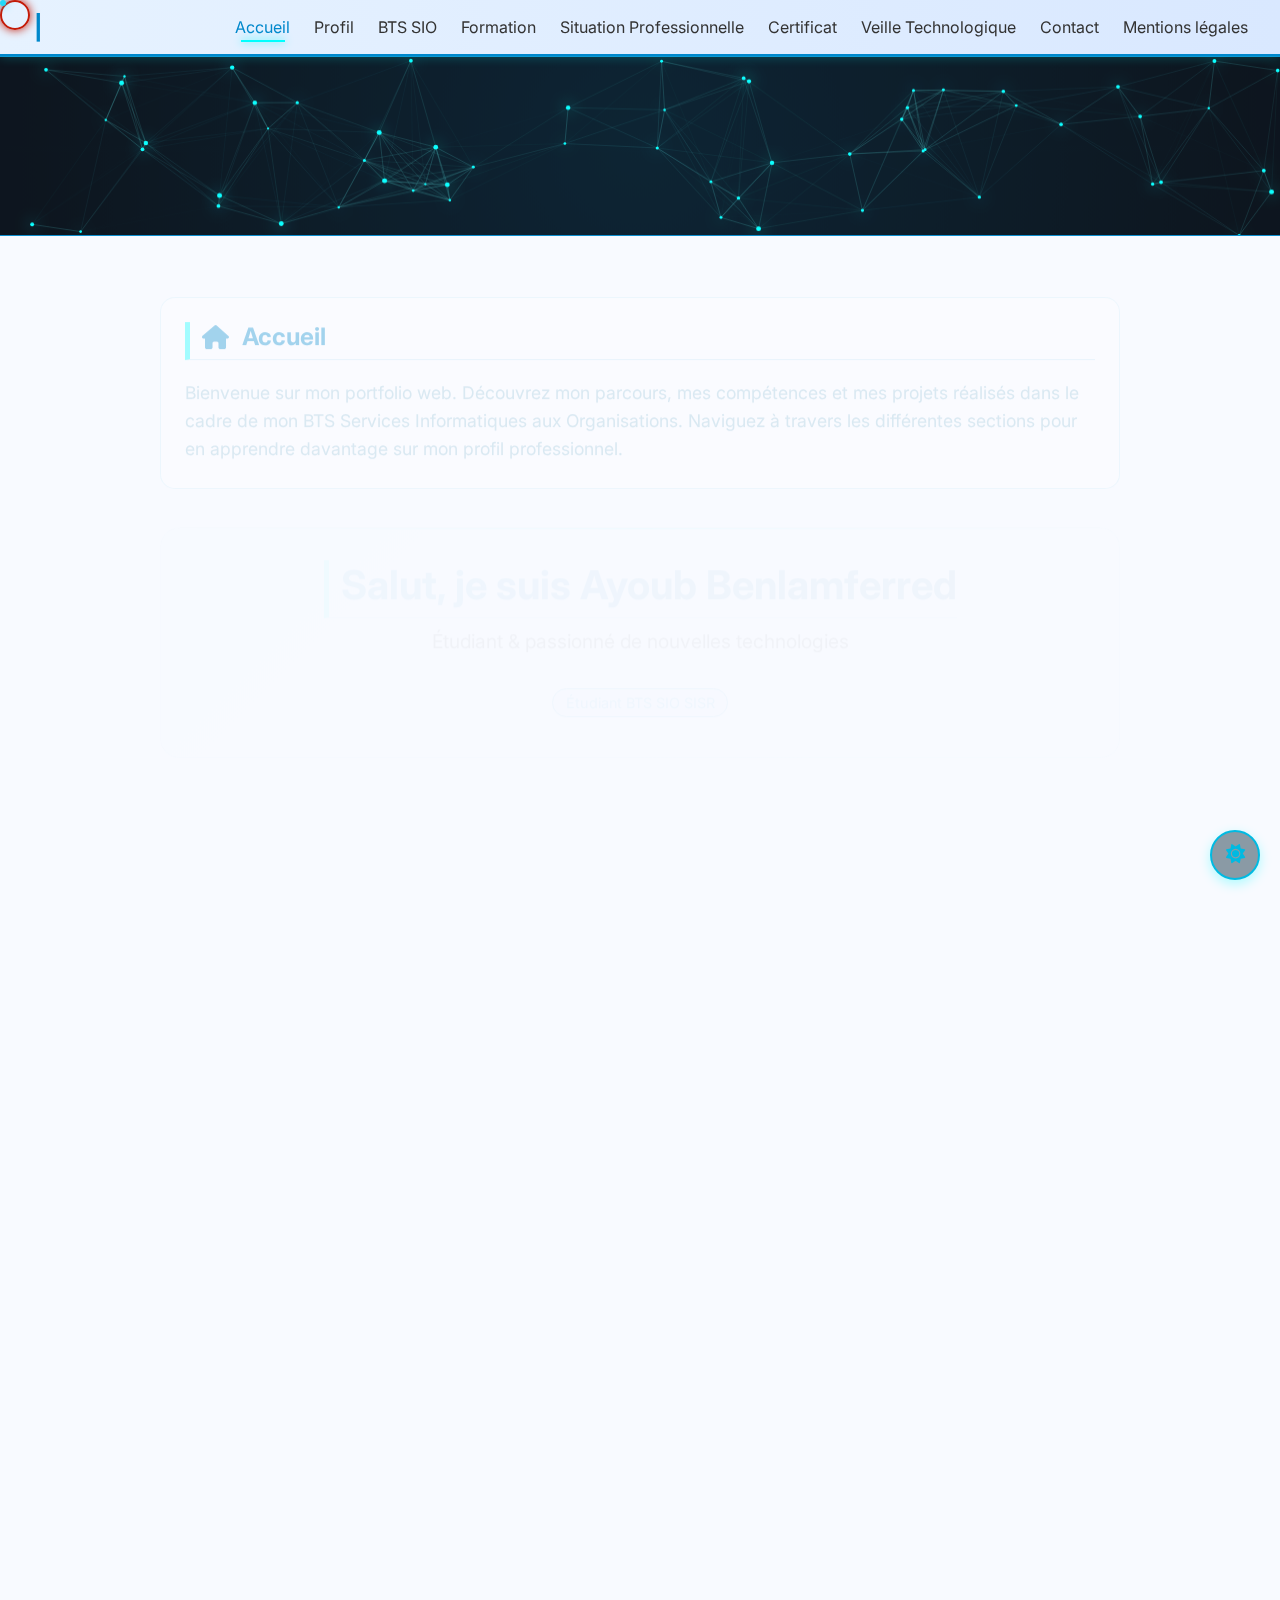
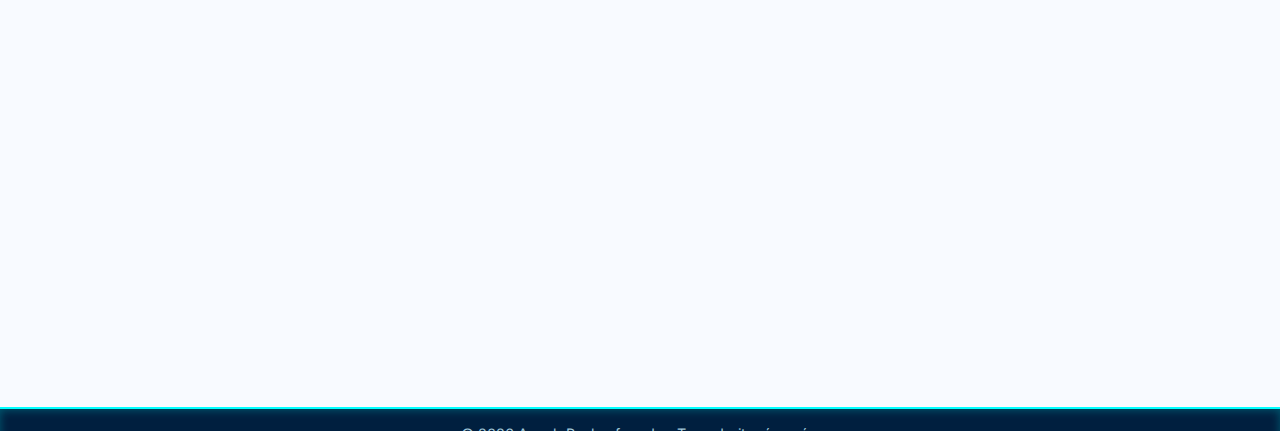
<file: index.html>
<!DOCTYPE html>
<html lang="fr">
  <head>
    <meta charset="UTF-8" />
    <meta http-equiv="refresh" content="0; URL=pages/accueil.html" />
    <title>Redirection...</title>
  </head>
  <body>
    <p>Redirection vers la page d'accueil...</p>
  </body>
</html>
</file>
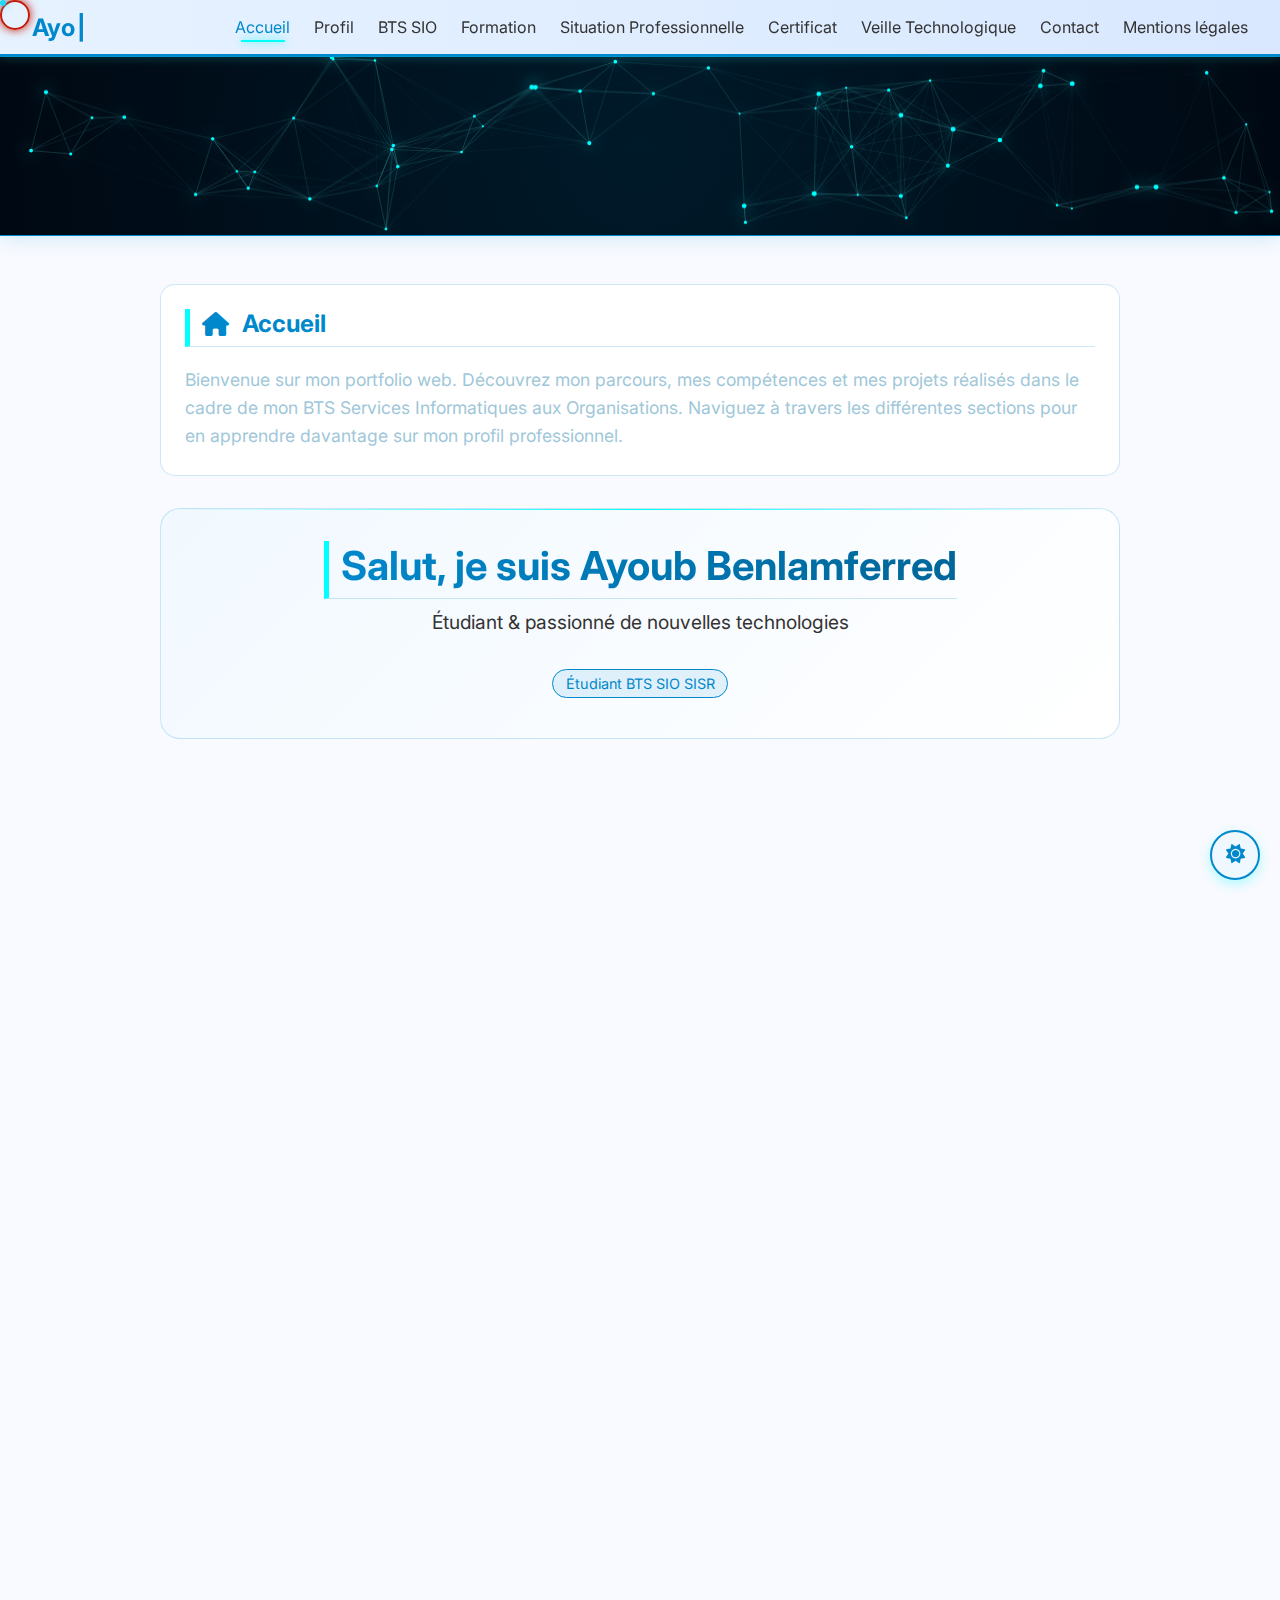
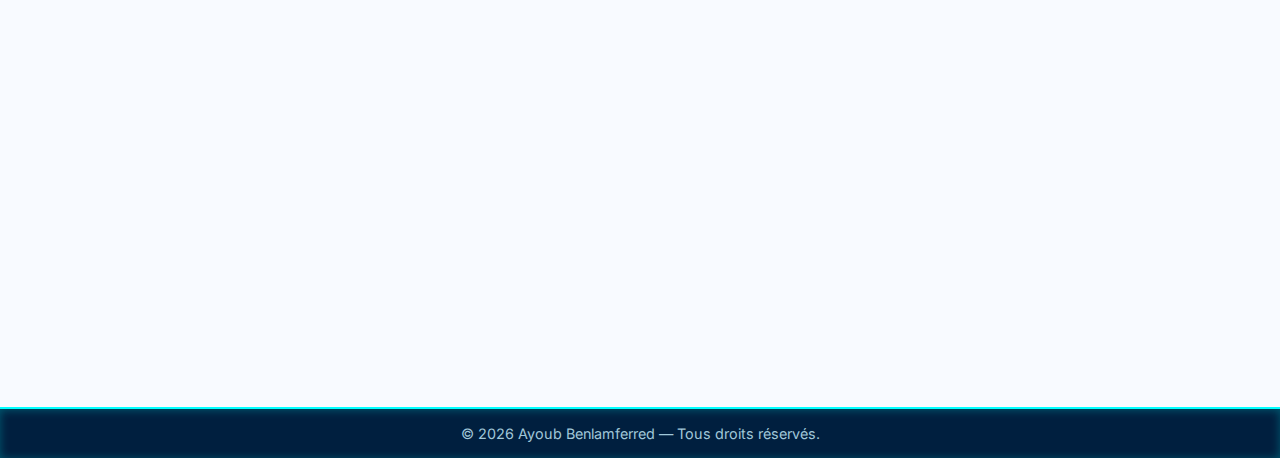
<file: pages/accueil.html>
<!DOCTYPE html>
<html lang="fr">
<head>
  <meta charset="UTF-8" />
  <meta name="viewport" content="width=device-width, initial-scale=1" />
  <title data-i18n="title">Ayoub Benlamferred - Portfolio</title>
  <meta name="description" data-i18n="meta_desc" content="Portfolio web d'Ayoub Benlamferred : découvrez son parcours, compétences, projets et certifications.">

  <link rel="stylesheet" href="../css/style.css" />
  <link rel="icon" href="../fav/favicon.ico" type="image/x-icon" />
  <link href="https://fonts.googleapis.com/css2?family=Inter&display=swap" rel="stylesheet" />
  <link rel="stylesheet" href="https://cdnjs.cloudflare.com/ajax/libs/font-awesome/6.5.0/css/all.min.css" crossorigin="anonymous" referrerpolicy="no-referrer" />
  <style>
    :root {
      --primary: #00ffff;
      --primary-light: rgba(0, 255, 255, 0.1);
      --primary-dark: #00a8ff;
      --bg-dark: #001a2a;
      --bg-card: rgba(0, 40, 70, 0.8);
      --text-light: #a0c7d9;
      --text-lighter: #cce7ff;
      --transition-speed: 0.3s;
    }

    [data-theme="light"] {
      --primary: #0088cc;
      --primary-light: rgba(0, 136, 204, 0.1);
      --primary-dark: #006699;
      --bg-dark: #f8faff;
      --bg-card: rgba(255, 255, 255, 0.9);
      --text-light: #333333;
      --text-lighter: #000000;
    }

    /* Application du thème clair au body */
    [data-theme="light"] body {
      background-color: var(--bg-dark);
      color: var(--text-light);
    }

    /* Navigation thème clair */
    [data-theme="light"] nav {
      background: linear-gradient(90deg, #e6f2ff, #d9e8ff);
      border-bottom: 2px solid var(--primary);
    }

    [data-theme="light"] .nav-brand {
      color: var(--primary);
    }

    [data-theme="light"] nav ul li a {
      color: var(--text-light);
    }

    [data-theme="light"] nav ul li.active a,
    [data-theme="light"] nav ul li a:hover {
      color: var(--primary);
    }

    /* Canvas thème clair */
    [data-theme="light"] #networkCanvas {
      background: radial-gradient(ellipse at center, #e6f2ff 0%, #d9e8ff 100%);
      border-top: 1.5px solid var(--primary);
      border-bottom: 1.5px solid var(--primary);
      box-shadow: inset 0 0 60px rgba(0, 136, 204, 0.3), 0 0 20px rgba(0, 136, 204, 0.2);
    }

    /* Styles améliorés pour l'accueil */
    #hero {
      display: flex;
      flex-direction: column;
      align-items: center;
      text-align: center;
      margin-bottom: 3rem;
      padding: 2rem 1rem;
      background: linear-gradient(135deg, rgba(0, 26, 42, 0.9) 0%, rgba(0, 40, 70, 0.9) 100%);
      border-radius: 20px;
      position: relative;
      overflow: hidden;
      margin-top: 1rem;
      border: 1px solid rgba(0, 255, 255, 0.2);
    }
    
    .nav-brand::after {
      content: "|";
      animation: blink 1s step-end infinite;
      margin-left: 2px;
    } 
    
    #hero::before {
      content: '';
      position: absolute;
      top: 0;
      left: 0;
      right: 0;
      height: 1px;
      background: linear-gradient(90deg, transparent, #00ffff, transparent);
    }
    
    #hero h2 {
      font-size: 2.5rem;
      margin-bottom: 0.5rem;
      background: linear-gradient(90deg, var(--primary), var(--primary-dark));
      -webkit-background-clip: text;
      background-clip: text;
      color: transparent;
      font-weight: bold;
    }
    
    #hero p {
      font-size: 1.2rem;
      max-width: 600px;
      margin: 0 auto 1.5rem;
      color: var(--text-light);
    }
    
    .hero-badge {
      display: inline-block;
      background: var(--primary-light);
      border: 1px solid var(--primary);
      color: var(--primary);
      padding: 0.3rem 0.8rem;
      border-radius: 20px;
      font-size: 0.9rem;
      margin: 0.5rem 0;
      animation: pulse 2s infinite;
    }
    
    @keyframes pulse {
      0%, 100% { opacity: 1; }
      50% { opacity: 0.7; }
    }
    
    .cta-container {
      display: flex;
      gap: 1rem;
      margin-top: 1.5rem;
      flex-wrap: wrap;
      justify-content: center;
    }
    
    .cta-btn {
      display: inline-flex;
      align-items: center;
      gap: 0.5rem;
      padding: 0.7rem 1.5rem;
      background: var(--primary-light);
      color: var(--primary);
      border-radius: 8px;
      text-decoration: none;
      font-weight: bold;
      border: 1px solid var(--primary);
      transition: all 0.3s ease;
    }
    
    .cta-btn:hover {
      background: var(--primary);
      color: #001a2a;
      transform: translateY(-2px);
      box-shadow: 0 5px 15px rgba(0, 255, 255, 0.3);
    }
    
    .cta-btn.primary {
      background: var(--primary);
      color: #001a2a;
    }
    
    .cta-btn.primary:hover {
      background: var(--primary-dark);
      border-color: var(--primary-dark);
    }
    
    /* Section styling améliorée */
    main > section {
      background: var(--bg-card);
      border-radius: 15px;
      padding: 1.5rem;
      margin-bottom: 2rem;
      border: 1px solid rgba(0, 255, 255, 0.1);
      transition: transform 0.3s ease, border-color 0.3s ease;
    }
    
    main > section:hover {
      border-color: rgba(0, 255, 255, 0.3);
      transform: translateY(-3px);
    }
    
    main > section h2 {
      display: flex;
      align-items: center;
      gap: 0.8rem;
      font-size: 1.5rem;
      margin-bottom: 1.2rem;
      color: var(--primary);
      border-bottom: 1px solid rgba(0, 255, 255, 0.2);
      padding-bottom: 0.5rem;
    }
    
    main > section h2 i {
      color: var(--primary);
    }
    
    /* Amélioration des grilles */
    .projets-grid, .certifications-grid {
      display: grid;
      grid-template-columns: repeat(auto-fill, minmax(280px, 1fr));
      gap: 1.2rem;
      margin-top: 1rem;
    }
    
    .projet-card, .cert-card {
      background: var(--bg-card);
      color: var(--primary);
      padding: 1.5rem;
      border-radius: 12px;
      text-align: center;
      transition: all 0.3s ease;
      cursor: pointer;
      border: 1px solid rgba(0, 255, 255, 0.1);
      height: 100%;
      display: flex;
      flex-direction: column;
      justify-content: space-between;
    }
    
    .projet-card:hover, .cert-card:hover {
      transform: translateY(-8px);
      box-shadow: 0 10px 25px rgba(0, 255, 255, 0.2);
      border-color: var(--primary);
    }
    
    .projet-card i, .cert-card i {
      font-size: 2.5rem;
      margin-bottom: 1rem;
      color: var(--primary);
    }
    
    .projet-card h3, .cert-card h3 {
      color: var(--primary);
      margin: 0.5rem 0;
      font-size: 1.2rem;
    }
    
    .projet-card p, .cert-card p {
      font-size: 0.9rem;
      color: #88ccff;
      margin-top: 0.5rem;
      line-height: 1.4;
    }
    
    /* Compétences améliorées */
    .skills-container {
      display: flex;
      flex-wrap: wrap;
      gap: 1rem;
      margin-top: 1rem;
    }
    
    .skill-badge {
      background: var(--primary-light);
      padding: 0.8rem 1.2rem;
      border-radius: 25px;
      border: 1px solid rgba(0, 255, 255, 0.3);
      display: flex;
      align-items: center;
      gap: 0.6rem;
      transition: all 0.3s ease;
    }
    
    .skill-badge:hover {
      background: rgba(0, 255, 255, 0.2);
      transform: translateY(-3px);
      border-color: var(--primary);
    }
    
    .skill-badge i {
      color: var(--primary);
    }
    
    /* Timeline améliorée */
    #timeline ul {
      list-style: none;
      padding-left: 0;
    }
    
    #timeline li {
      position: relative;
      padding-left: 2rem;
      margin-bottom: 1.2rem;
      color: var(--text-light);
    }
    
    #timeline li::before {
      content: '';
      position: absolute;
      left: 0;
      top: 0.5rem;
      width: 10px;
      height: 10px;
      border-radius: 50%;
      background: var(--primary);
      box-shadow: 0 0 10px var(--primary);
    }
    
    #timeline li::after {
      content: '';
      position: absolute;
      left: 4px;
      top: 1.5rem;
      width: 2px;
      height: calc(100% + 0.5rem);
      background: rgba(0, 255, 255, 0.3);
    }
    
    #timeline li:last-child::after {
      display: none;
    }
    
    /* Citation améliorée */
    #citation blockquote {
      font-size: 1.2rem;
      font-style: italic;
      color: var(--text-light);
      text-align: center;
      padding: 1.5rem;
      border-left: 3px solid var(--primary);
      background: var(--primary-light);
      border-radius: 10px;
      margin: 0;
    }
    
    /* Interêts améliorés */
    #interets ul {
      list-style: none;
      padding-left: 0;
      display: grid;
      grid-template-columns: repeat(auto-fill, minmax(250px, 1fr));
      gap: 1rem;
    }
    
    #interets li {
      background: var(--bg-card);
      padding: 1rem;
      border-radius: 10px;
      border-left: 3px solid var(--primary);
      color: var(--text-light);
      transition: all 0.3s ease;
    }
    
    #interets li:hover {
      background: rgba(0, 40, 70, 0.8);
      transform: translateX(5px);
    }
    
    /* Objectifs améliorés */
    #objectifs p {
      color: var(--text-light);
      line-height: 1.7;
      padding: 1rem;
      background: var(--primary-light);
      border-radius: 10px;
      border-left: 3px solid var(--primary);
    }
    
    #objectifs strong {
      color: var(--primary);
    }
    
    /* ===== FOOTER - TOUJOURS EN THÈME SOMBRE ===== */
    footer {
      text-align: center;
      padding: 1rem 0;
      background-color: #001f3f !important; /* Force le thème sombre */
      border-top: 2px solid #00ffff !important;
      color: #a0c7d9 !important;
      margin-top: 2rem;
    }
    
    /* EMPÊCHE LE THÈME CLAIR DE MODIFIER LE FOOTER */
    [data-theme="light"] footer {
      /* Aucune modification - reste en thème sombre */
      background-color: #001f3f !important;
      border-top: 2px solid #00ffff !important;
      color: #a0c7d9 !important;
    }
    
    /* Thème clair pour sections */
    [data-theme="light"] main > section {
      background: var(--bg-card);
      border: 1px solid rgba(0, 136, 204, 0.2);
    }
    
    [data-theme="light"] main > section:hover {
      border-color: rgba(0, 136, 204, 0.4);
    }
    
    [data-theme="light"] main > section h2 {
      border-bottom: 1px solid rgba(0, 136, 204, 0.2);
    }
    
    [data-theme="light"] #hero {
      background: linear-gradient(135deg, rgba(240, 248, 255, 0.95) 0%, rgba(255, 255, 255, 0.95) 100%);
      border: 1px solid rgba(0, 136, 204, 0.2);
    }
    
    [data-theme="light"] .hero-badge {
      background: rgba(0, 136, 204, 0.1);
      border: 1px solid #0088cc;
      color: #0088cc;
    }
    
    [data-theme="light"] .skill-badge {
      border: 1px solid rgba(0, 136, 204, 0.3);
    }
    
    [data-theme="light"] #interets li {
      background: rgba(255, 255, 255, 0.9);
      color: var(--text-light);
    }
    
    /* Animation d'apparition */
    @keyframes fadeInUp {
      from {
        opacity: 0;
        transform: translateY(20px);
      }
      to {
        opacity: 1;
        transform: translateY(0);
      }
    }
    
    main > section {
      animation: fadeInUp 0.6s ease forwards;
      opacity: 0;
    }
    
    main > section:nth-child(2) { animation-delay: 0.1s; }
    main > section:nth-child(3) { animation-delay: 0.2s; }
    main > section:nth-child(4) { animation-delay: 0.3s; }
    main > section:nth-child(5) { animation-delay: 0.4s; }
    main > section:nth-child(6) { animation-delay: 0.5s; }
    main > section:nth-child(7) { animation-delay: 0.6s; }
    main > section:nth-child(8) { animation-delay: 0.7s; }
    main > section:nth-child(9) { animation-delay: 0.8s; }
    
    /* Responsive */
    @media (max-width: 768px) {
      #hero h2 {
        font-size: 2rem;
      }
      
      .projets-grid, .certifications-grid {
        grid-template-columns: 1fr;
      }
      
      #interets ul {
        grid-template-columns: 1fr;
      }
      
      .cta-container {
        flex-direction: column;
        align-items: center;
      }
      
      .cta-btn {
        width: 100%;
        justify-content: center;
      }
    }
  </style>
</head>
<body>

 




  <nav>
    <div class="nav-brand" id="animated-name"></div>

    <button class="nav-toggle" aria-label="Menu" aria-expanded="false" aria-controls="nav-menu">
      <i class="fas fa-bars"></i>
    </button>
    <ul id="nav-menu">
      <li class="active"><a href="accueil.html" data-i18n="nav_accueil">Accueil</a></li>
      <li><a href="profil.html" data-i18n="nav_profil">Profil</a></li>
      <li><a href="bts-sio.html" data-i18n="nav_bts">BTS SIO</a></li>
       <li><a href="formation.html">Formation</a></li>
      <li><a href="situation-professionnelle.html" data-i18n="nav_situation">Situation Professionnelle</a></li>
      <li><a href="certificat.html" data-i18n="nav_gestion">Certificat</a></li>
      <li><a href="veille-technologique.html" data-i18n="nav_veille">Veille Technologique</a></li>
      <li><a href="contact.html" data-i18n="nav_contact">Contact</a></li>
      <li><a href="mentions-legales.html" data-i18n="nav_mentions">Mentions légales</a></li>
    </ul>
  </nav>

  <canvas id="networkCanvas"></canvas>

  <main>
    <!-- Section Introduction -->
    <section id="accueil" class="visible">
      <h2><i class="fas fa-home"></i> <span data-i18n="accueil_titre">Accueil</span></h2>
      <p data-i18n="accueil_texte">
        Bienvenue sur mon portfolio web. Découvrez mon parcours, mes compétences et mes projets réalisés dans le cadre de mon BTS Services Informatiques aux Organisations. Naviguez à travers les différentes sections pour en apprendre davantage sur mon profil professionnel.
      </p>
    </section>

    <!-- Hero animé amélioré -->
    <section id="hero" class="visible">
      <h2 data-i18n="hero_titre">Salut, je suis Ayoub Benlamferred</h2>
      <p data-i18n="hero_texte">Étudiant & passionné de nouvelles technologies</p>
      <div class="hero-badge">Étudiant BTS SIO SISR </div>
      
    </section>

    <!-- Citation / devise améliorée -->
    <section id="citation" class="visible">
      <blockquote data-i18n="citation_texte">
        "L'apprentissage ne s'arrête jamais, et chaque projet est une opportunité d'évoluer. La technologie est un langage universel qui connecte les idées aux solutions."
      </blockquote>
    </section>

    <!-- Mini-timeline parcours améliorée -->
    <section id="timeline" class="visible">
      <h2><i class="fas fa-briefcase"></i> <span data-i18n="timeline_titre">Mon parcours Scolaire BTS</span></h2>
      <ul data-i18n="timeline_liste">
        <li><strong>2024-2026</strong> - BTS SIO SISR (en cours)</li>
        <li><strong>2025-2026</strong> - Stage de 6 semaines - Projet infrastructure réseau </li>
        <li><strong>2024-2025</strong> - Stage de 6 semaines - Administration réseau & support PME</li>
      </ul>
    </section>

  

    <!-- Compétences techniques simplifiées -->
<section id="competences" class="visible">
  <h2><i class="fas fa-cogs"></i> <span data-i18n="competences_titre">Mes compétences techniques</span></h2>
  <div class="skills-container">
   
    
    <div class="skill-badge">
      <i class="fas fa-network-wired"></i> Réseaux TCP/IP & Pfsense
    </div>
    <div class="skill-badge">
      <i class="fas fa-terminal"></i> Commandes de base Windows & Linux
    </div>
    <div class="skill-badge">
      <i class="fas fa-cloud"></i> Virtualisation (VMware)
    </div>
  
  </div>
</section>


   <!-- Intérêts / passions simplifiés -->
<section id="interets" class="visible">
  <h2><i class="fas fa-heart"></i> <span data-i18n="interets_titre">Mes passions & centres d'intérêt</span></h2>
  <ul data-i18n="interets_liste">
    <li>Cybersécurité et protection des données</li>
    <li>Réseaux et infrastructure informatique</li>
    <li>Virtualisation & machines virtuelles</li>
  </ul>
</section>



    <!-- Objectifs professionnels améliorés -->
    <section id="objectifs" class="visible">
      <h2><i class="fas fa-bullseye"></i> <span data-i18n="objectifs_titre">Mes objectifs professionnels</span></h2>
      <p style="color: #a0c7d9; line-height: 1.6;">
        À moyen terme : devenir <strong>administrateur systèmes et réseaux</strong> avec une spécialisation en cybersécurité et cloud computing.<br><br>
        À long terme : évoluer vers un poste d'<strong>architecte réseau</strong> ou <strong>expert en sécurité informatique</strong>.
      </p>
    </section>
  </main>

<!-- BOUTONS DE CONTRÔLE DE PAGE -->
<div class="page-controls">
  <button class="control-btn theme-toggle" id="themeToggle" aria-label="Changer le thème">
    <i class="fas fa-moon"></i>
    <span class="sr-only">Changer le thème</span>
  </button>
  <button class="control-btn" id="backToTop" aria-label="Retour en haut de la page">
    <i class="fas fa-arrow-up"></i>
    <span class="sr-only">Retour en haut</span>
  </button>
</div>
  <footer>
    <p>&copy; <span id="year"></span> Ayoub Benlamferred — <span data-i18n="footer">Tous droits réservés.</span></p>
    
    
    </p>
  </footer>

  <script src="../js/script.js"></script>
  <script>
    // =========================
    // INITIALISATION DE L'ANNEE
    // =========================
    document.addEventListener('DOMContentLoaded', () => {
      const yearEl = document.getElementById('year');
      if (yearEl) yearEl.textContent = new Date().getFullYear();
    });

    // =========================
    // ANIMATION DU NOM (UNE SEULE FOIS)
    // =========================
    let nameAnimated = false;
    function animateName() {
      if (nameAnimated) return;
      const fullName = "Ayoub Benlamferred";
      const nameElement = document.getElementById('animated-name');
      if (!nameElement) return;
      let i = 0;
      function typeWriter() {
        if (i < fullName.length) {
          nameElement.textContent = fullName.substring(0, i + 1);
          i++;
          setTimeout(typeWriter, 250);
        }
      }
      setTimeout(typeWriter, 250);
      nameAnimated = true;
    }

    // =========================
    // MENU BURGER
    // =========================
    function setupMenu() {
      const toggleBtn = document.querySelector('.nav-toggle');
      const navMenu = document.getElementById('nav-menu');
      if (!toggleBtn || !navMenu) return;
      toggleBtn.addEventListener('click', () => {
        const isExpanded = toggleBtn.getAttribute('aria-expanded') === 'true';
        navMenu.classList.toggle('active');
        toggleBtn.setAttribute('aria-expanded', !isExpanded);
      });
    }

    // =========================
    // ANIMATION AU DÉFILEMENT
    // =========================
    function setupScrollAnimations() {
      const observer = new IntersectionObserver((entries) => {
        entries.forEach(entry => {
          if (entry.isIntersecting) {
            entry.target.classList.add('visible');
          }
        });
      }, { threshold: 0.1 });
      
      // Observer toutes les sections
      document.querySelectorAll('main > section').forEach(section => {
        observer.observe(section);
      });
    }

    // =========================
    // INITIALISATION
    // =========================
    document.addEventListener('DOMContentLoaded', () => {
      animateName();
      setupMenu();
      setupScrollAnimations();

      // Initialisation de l'année
      const yearEl = document.getElementById('year');
      if (yearEl) yearEl.textContent = new Date().getFullYear();
      
      // Animation au clic sur les cartes
      document.querySelectorAll('.projet-card, .cert-card').forEach(card => {
        card.addEventListener('click', function(e) {
          if (!e.target.closest('a')) {
            this.style.transform = 'scale(0.98)';
            setTimeout(() => {
              this.style.transform = '';
            }, 150);
          }
        });
      });
    });



    
  </script>
</body>
</html>
</file>
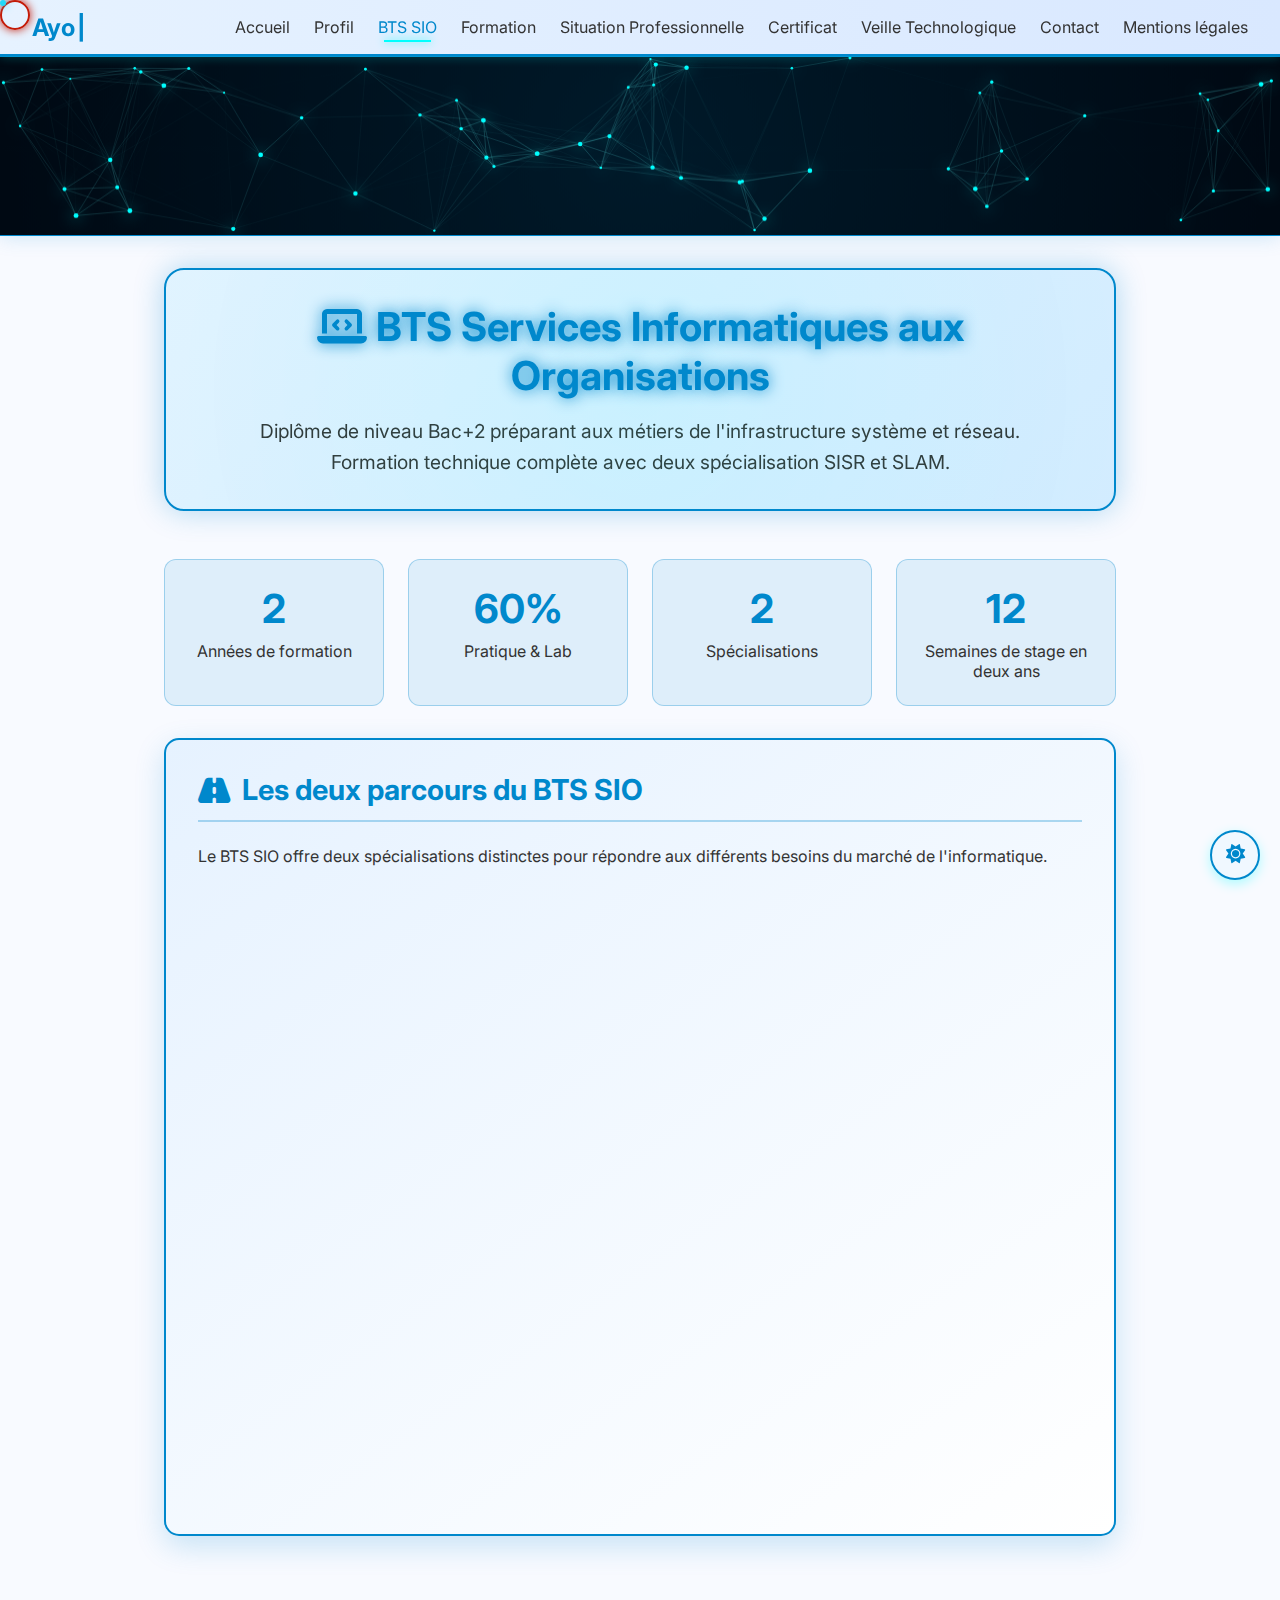
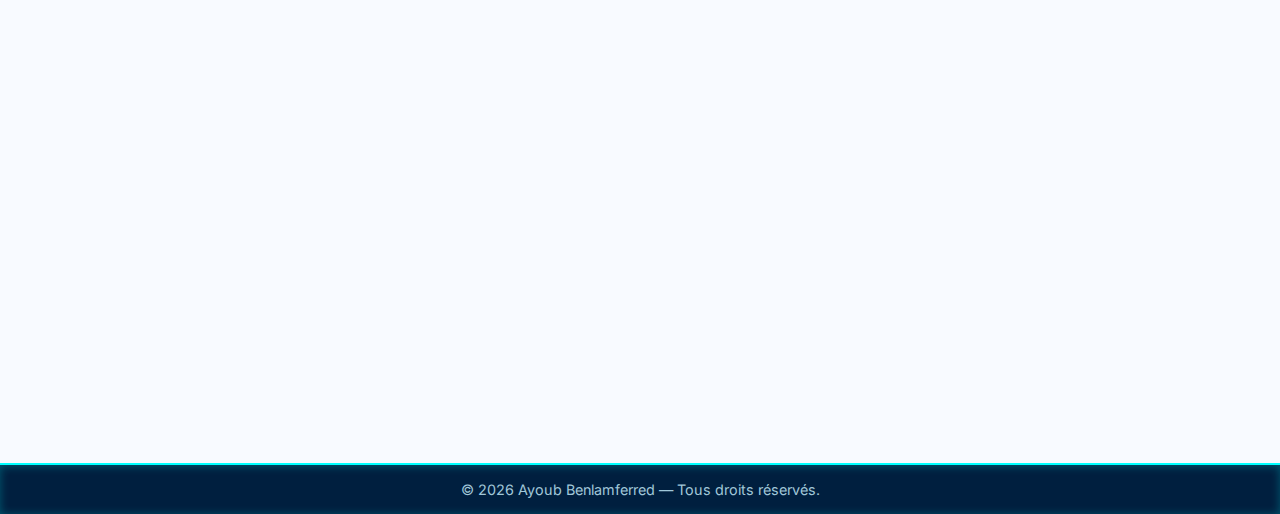
<file: pages/bts-sio.html>
<!DOCTYPE html>
<html lang="fr">
<head>
  <meta charset="UTF-8" />
  <meta name="viewport" content="width=device-width, initial-scale=1" />
  <meta name="description" content="Portfolio de Ayoub Benlamferred, étudiant en BTS SIO">
  <title>Ayoub Benlamferred - BTS SIO</title>

  <link rel="stylesheet" href="../css/style.css" />
  <link rel="icon" href="../fav/favicon.ico" type="image/x-icon" />
  <link href="https://fonts.googleapis.com/css2?family=Inter&display=swap" rel="stylesheet" />

  <!-- FontAwesome pour icônes -->
  <link
    rel="stylesheet"
    href="https://cdnjs.cloudflare.com/ajax/libs/font-awesome/6.5.0/css/all.min.css"
    crossorigin="anonymous"
    referrerpolicy="no-referrer"
  />

<style>
    /* Animation du nom dans la navbar */
    .nav-brand {
      position: relative;
      white-space: nowrap;
    }
    .nav-brand::after {
      content: "|";
      animation: blink 1s step-end infinite;
      margin-left: 2px;
    }
    @keyframes blink {
      from, to { opacity: 1; }
      50% { opacity: 0; }
    }

    /* Menu mobile */
    @media (max-width: 768px) {
      #nav-menu {
        display: none;
      }
      #nav-menu.active {
        display: block;
      }
    }

    /* ===== VARIABLES CSS POUR THÈME CLAIR/SOMBRE ===== */
    :root {
      --primary: #00ffff;
      --primary-light: rgba(0, 255, 255, 0.1);
      --primary-dark: #00a8ff;
      --bg-dark: #001a2a;
      --bg-card: rgba(0, 40, 70, 0.8);
      --text-light: #a0c7d9;
      --text-lighter: #cce7ff;
      --transition-speed: 0.3s;
      --sisr-color: #00ffff;
      --slam-color: #00ff88;
    }

    [data-theme="light"] {
      --primary: #0088cc;
      --primary-light: rgba(0, 136, 204, 0.1);
      --primary-dark: #006699;
      --bg-dark: #f8faff;
      --bg-card: rgba(255, 255, 255, 0.95);
      --text-light: #333333;
      --text-lighter: #000000;
      --sisr-color: #0088cc;
      --slam-color: #009900;
    }

    /* Application du thème clair */
    [data-theme="light"] body {
      background-color: var(--bg-dark);
      color: var(--text-light);
    }

    [data-theme="light"] nav {
      background: linear-gradient(90deg, #e6f2ff, #d9e8ff);
      border-bottom: 2px solid var(--primary);
    }

    [data-theme="light"] .nav-brand {
      color: var(--primary);
    }

    [data-theme="light"] nav ul li a {
      color: var(--text-light);
    }

    [data-theme="light"] nav ul li.active a,
    [data-theme="light"] nav ul li a:hover {
      color: var(--primary);
    }

    [data-theme="light"] #networkCanvas {
      background: radial-gradient(ellipse at center, #e6f2ff 0%, #d9e8ff 100%);
      border-top: 1.5px solid var(--primary);
      border-bottom: 1.5px solid var(--primary);
      box-shadow: inset 0 0 60px rgba(0, 136, 204, 0.3), 0 0 20px rgba(0, 136, 204, 0.2);
    }

    /* Conteneur principal */
    .bts-container {
      max-width: 1000px;
      margin: 2rem auto;
      padding: 0 1.5rem;
    }

    /* Header stylisé */
    .bts-header {
      text-align: center;
      margin-bottom: 3rem;
      padding: 2rem;
      background: linear-gradient(135deg, rgba(0, 31, 63, 0.9), rgba(0, 60, 120, 0.9));
      border-radius: 20px;
      border: 2px solid var(--primary);
      box-shadow: 0 0 30px rgba(0, 255, 255, 0.5);
      position: relative;
      overflow: hidden;
    }

    [data-theme="light"] .bts-header {
      background: linear-gradient(135deg, rgba(230, 242, 255, 0.95), rgba(214, 234, 255, 0.95));
      border: 2px solid var(--primary);
      box-shadow: 0 0 30px rgba(0, 136, 204, 0.3);
    }

    .bts-header::before {
      content: "";
      position: absolute;
      top: -50%;
      left: -50%;
      width: 200%;
      height: 200%;
      background: radial-gradient(circle, rgba(0, 255, 255, 0.1) 0%, transparent 70%);
      animation: pulse 8s infinite alternate;
    }

    @keyframes pulse {
      0% { transform: rotate(0deg); }
      100% { transform: rotate(360deg); }
    }

    .bts-header h2 {
      color: var(--primary);
      font-size: 2.5rem;
      margin-bottom: 1rem;
      text-shadow: 0 0 15px var(--primary);
      position: relative;
    }

    .bts-header p {
      color: var(--text-lighter);
      font-size: 1.2rem;
      max-width: 800px;
      margin: 0 auto;
      line-height: 1.6;
    }

    [data-theme="light"] .bts-header p {
      color: var(--text-light);
    }

    /* Cartes stylisées */
    .bts-card {
      background: linear-gradient(145deg, #001f3f, #002b55);
      border-radius: 15px;
      padding: 2rem;
      margin-bottom: 2rem;
      border: 2px solid var(--primary);
      box-shadow: 0 10px 30px rgba(0, 255, 255, 0.2);
      transition: all 0.4s ease;
      position: relative;
      overflow: hidden;
    }

    [data-theme="light"] .bts-card {
      background: linear-gradient(145deg, #e6f2ff, #ffffff);
      border: 2px solid var(--primary);
      box-shadow: 0 10px 30px rgba(0, 136, 204, 0.2);
    }

    .bts-card:hover {
      transform: translateY(-10px);
      box-shadow: 0 20px 40px rgba(0, 255, 255, 0.3);
      border-color: var(--primary-dark);
    }

    [data-theme="light"] .bts-card:hover {
      box-shadow: 0 20px 40px rgba(0, 136, 204, 0.3);
    }

    .bts-card::before {
      content: "";
      position: absolute;
      top: 0;
      left: -100%;
      width: 100%;
      height: 100%;
      background: linear-gradient(90deg, transparent, rgba(0, 255, 255, 0.1), transparent);
      transition: left 0.7s ease;
    }

    .bts-card:hover::before {
      left: 100%;
    }

    .bts-card h3 {
      color: var(--primary);
      font-size: 1.8rem;
      margin-bottom: 1.5rem;
      display: flex;
      align-items: center;
      gap: 12px;
      border-bottom: 2px solid rgba(0, 255, 255, 0.3);
      padding-bottom: 0.8rem;
    }

    [data-theme="light"] .bts-card h3 {
      border-bottom: 2px solid rgba(0, 136, 204, 0.3);
    }

    .bts-card h3 i {
      color: var(--primary);
    }

    /* Grille améliorée */
    .skills-grid {
      display: grid;
      grid-template-columns: repeat(auto-fill, minmax(280px, 1fr));
      gap: 1.2rem;
      margin-top: 1.5rem;
    }

    .skill-item {
      background: rgba(0, 40, 80, 0.6);
      border-radius: 12px;
      padding: 1.2rem;
      border-left: 4px solid var(--primary);
      transition: all 0.3s ease;
      display: flex;
      align-items: center;
      gap: 12px;
    }

    [data-theme="light"] .skill-item {
      background: rgba(230, 242, 255, 0.8);
      border-left: 4px solid var(--primary);
    }

    .skill-item:hover {
      background: rgba(0, 255, 255, 0.1);
      transform: translateX(10px);
      border-left-color: var(--primary-dark);
    }

    [data-theme="light"] .skill-item:hover {
      background: rgba(0, 136, 204, 0.1);
    }

    .skill-icon {
      color: var(--primary);
      font-size: 1.3rem;
      min-width: 30px;
    }

    .skill-text {
      color: var(--text-lighter);
      font-weight: 500;
    }

    [data-theme="light"] .skill-text {
      color: var(--text-light);
    }

    /* Options SIO */
    .options-container {
      display: grid;
      grid-template-columns: repeat(auto-fit, minmax(400px, 1fr));
      gap: 2rem;
      margin: 2rem 0;
    }

    @media (max-width: 768px) {
      .options-container {
        grid-template-columns: 1fr;
      }
    }

    .option-card {
      background: linear-gradient(145deg, #001a33, #002244);
      border-radius: 15px;
      padding: 2rem;
      border: 2px solid;
      transition: all 0.4s ease;
      position: relative;
    }

    [data-theme="light"] .option-card {
      background: linear-gradient(145deg, #e6f2ff, #ffffff);
    }

    .option-card.sisr {
      border-color: var(--sisr-color);
      box-shadow: 0 10px 25px rgba(0, 255, 255, 0.2);
    }

    [data-theme="light"] .option-card.sisr {
      box-shadow: 0 10px 25px rgba(0, 136, 204, 0.2);
    }

    .option-card.slam {
      border-color: var(--slam-color);
      box-shadow: 0 10px 25px rgba(0, 255, 136, 0.2);
    }

    [data-theme="light"] .option-card.slam {
      box-shadow: 0 10px 25px rgba(0, 153, 0, 0.2);
    }

    .option-card:hover {
      transform: translateY(-8px);
    }

    .option-header {
      display: flex;
      align-items: center;
      gap: 15px;
      margin-bottom: 1.5rem;
    }

    .option-icon {
      font-size: 2.5rem;
      color: var(--sisr-color);
    }

    .option-icon.slam {
      color: var(--slam-color);
    }

    .option-title {
      font-size: 1.6rem;
      color: var(--sisr-color);
      margin: 0;
    }

    .option-title.slam {
      color: var(--slam-color);
    }

    .option-desc {
      color: var(--text-lighter);
      line-height: 1.6;
      margin-bottom: 1.5rem;
    }

    [data-theme="light"] .option-desc {
      color: var(--text-light);
    }

    /* Statistiques */
    .stats-container {
      display: grid;
      grid-template-columns: repeat(auto-fit, minmax(200px, 1fr));
      gap: 1.5rem;
      margin: 2rem 0;
    }

    .stat-item {
      background: rgba(0, 255, 255, 0.1);
      border-radius: 12px;
      padding: 1.5rem;
      text-align: center;
      border: 1px solid rgba(0, 255, 255, 0.3);
      transition: transform 0.3s ease;
    }

    [data-theme="light"] .stat-item {
      background: rgba(0, 136, 204, 0.1);
      border: 1px solid rgba(0, 136, 204, 0.3);
    }

    .stat-item:hover {
      transform: scale(1.05);
      background: rgba(0, 255, 255, 0.15);
    }

    [data-theme="light"] .stat-item:hover {
      background: rgba(0, 136, 204, 0.15);
    }

    .stat-number {
      font-size: 2.5rem;
      font-weight: 700;
      color: var(--primary);
      display: block;
      margin-bottom: 0.5rem;
    }

    .stat-label {
      color: var(--text-lighter);
      font-size: 1rem;
    }

    [data-theme="light"] .stat-label {
      color: var(--text-light);
    }

    /* Parcours timeline */
    .timeline {
      position: relative;
      max-width: 800px;
      margin: 3rem auto;
    }

    .timeline::before {
      content: "";
      position: absolute;
      left: 50%;
      transform: translateX(-50%);
      width: 4px;
      height: 100%;
      background: linear-gradient(to bottom, var(--primary), var(--primary-dark));
      border-radius: 2px;
    }

    .timeline-item {
      margin-bottom: 3rem;
      position: relative;
      width: 45%;
    }

    .timeline-item:nth-child(odd) {
      margin-left: 0;
      margin-right: auto;
    }

    .timeline-item:nth-child(even) {
      margin-left: auto;
      margin-right: 0;
    }

    .timeline-content {
      background: rgba(0, 40, 80, 0.8);
      border-radius: 12px;
      padding: 1.5rem;
      border: 2px solid var(--primary);
      position: relative;
    }

    [data-theme="light"] .timeline-content {
      background: rgba(230, 242, 255, 0.9);
      border: 2px solid var(--primary);
    }

    .timeline-content::before {
      content: "";
      position: absolute;
      top: 20px;
      width: 20px;
      height: 20px;
      background: var(--primary);
      border-radius: 50%;
      border: 3px solid #001f3f;
    }

    [data-theme="light"] .timeline-content::before {
      border: 3px solid #ffffff;
    }

    .timeline-item:nth-child(odd) .timeline-content::before {
      right: -46px;
    }

    .timeline-item:nth-child(even) .timeline-content::before {
      left: -46px;
    }

    .timeline-date {
      color: var(--primary);
      font-weight: 600;
      margin-bottom: 0.5rem;
      display: flex;
      align-items: center;
      gap: 8px;
    }

    .timeline-text {
      color: var(--text-lighter);
      line-height: 1.6;
    }

    [data-theme="light"] .timeline-text {
      color: var(--text-light);
    }

    /* Call to action */
    .cta-box {
      text-align: center;
      padding: 3rem;
      background: linear-gradient(135deg, rgba(0, 31, 63, 0.9), rgba(0, 60, 120, 0.9));
      border-radius: 20px;
      border: 2px solid var(--primary);
      margin-top: 3rem;
      box-shadow: 0 0 40px rgba(0, 255, 255, 0.3);
    }

    [data-theme="light"] .cta-box {
      background: linear-gradient(135deg, rgba(230, 242, 255, 0.95), rgba(214, 234, 255, 0.95));
      border: 2px solid var(--primary);
      box-shadow: 0 0 40px rgba(0, 136, 204, 0.3);
    }

    .cta-box h3 {
      color: var(--primary);
      font-size: 2rem;
      margin-bottom: 1.5rem;
    }

    .cta-box p {
      color: var(--text-lighter);
      font-size: 1.2rem;
      max-width: 700px;
      margin: 0 auto 2rem auto;
      line-height: 1.6;
    }

    [data-theme="light"] .cta-box p {
      color: var(--text-light);
    }

    .cta-button {
      display: inline-flex;
      align-items: center;
      gap: 10px;
      background: linear-gradient(90deg, var(--primary), var(--primary-dark));
      color: #001f3f;
      font-weight: 700;
      font-size: 1.1rem;
      padding: 1rem 2rem;
      border-radius: 50px;
      text-decoration: none;
      transition: all 0.3s ease;
      box-shadow: 0 5px 20px rgba(0, 255, 255, 0.4);
    }

    [data-theme="light"] .cta-button {
      background: linear-gradient(90deg, var(--primary), var(--primary-dark));
      color: #ffffff;
      box-shadow: 0 5px 20px rgba(0, 136, 204, 0.4);
    }

    .cta-button:hover {
      transform: translateY(-5px);
      box-shadow: 0 10px 30px rgba(0, 255, 255, 0.6);
      background: linear-gradient(90deg, var(--primary-dark), var(--primary));
    }

    [data-theme="light"] .cta-button:hover {
      box-shadow: 0 10px 30px rgba(0, 136, 204, 0.6);
    }

    /* ===== FOOTER - TOUJOURS EN THÈME SOMBRE ===== */
    footer {
      text-align: center;
      padding: 1rem 0;
      background-color: #001f3f !important; /* Force le thème sombre */
      border-top: 2px solid #00ffff !important;
      color: #a0c7d9 !important;
      margin-top: 2rem;
    }
    
    /* EMPÊCHE LE THÈME CLAIR DE MODIFIER LE FOOTER */
    [data-theme="light"] footer {
      /* Aucune modification - reste en thème sombre */
      background-color: #001f3f !important;
      border-top: 2px solid #00ffff !important;
      color: #a0c7d9 !important;
    }
  </style>
</head>

<body>























  
  <nav>
    <div class="nav-brand" id="animated-name"></div>

    <button class="nav-toggle" aria-label="Menu" aria-expanded="false" aria-controls="nav-menu">
      ☰
    </button>

    <ul id="nav-menu">
      <li><a href="accueil.html">Accueil</a></li>
      <li><a href="profil.html">Profil</a></li>
      <li class="active"><a href="bts-sio.html">BTS SIO</a></li>
        <li><a href="formation.html">Formation</a></li>
      <li><a href="situation-professionnelle.html">Situation Professionnelle</a></li>
       <li><a href="certificat.html" data-i18n="nav_gestion">Certificat</a></li>
      <li><a href="veille-technologique.html">Veille Technologique</a></li>
      <li><a href="contact.html">Contact</a></li>
      <li><a href="mentions-legales.html">Mentions légales</a></li>
    </ul>
  </nav>

  <canvas id="networkCanvas"></canvas>

  <div class="bts-container">
    <!-- Header avec animation -->
    <div class="bts-header">
      <h2><i class="fas fa-laptop-code"></i> BTS Services Informatiques aux Organisations</h2>
      <p>Diplôme de niveau Bac+2 préparant aux métiers de l'infrastructure système et réseau. Formation technique complète avec deux spécialisation SISR et SLAM.</p>
    </div>

    <!-- Statistiques -->
    <div class="stats-container">
      <div class="stat-item">
        <span class="stat-number">2</span>
        <span class="stat-label">Années de formation</span>
      </div>
      <div class="stat-item">
        <span class="stat-number">60%</span>
        <span class="stat-label">Pratique & Lab</span>
      </div>
      <div class="stat-item">
        <span class="stat-number">2</span>
        <span class="stat-label">Spécialisations</span>
      </div>
      <div class="stat-item">
        <span class="stat-number">12</span>
        <span class="stat-label">Semaines de stage en deux ans</span>
      </div>
    </div>

    <!-- Présentation des options -->
    <div class="bts-card">
      <h3><i class="fas fa-road"></i> Les deux parcours du BTS SIO</h3>
      <p>Le BTS SIO offre deux spécialisations distinctes pour répondre aux différents besoins du marché de l'informatique.</p>
      
      <div class="options-container">
        <div class="option-card sisr">
          <div class="option-header">
            <div class="option-icon"><i class="fas fa-server"></i></div>
            <h3 class="option-title">SISR</h3>
          </div>
          <p class="option-desc">
            <strong>Solutions d'Infrastructure, Systèmes et Réseaux</strong><br>
            Spécialisation infrastructure, administration système, réseaux, sécurité et virtualisation. Pour ceux qui veulent gérer et sécuriser les infrastructures informatiques.
          </p>
          <div class="skills-grid">
            <div class="skill-item">
              <div class="skill-icon"><i class="fas fa-shield-alt"></i></div>
              <div class="skill-text">Cybersécurité</div>
            </div>
            <div class="skill-item">
              <div class="skill-icon"><i class="fas fa-network-wired"></i></div>
              <div class="skill-text">Réseaux TCP/IP</div>
            </div>
            <div class="skill-item">
              <div class="skill-icon"><i class="fas fa-cloud"></i></div>
              <div class="skill-text">Virtualisation</div>
            </div>
          </div>
        </div>

        <div class="option-card slam">
          <div class="option-header">
            <div class="option-icon slam"><i class="fas fa-code"></i></div>
            <h3 class="option-title slam">SLAM</h3>
          </div>
          <p class="option-desc">
            <strong>Solutions Logicielles et Applications Métiers</strong><br>
            Spécialisation développement, programmation, bases de données et applications web. Pour ceux qui préfèrent créer des solutions logicielles.
          </p>
          <div class="skills-grid">
            <div class="skill-item">
              <div class="skill-icon"><i class="fas fa-laptop-code"></i></div>
              <div class="skill-text">Développement Web</div>
            </div>
            <div class="skill-item">
              <div class="skill-icon"><i class="fas fa-database"></i></div>
              <div class="skill-text">Bases de données</div>
            </div>
            <div class="skill-item">
              <div class="skill-icon"><i class="fas fa-mobile-alt"></i></div>
              <div class="skill-text">Applications</div>
            </div>
          </div>
        </div>
      </div>
    </div>

    <!-- Pourquoi SISR -->
    <div class="bts-card">
      <h3><i class="fas fa-bullseye"></i> Mon choix : l'option SISR</h3>
      <p>J'ai choisi la spécialisation SISR car elle correspond parfaitement à mes aspirations professionnelles et à mes compétences naturelles.</p>
      
      <div class="skills-grid">
        <div class="skill-item">
          <div class="skill-icon"><i class="fas fa-brain"></i></div>
          <div class="skill-text">Passion pour les réseaux et l'infrastructure</div>
        </div>
        <div class="skill-item">
          <div class="skill-icon"><i class="fas fa-chart-line"></i></div>
          <div class="skill-text">Intérêt pour la cybersécurité en croissance</div>
        </div>
        <div class="skill-item">
          <div class="skill-icon"><i class="fas fa-hands-helping"></i></div>
          <div class="skill-text">Aptitude pour le support et la résolution de problèmes</div>
        </div>
        <div class="skill-item">
          <div class="skill-icon"><i class="fas fa-infinity"></i></div>
          <div class="skill-text">Évolution continue des technologies infrastructure</div>
        </div>
      </div>
    </div>

   <!-- Compétences en développement -->
<div class="bts-card">
  <h3><i class="fas fa-tools"></i> Compétences en cours d'acquisition</h3>
  <p>Dans le cadre de ma formation SISR, je développe actuellement des compétences pratiques en administration système et réseau :</p>
  
  <div class="skills-grid">
    <div class="skill-item">
      <div class="skill-icon"><i class="fab fa-windows"></i></div>
      <div class="skill-text">
        <strong>Windows Server</strong>
        <span class="skill-level">Découverte</span>
        <small>Installation & configuration de base</small>
      </div>
    </div>
    <div class="skill-item">
      <div class="skill-icon"><i class="fab fa-linux"></i></div>
      <div class="skill-text">
        <strong>Linux</strong>
        <span class="skill-level">Apprentissage</span>
        <small>Commandes de base, gestion utilisateurs</small>
      </div>
    </div>
    <div class="skill-item">
      <div class="skill-icon"><i class="fas fa-network-wired"></i></div>
      <div class="skill-text">
        <strong>Réseaux</strong>
        <span class="skill-level">Initiation</span>
        <small>TCP/IP, adressage, sous-réseaux</small>
      </div>
    </div>
    <div class="skill-item">
      <div class="skill-icon"><i class="fas fa-shield-alt"></i></div>
      <div class="skill-text">
        <strong>Sécurité</strong>
        <span class="skill-level">Concepts</span>
        <small>Bonnes pratiques, sensibilisation</small>
      </div>
    </div>
    <div class="skill-item">
      <div class="skill-icon"><i class="fas fa-terminal"></i></div>
      <div class="skill-text">
        <strong>Scripting</strong>
        <span class="skill-level">Débutant</span>
        <small>Bases PowerShell & Bash</small>
      </div>
    </div>
    <div class="skill-item">
      <div class="skill-icon"><i class="fas fa-server"></i></div>
      <div class="skill-text">
        <strong>Virtualisation</strong>
        <span class="skill-level">Exploration</span>
        <small>Découverte Hyper-V, machines virtuelles</small>
      </div>
    </div>
  </div>
  
  <div class="learning-status">
    <i class="fas fa-graduation-cap"></i>
    <span>Ces compétences sont en cours de développement via les projets AP et la formation théorique.</span>
  </div>
</div>

    <!-- Cybersécurité -->
    <div class="bts-card">
      <h3><i class="fas fa-user-shield"></i> Focus Cybersécurité</h3>
      <p>La sécurité informatique est un pilier essentiel de la formation SISR. Voici les outils et techniques abordés.</p>
      
      <div class="skills-grid">
        <div class="skill-item">
          <div class="skill-icon"><i class="fas fa-user-lock"></i></div>
          <div class="skill-text">Politiques de sécurité et conformité RGPD</div>
        </div>
        
        <div class="skill-item">
          <div class="skill-icon"><i class="fas fa-filter"></i></div>
          <div class="skill-text">Configuration de pare-feu et filtrage</div>
        </div>
        
        <div class="skill-item">
          <div class="skill-icon"><i class="fas fa-history"></i></div>
          <div class="skill-text">Sauvegarde et plan de reprise d'activité</div>
        </div>
        <div class="skill-item">
          <div class="skill-icon"><i class="fas fa-key"></i></div>
          <div class="skill-text">Gestion des accès et authentification</div>
        </div>
      </div>
    </div>

    <!-- Timeline parcours -->
   <div class="bts-card">
  <h3><i class="fas fa-calendar-alt"></i> Mon parcours en BTS SIO (2024-2026)</h3>
  <div class="timeline">
    <!-- 1re année -->
    <div class="timeline-item">
      <div class="timeline-content">
        <div class="timeline-date"><i class="fas fa-calendar"></i> 1re année (2024-2025)</div>
        <div class="timeline-text">
          Début de la formation BTS SIO option SISR : bases réseaux et systèmes, premiers projets pratiques (installation de serveurs, configuration Active Directory, virtualisation) et stage de 6 semaines en entreprise.
        </div>
      </div>
    </div>
    <!-- 2e année -->
    <div class="timeline-item">
      <div class="timeline-content">
        <div class="timeline-date"><i class="fas fa-calendar"></i> 2e année (2025-2026)</div>
        <div class="timeline-text">
          Approfondissement cybersécurité, projets complexes, stage de 6 semaines, préparation aux certifications et obtention du diplôme.
        </div>
      </div>
    </div>
  </div>
</div>



   
  </div>
<!-- BOUTONS DE CONTRÔLE DE PAGE -->
<div class="page-controls">
  <button class="control-btn theme-toggle" id="themeToggle" aria-label="Changer le thème">
    <i class="fas fa-moon"></i>
    <span class="sr-only">Changer le thème</span>
  </button>
  <button class="control-btn" id="backToTop" aria-label="Retour en haut de la page">
    <i class="fas fa-arrow-up"></i>
    <span class="sr-only">Retour en haut</span>
  </button>
</div>
  <footer>
    <p>&copy; <span id="year"></span> Ayoub Benlamferred — Tous droits réservés.</p>
  </footer>

  <script src="../js/script.js"></script>

  <script>
    // Animation du nom
    function animateName() {
      const fullName = "Ayoub Benlamferred";
      const nameElement = document.getElementById('animated-name');
      let i = 0;

      function typeWriter() {
        if (i < fullName.length) {
          nameElement.textContent = fullName.substring(0, i + 1);
          i++;
          setTimeout(typeWriter, 250);
        }
      }
      setTimeout(typeWriter, 250);
    }

    // Menu mobile
    function setupMenu() {
      const toggleBtn = document.querySelector('.nav-toggle');
      const navMenu = document.getElementById('nav-menu');

      toggleBtn.addEventListener('click', () => {
        const isExpanded = toggleBtn.getAttribute('aria-expanded') === 'true';
        navMenu.classList.toggle('active');
        toggleBtn.setAttribute('aria-expanded', !isExpanded);
      });
    }

    // Effet d'apparition des cartes
    function animateCards() {
      const cards = document.querySelectorAll('.bts-card, .stat-item, .option-card');
      
      const observer = new IntersectionObserver((entries) => {
        entries.forEach(entry => {
          if (entry.isIntersecting) {
            entry.target.style.opacity = '1';
            entry.target.style.transform = 'translateY(0)';
          }
        });
      }, { threshold: 0.1 });

      cards.forEach(card => {
        card.style.opacity = '0';
        card.style.transform = 'translateY(30px)';
        card.style.transition = 'opacity 0.6s ease, transform 0.6s ease';
        observer.observe(card);
      });
    }

    document.addEventListener('DOMContentLoaded', () => {
      animateName();
      setupMenu();
      animateCards();
      
      // Année automatique
      document.getElementById('year').textContent = new Date().getFullYear();
    });
  </script>

</body>
</html>
</file>
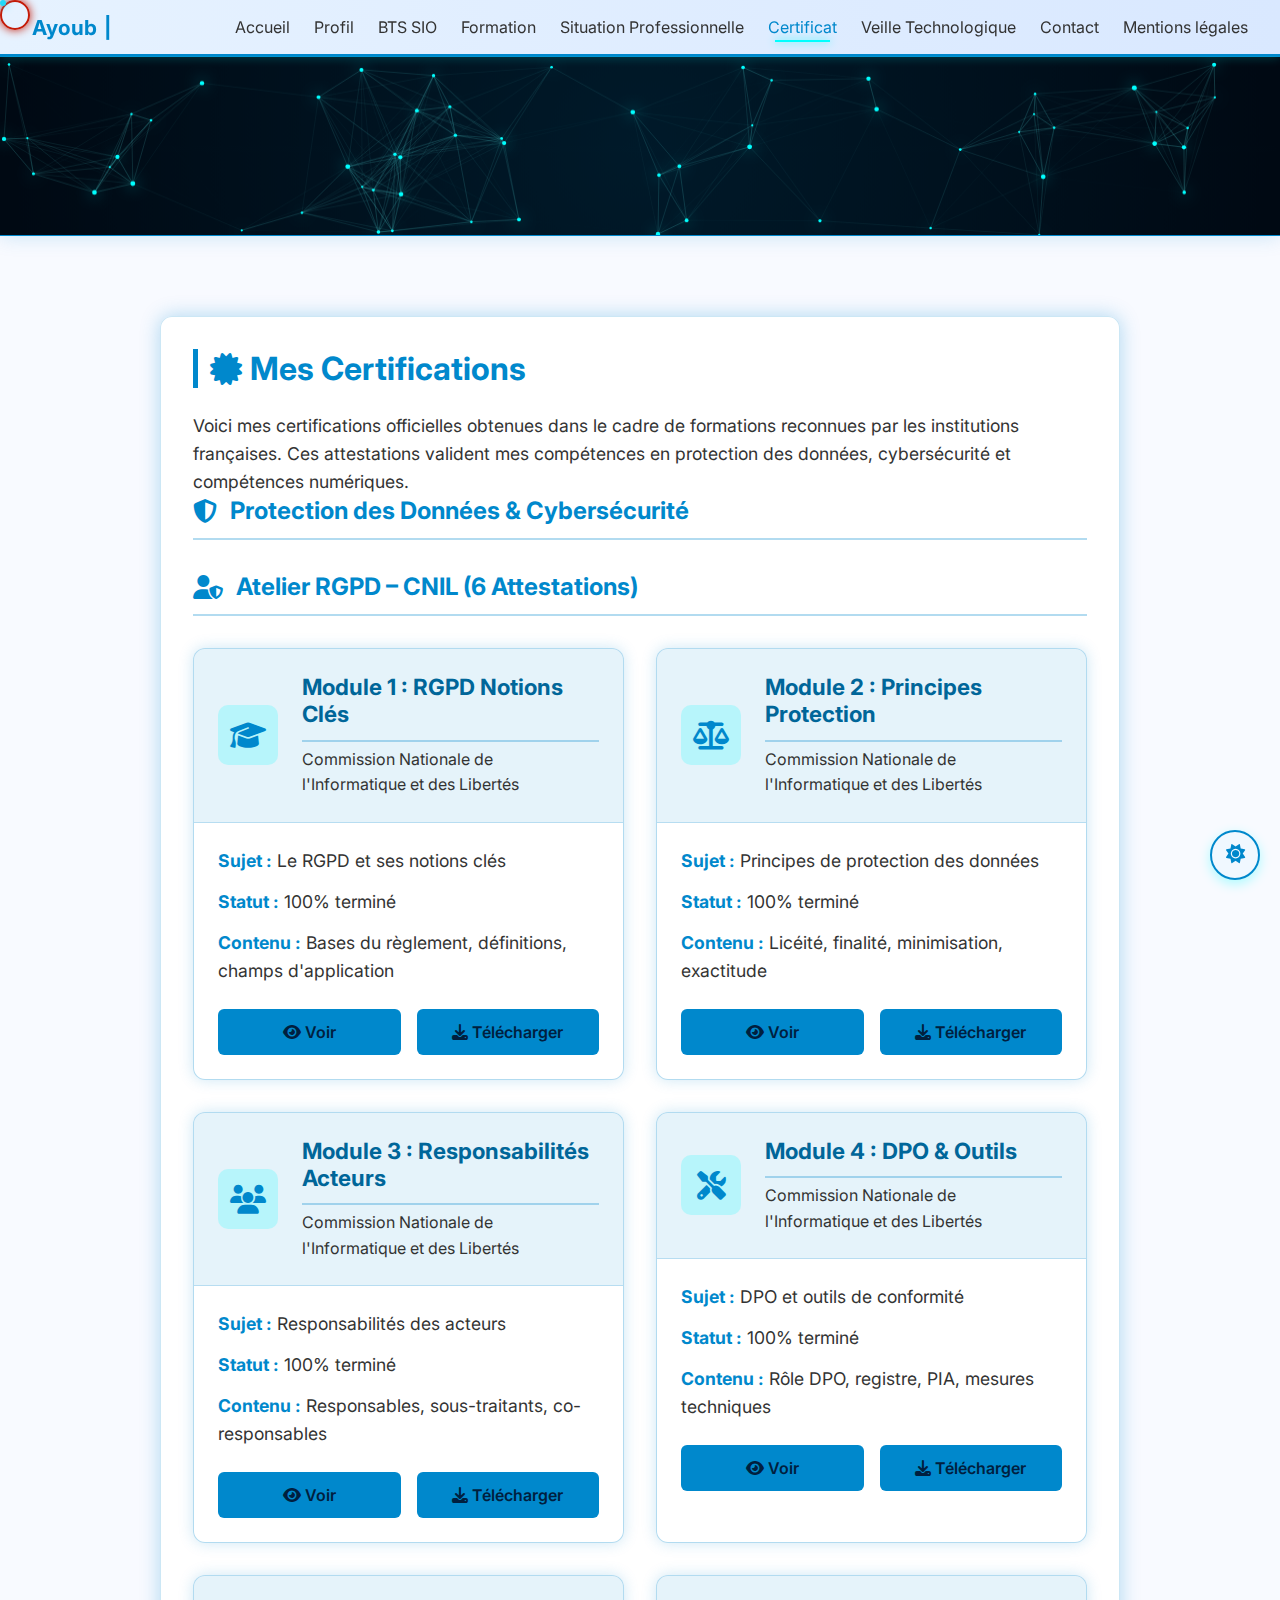
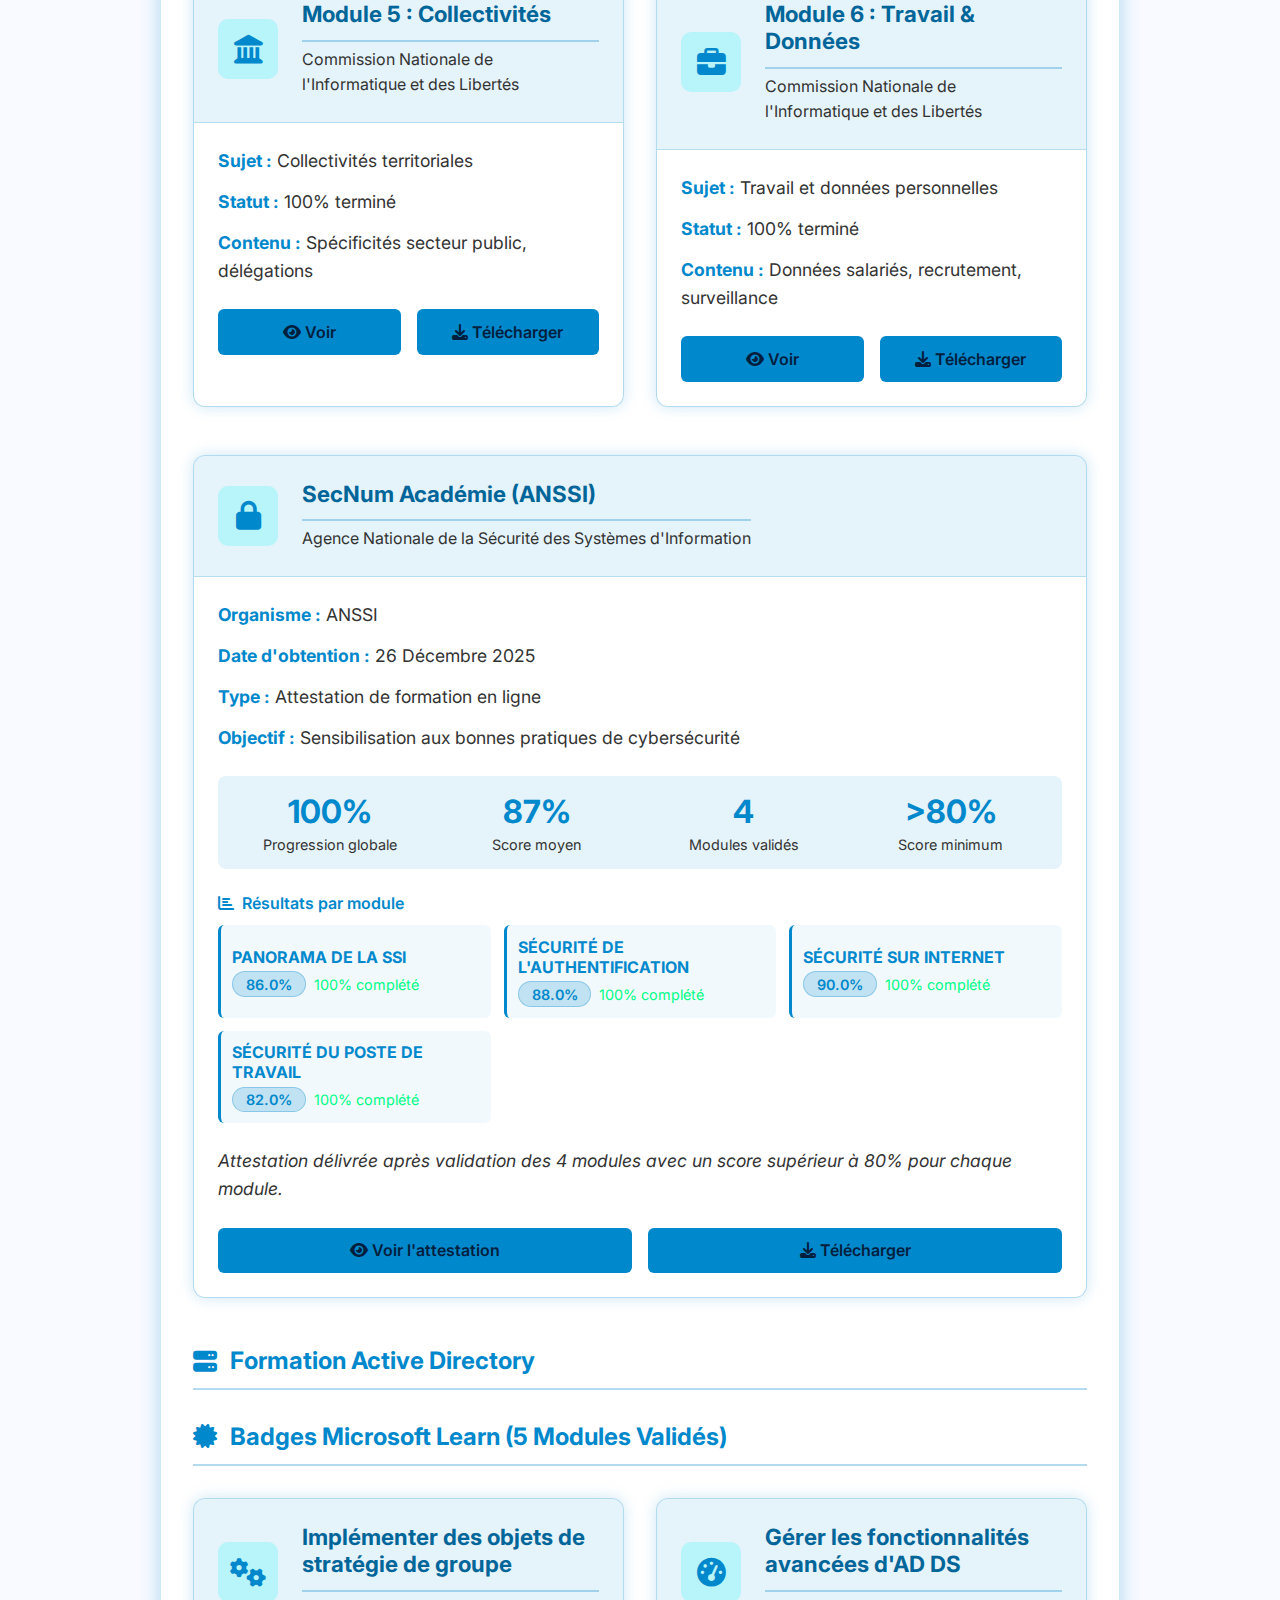
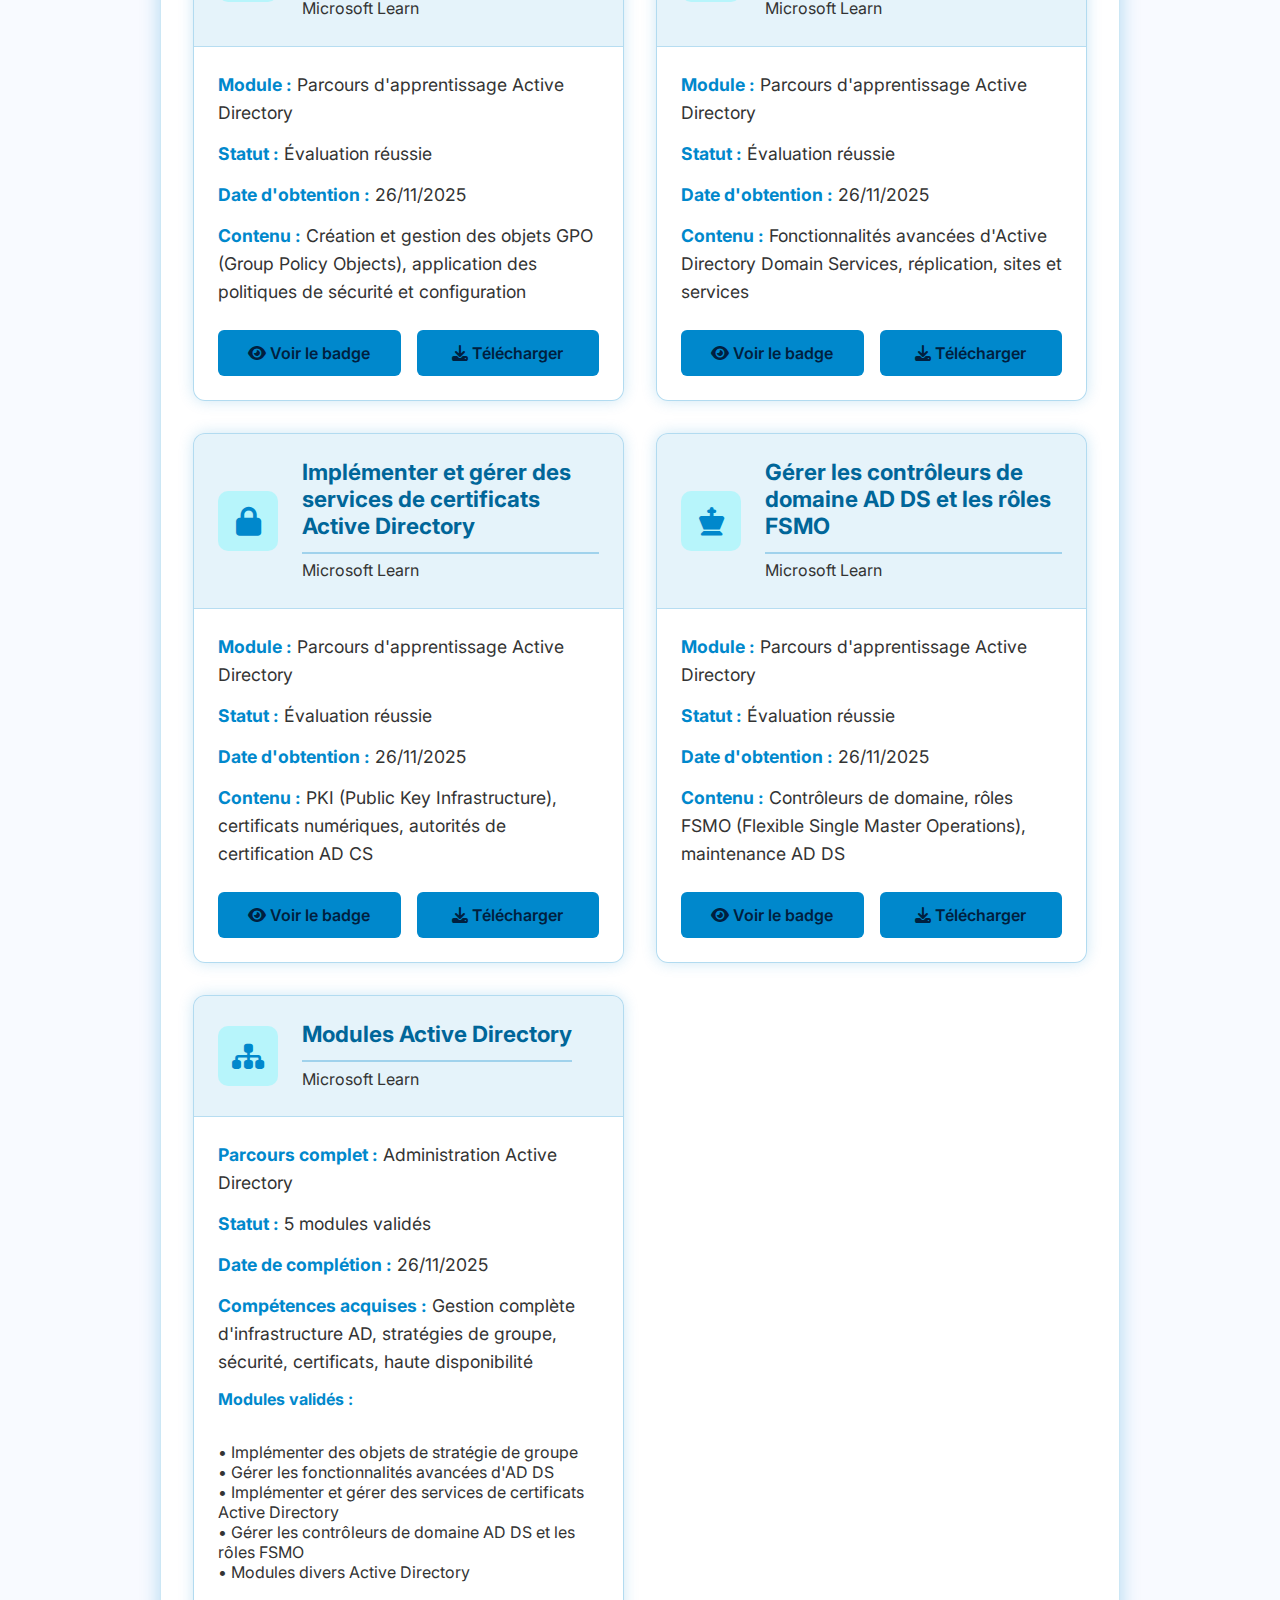
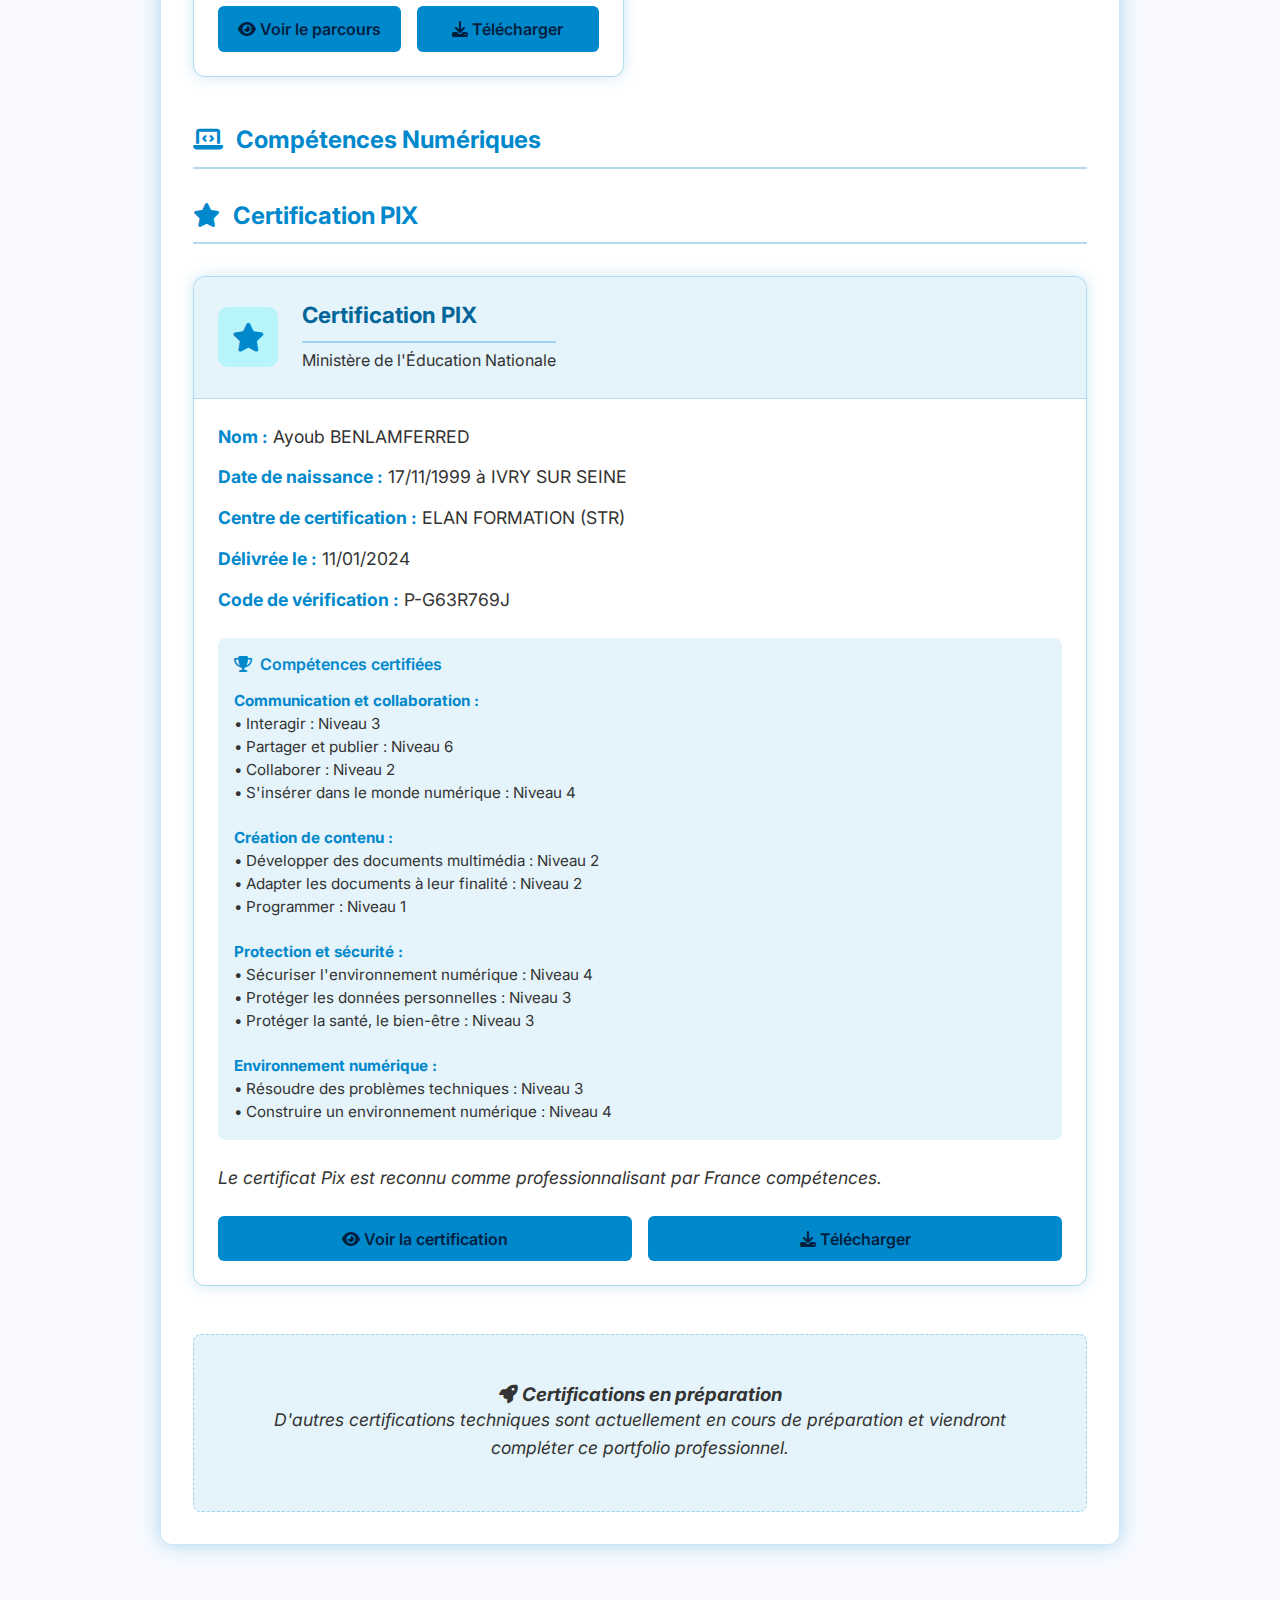
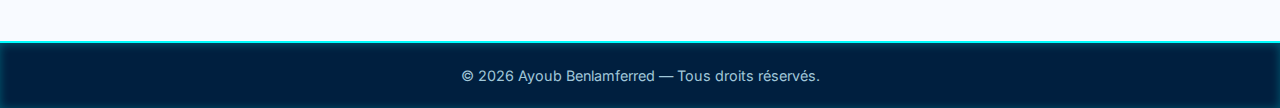
<file: pages/certificat.html>
<!DOCTYPE html>
<html lang="fr">
<head>
  <meta charset="UTF-8">
  <meta name="viewport" content="width=device-width, initial-scale=1">
  <meta name="description" content="Portfolio de Ayoub Benlamferred, étudiant en BTS SIO">
  <title>Ayoub Benlamferred - Certifications</title>
  <link rel="stylesheet" href="../css/style.css">
  <link rel="icon" href="../fav/favicon.ico" type="image/x-icon">
  <link href="https://fonts.googleapis.com/css2?family=Inter&display=swap" rel="stylesheet">
  <link rel="stylesheet" href="https://cdnjs.cloudflare.com/ajax/libs/font-awesome/6.5.0/css/all.min.css" crossorigin="anonymous" referrerpolicy="no-referrer">
 <style>
    /* ===== VARIABLES CSS POUR THÈME CLAIR/SOMBRE ===== */
    :root {
      --primary: #00ffff;
      --primary-light: rgba(0, 255, 255, 0.1);
      --primary-dark: #00a8ff;
      --bg-dark: #000913;
      --bg-card: #0a2a4f;
      --text-light: #a0c7d9;
      --text-lighter: #cce7ff;
      --transition-speed: 0.3s;
    }

    [data-theme="light"] {
      --primary: #0088cc;
      --primary-light: rgba(0, 136, 204, 0.1);
      --primary-dark: #006699;
      --bg-dark: #f8faff;
      --bg-card: rgba(255, 255, 255, 0.95);
      --text-light: #333333;
      --text-lighter: #000000;
    }

    /* Application du thème clair */
    body {
      background-color: var(--bg-dark);
      color: var(--text-light);
    }

    a {
      color: var(--primary-dark);
      text-decoration: none;
      transition: color 0.3s;
    }
    a:hover { color: var(--primary); }
    
    main {
      flex: 1;
      padding: 2rem 1rem;
      max-width: 1200px;
      margin: 0 auto;
    }
    
    section {
      background-color: var(--bg-card);
      border-radius: 12px;
      padding: 2rem;
      margin-bottom: 2rem;
      box-shadow: 0 0 20px rgba(0, 255, 255, 0.5);
      border: 1px solid rgba(0, 255, 255, 0.2);
    }

    [data-theme="light"] section {
      box-shadow: 0 0 20px rgba(0, 136, 204, 0.3);
      border: 1px solid rgba(0, 136, 204, 0.2);
    }
    
    section h2 {
      color: var(--primary);
      font-size: 2rem;
      border-left: 5px solid var(--primary);
      padding-left: 12px;
      margin-bottom: 1.5rem;
      display: flex;
      align-items: center;
      gap: 0.5rem;
    }
    
    section p {
      color: var(--text-light);
      line-height: 1.6;
    }
    
    .cert-category {
      margin-bottom: 3rem;
    }
    
    .cert-category h3 {
      color: var(--primary);
      font-size: 1.5rem;
      border-bottom: 2px solid rgba(0, 255, 255, 0.3);
      padding-bottom: 0.8rem;
      margin-bottom: 2rem;
      display: flex;
      align-items: center;
      gap: 0.8rem;
    }

    [data-theme="light"] .cert-category h3 {
      border-bottom: 2px solid rgba(0, 136, 204, 0.3);
    }
    
    .category-title {
      color: var(--primary) !important;
    }
    
    .cert-grid {
      display: grid;
      grid-template-columns: repeat(auto-fit, minmax(350px, 1fr));
      gap: 2rem;
    }
    
    .cert-card {
      background: var(--bg-card);
      border: 1px solid rgba(0, 255, 255, 0.3);
      border-radius: 12px;
      overflow: hidden;
      box-shadow: 0 0 15px rgba(0, 255, 255, 0.3);
      transition: transform 0.3s, box-shadow 0.3s;
      display: flex;
      flex-direction: column;
      height: 100%;
    }

    [data-theme="light"] .cert-card {
      border: 1px solid rgba(0, 136, 204, 0.3);
      box-shadow: 0 0 15px rgba(0, 136, 204, 0.2);
    }
    
    .cert-card:hover {
      transform: translateY(-5px);
      box-shadow: 0 0 25px rgba(0, 255, 255, 0.5);
      border-color: var(--primary);
    }

    [data-theme="light"] .cert-card:hover {
      box-shadow: 0 0 25px rgba(0, 136, 204, 0.3);
    }
    
    .cert-header {
      display: flex;
      align-items: center;
      padding: 1.5rem;
      background-color: var(--primary-light);
      border-bottom: 1px solid rgba(0, 255, 255, 0.2);
    }

    [data-theme="light"] .cert-header {
      border-bottom: 1px solid rgba(0, 136, 204, 0.2);
    }
    
    .cert-icon {
      width: 60px;
      height: 60px;
      background: rgba(0, 255, 255, 0.2);
      border-radius: 10px;
      display: flex;
      align-items: center;
      justify-content: center;
      margin-right: 1.5rem;
      flex-shrink: 0;
    }
    
    .cert-icon i { 
      font-size: 1.8rem; 
      color: var(--primary); 
    }
    
    .cert-title h3 {
      color: var(--primary-dark);
      font-size: 1.4rem;
      margin: 0 0 0.3rem 0;
    }
    
    .cert-title p {
      color: var(--text-light);
      font-size: 1rem;
      margin: 0;
    }
    
    .cert-content {
      padding: 1.5rem;
      flex: 1;
    }
    
    .cert-summary {
      color: var(--text-light);
      font-size: 1rem;
      margin-bottom: 1.5rem;
    }
    
    .cert-summary p { 
      margin-bottom: 0.8rem; 
    }
    
    .cert-summary strong { 
      color: var(--primary); 
    }
    
    .modules-summary {
      margin: 1.5rem 0;
      padding: 1rem;
      background-color: var(--primary-light);
      border-radius: 8px;
    }
    
    .module-count {
      color: var(--primary);
      font-weight: 600;
      margin-bottom: 1rem;
      display: flex;
      align-items: center;
      gap: 0.5rem;
    }
    
    .module-list {
      color: var(--text-light);
      font-size: 0.95rem;
      line-height: 1.5;
    }
    
    .stats-grid {
      display: grid;
      grid-template-columns: repeat(auto-fit, minmax(150px, 1fr));
      gap: 1rem;
      margin: 1.5rem 0;
      padding: 1rem;
      background-color: var(--primary-light);
      border-radius: 8px;
    }
    
    .stat-item { 
      text-align: center; 
    }
    
    .stat-value {
      color: var(--primary);
      font-size: 2rem;
      font-weight: 700;
      margin-bottom: 0.3rem;
    }
    
    .stat-label {
      color: var(--text-light);
      font-size: 0.9rem;
    }
    
    .modules-container { 
      margin: 1.5rem 0; 
    }
    
    .module-title {
      color: var(--primary);
      font-weight: 600;
      margin-bottom: 0.8rem;
      display: flex;
      align-items: center;
      gap: 0.5rem;
    }
    
    .modules-list {
      display: grid;
      grid-template-columns: repeat(auto-fill, minmax(250px, 1fr));
      gap: 0.8rem;
    }
    
    .module-item {
      display: flex;
      align-items: center;
      padding: 0.7rem;
      background-color: rgba(255, 255, 255, 0.05);
      border-radius: 6px;
      border-left: 3px solid var(--primary);
    }

    [data-theme="light"] .module-item {
      background-color: rgba(0, 136, 204, 0.05);
    }
    
    .progress-indicator {
      display: flex;
      align-items: center;
      gap: 0.5rem;
      color: #00ff88;
      font-size: 0.9rem;
      margin-top: 0.3rem;
    }
    
    .score-badge {
      display: inline-block;
      padding: 0.2rem 0.8rem;
      background-color: rgba(0, 255, 255, 0.2);
      border-radius: 20px;
      color: var(--primary);
      font-weight: 600;
      border: 1px solid rgba(0, 255, 255, 0.3);
    }

    [data-theme="light"] .score-badge {
      background-color: rgba(0, 136, 204, 0.2);
      border: 1px solid rgba(0, 136, 204, 0.3);
    }
    
    .cert-buttons {
      display: flex;
      gap: 1rem;
      margin-top: 1.5rem;
    }
    
    .cert-buttons a {
      flex: 1;
      text-align: center;
      padding: 0.8rem;
      background-color: var(--primary);
      color: #001f3f;
      border-radius: 6px;
      font-weight: 600;
      transition: background 0.3s, color 0.3s;
    }
    
    .cert-buttons a:hover {
      background-color: var(--primary-dark);
      color: #fff;
    }
    
    .nav-brand {
      position: relative;
      white-space: nowrap;
      font-weight: 700;
      font-size: 1.3rem;
      color: var(--primary);
    }
    
    .nav-brand::after {
      content: "|";
      animation: blink 1s step-end infinite;
      margin-left: 2px;
      color: var(--primary);
    }
    
    @keyframes blink {
      from, to { opacity: 1; }
      50% { opacity: 0; }
    }
    
    .no-cert-message {
      text-align: center;
      padding: 3rem;
      color: var(--text-light);
      font-style: italic;
      background-color: var(--primary-light);
      border-radius: 8px;
      border: 1px dashed rgba(0, 255, 255, 0.3);
    }

    [data-theme="light"] .no-cert-message {
      border: 1px dashed rgba(0, 136, 204, 0.3);
    }

    /* Navigation thème clair */
    [data-theme="light"] nav {
      background: linear-gradient(90deg, #e6f2ff, #d9e8ff);
      border-bottom: 2px solid var(--primary);
    }

    [data-theme="light"] nav ul li a {
      color: var(--text-light);
    }

    [data-theme="light"] nav ul li.active a,
    [data-theme="light"] nav ul li a:hover {
      color: var(--primary);
    }

    [data-theme="light"] #networkCanvas {
      background: radial-gradient(ellipse at center, #e6f2ff 0%, #d9e8ff 100%);
      border-top: 1.5px solid var(--primary);
      border-bottom: 1.5px solid var(--primary);
      box-shadow: inset 0 0 60px rgba(0, 136, 204, 0.3), 0 0 20px rgba(0, 136, 204, 0.2);
    }
    
    @media (max-width: 768px) {
      section { padding: 1rem; }
      .cert-grid { grid-template-columns: 1fr; }
      .cert-header {
        flex-direction: column;
        text-align: center;
        padding: 1rem;
      }
      .cert-icon { margin: 0 0 1rem 0; }
      .modules-list { grid-template-columns: 1fr; }
      .cert-buttons { flex-direction: column; }
      #nav-menu { display: none; }
      #nav-menu.active { display: block; }
    }

    /* ===== FOOTER - TOUJOURS EN THÈME SOMBRE ===== */
    footer {
      text-align: center;
      padding: 1.5rem 0;
      background-color: #001f3f !important; /* Force le thème sombre */
      border-top: 2px solid #00ffff !important;
      color: #a0c7d9 !important;
      margin-top: 2rem;
    }
    
    /* EMPÊCHE LE THÈME CLAIR DE MODIFIER LE FOOTER */
    [data-theme="light"] footer {
      /* Aucune modification - reste en thème sombre */
      background-color: #001f3f !important;
      border-top: 2px solid #00ffff !important;
      color: #a0c7d9 !important;
    }
  </style>
</head>
<body>
  <nav>
    <div class="nav-brand" id="animated-name"></div>
    <button class="nav-toggle" aria-label="Menu" aria-expanded="false" aria-controls="nav-menu">☰</button>
    <ul id="nav-menu">
      <li><a href="accueil.html">Accueil</a></li>
      <li><a href="profil.html">Profil</a></li>
      <li><a href="bts-sio.html">BTS SIO</a></li>
       <li><a href="formation.html">Formation</a></li>
      <li><a href="situation-professionnelle.html">Situation Professionnelle</a></li>
      <li class="active"><a href="certificat.html">Certificat</a></li>
      <li><a href="veille-technologique.html">Veille Technologique</a></li>
      <li><a href="contact.html">Contact</a></li>
      <li><a href="mentions-legales.html">Mentions légales</a></li>
    </ul>
  </nav>

  <canvas id="networkCanvas"></canvas>

  <main>
    <section id="certifications" aria-label="Certifications">
      <h2><i class="fas fa-certificate"></i> Mes Certifications</h2>
      <p>Voici mes certifications officielles obtenues dans le cadre de formations reconnues par les institutions françaises. Ces attestations valident mes compétences en protection des données, cybersécurité et compétences numériques.</p>

      <div class="cert-category">
        <h3><i class="fas fa-shield-alt"></i> Protection des Données & Cybersécurité</h3>
        
        <div class="cert-category">
          <h3 class="category-title"><i class="fas fa-user-shield"></i> Atelier RGPD – CNIL (6 Attestations)</h3>
          <div class="cert-grid">
            <div class="cert-card">
              <div class="cert-header">
                <div class="cert-icon"><i class="fas fa-graduation-cap"></i></div>
                <div class="cert-title">
                  <h3>Module 1 : RGPD Notions Clés</h3>
                  <p>Commission Nationale de l'Informatique et des Libertés</p>
                </div>
              </div>
              <div class="cert-content">
                <div class="cert-summary">
                  <p><strong>Sujet :</strong> Le RGPD et ses notions clés</p>
                  <p><strong>Statut :</strong> 100% terminé</p>
                  <p><strong>Contenu :</strong> Bases du règlement, définitions, champs d'application</p>
                </div>
                <div class="cert-buttons">
                  <a href="../doc/MOD1Certificat_.pdf" target="_blank"><i class="fas fa-eye"></i> Voir</a>
                  <a href="../doc/MOD1Certificat_.pdf" download><i class="fas fa-download"></i> Télécharger</a>
                </div>
              </div>
            </div>
            <div class="cert-card">
              <div class="cert-header">
                <div class="cert-icon"><i class="fas fa-balance-scale"></i></div>
                <div class="cert-title">
                  <h3>Module 2 : Principes Protection</h3>
                  <p>Commission Nationale de l'Informatique et des Libertés</p>
                </div>
              </div>
              <div class="cert-content">
                <div class="cert-summary">
                  <p><strong>Sujet :</strong> Principes de protection des données</p>
                  <p><strong>Statut :</strong> 100% terminé</p>
                  <p><strong>Contenu :</strong> Licéité, finalité, minimisation, exactitude</p>
                </div>
                <div class="cert-buttons">
                  <a href="../doc/MOD2Attestation_de_suivi.pdf" target="_blank"><i class="fas fa-eye"></i> Voir</a>
                  <a href="../doc/MOD2Attestation_de_suivi.pdf" download><i class="fas fa-download"></i> Télécharger</a>
                </div>
              </div>
            </div>
            <div class="cert-card">
              <div class="cert-header">
                <div class="cert-icon"><i class="fas fa-users"></i></div>
                <div class="cert-title">
                  <h3>Module 3 : Responsabilités Acteurs</h3>
                  <p>Commission Nationale de l'Informatique et des Libertés</p>
                </div>
              </div>
              <div class="cert-content">
                <div class="cert-summary">
                  <p><strong>Sujet :</strong> Responsabilités des acteurs</p>
                  <p><strong>Statut :</strong> 100% terminé</p>
                  <p><strong>Contenu :</strong> Responsables, sous-traitants, co-responsables</p>
                </div>
                <div class="cert-buttons">
                  <a href="../doc/MOD3Certificat_.pdf" target="_blank"><i class="fas fa-eye"></i> Voir</a>
                  <a href="../doc/MOD3Certificat_.pdf" download><i class="fas fa-download"></i> Télécharger</a>
                </div>
              </div>
            </div>
            <div class="cert-card">
              <div class="cert-header">
                <div class="cert-icon"><i class="fas fa-tools"></i></div>
                <div class="cert-title">
                  <h3>Module 4 : DPO & Outils</h3>
                  <p>Commission Nationale de l'Informatique et des Libertés</p>
                </div>
              </div>
              <div class="cert-content">
                <div class="cert-summary">
                  <p><strong>Sujet :</strong> DPO et outils de conformité</p>
                  <p><strong>Statut :</strong> 100% terminé</p>
                  <p><strong>Contenu :</strong> Rôle DPO, registre, PIA, mesures techniques</p>
                </div>
                <div class="cert-buttons">
                  <a href="../doc/MOD4Certificat_.pdf" target="_blank"><i class="fas fa-eye"></i> Voir</a>
                  <a href="../doc/MOD4Certificat_.pdf" download><i class="fas fa-download"></i> Télécharger</a>
                </div>
              </div>
            </div>
            <div class="cert-card">
              <div class="cert-header">
                <div class="cert-icon"><i class="fas fa-landmark"></i></div>
                <div class="cert-title">
                  <h3>Module 5 : Collectivités</h3>
                  <p>Commission Nationale de l'Informatique et des Libertés</p>
                </div>
              </div>
              <div class="cert-content">
                <div class="cert-summary">
                  <p><strong>Sujet :</strong> Collectivités territoriales</p>
                  <p><strong>Statut :</strong> 100% terminé</p>
                  <p><strong>Contenu :</strong> Spécificités secteur public, délégations</p>
                </div>
                <div class="cert-buttons">
                  <a href="../doc/MOD5Certificat_.pdf" target="_blank"><i class="fas fa-eye"></i> Voir</a>
                  <a href="../doc/MOD5Certificat_.pdf" download><i class="fas fa-download"></i> Télécharger</a>
                </div>
              </div>
            </div>
            <div class="cert-card">
              <div class="cert-header">
                <div class="cert-icon"><i class="fas fa-briefcase"></i></div>
                <div class="cert-title">
                  <h3>Module 6 : Travail & Données</h3>
                  <p>Commission Nationale de l'Informatique et des Libertés</p>
                </div>
              </div>
              <div class="cert-content">
                <div class="cert-summary">
                  <p><strong>Sujet :</strong> Travail et données personnelles</p>
                  <p><strong>Statut :</strong> 100% terminé</p>
                  <p><strong>Contenu :</strong> Données salariés, recrutement, surveillance</p>
                </div>
                <div class="cert-buttons">
                  <a href="../doc/MOD6Attestation_de_suivi.pdf" target="_blank"><i class="fas fa-eye"></i> Voir</a>
                  <a href="../doc/MOD6Attestation_de_suivi.pdf" download><i class="fas fa-download"></i> Télécharger</a>
                </div>
              </div>
            </div>
          </div>
        </div>

        <div class="cert-grid">
          <div class="cert-card">
            <div class="cert-header">
              <div class="cert-icon"><i class="fas fa-lock"></i></div>
              <div class="cert-title">
                <h3>SecNum Académie (ANSSI)</h3>
                <p>Agence Nationale de la Sécurité des Systèmes d'Information</p>
              </div>
            </div>
            <div class="cert-content">
              <div class="cert-summary">
                <p><strong>Organisme :</strong> ANSSI</p>
                <p><strong>Date d'obtention :</strong> 26 Décembre 2025</p>
                <p><strong>Type :</strong> Attestation de formation en ligne</p>
                <p><strong>Objectif :</strong> Sensibilisation aux bonnes pratiques de cybersécurité</p>
                <div class="stats-grid">
                  <div class="stat-item"><div class="stat-value">100%</div><div class="stat-label">Progression globale</div></div>
                  <div class="stat-item"><div class="stat-value">87%</div><div class="stat-label">Score moyen</div></div>
                  <div class="stat-item"><div class="stat-value">4</div><div class="stat-label">Modules validés</div></div>
                  <div class="stat-item"><div class="stat-value">>80%</div><div class="stat-label">Score minimum</div></div>
                </div>
                <div class="modules-container">
                  <div class="module-title"><i class="fas fa-chart-bar"></i>Résultats par module</div>
                  <div class="modules-list">
                    <div class="module-item"><div><strong>PANORAMA DE LA SSI</strong><div class="progress-indicator"><span class="score-badge">86.0%</span> 100% complété</div></div></div>
                    <div class="module-item"><div><strong>SÉCURITÉ DE L'AUTHENTIFICATION</strong><div class="progress-indicator"><span class="score-badge">88.0%</span> 100% complété</div></div></div>
                    <div class="module-item"><div><strong>SÉCURITÉ SUR INTERNET</strong><div class="progress-indicator"><span class="score-badge">90.0%</span> 100% complété</div></div></div>
                    <div class="module-item"><div><strong>SÉCURITÉ DU POSTE DE TRAVAIL</strong><div class="progress-indicator"><span class="score-badge">82.0%</span> 100% complété</div></div></div>
                  </div>
                </div>
                <p><em>Attestation délivrée après validation des 4 modules avec un score supérieur à 80% pour chaque module.</em></p>
              </div>
              <div class="cert-buttons">
                <a href="../doc/secnum (2).pdf" target="_blank"><i class="fas fa-eye"></i> Voir l'attestation</a>
                <a href="../doc/secnum (2).pdf" download><i class="fas fa-download"></i> Télécharger</a>
              </div>
            </div>
          </div>
        </div>
      </div>



<div class="cert-category">
  <h3><i class="fas fa-server"></i> Formation Active Directory</h3>
  <div class="cert-category">
    <h3 class="category-title"><i class="fas fa-certificate"></i> Badges Microsoft Learn (5 Modules Validés)</h3>
    <div class="cert-grid">
      <div class="cert-card">
        <div class="cert-header">
          <div class="cert-icon"><i class="fas fa-cogs"></i></div>
          <div class="cert-title">
            <h3>Implémenter des objets de stratégie de groupe</h3>
            <p>Microsoft Learn</p>
          </div>
        </div>
        <div class="cert-content">
          <div class="cert-summary">
            <p><strong>Module :</strong> Parcours d'apprentissage Active Directory</p>
            <p><strong>Statut :</strong> Évaluation réussie</p>
            <p><strong>Date d'obtention :</strong> 26/11/2025</p>
            <p><strong>Contenu :</strong> Création et gestion des objets GPO (Group Policy Objects), application des politiques de sécurité et configuration</p>
          </div>
          <div class="cert-buttons">
            <a href="../doc/Succès digitaux1 ayoubbenlamferred-3263 _ Microsoft Learn.pdf" target="_blank"><i class="fas fa-eye"></i> Voir le badge</a>
            <a href="../doc/Succès digitaux1 ayoubbenlamferred-3263 _ Microsoft Learn.pdf" download><i class="fas fa-download"></i> Télécharger</a>
          </div>
        </div>
      </div>

      <div class="cert-card">
        <div class="cert-header">
          <div class="cert-icon"><i class="fas fa-tachometer-alt"></i></div>
          <div class="cert-title">
            <h3>Gérer les fonctionnalités avancées d'AD DS</h3>
            <p>Microsoft Learn</p>
          </div>
        </div>
        <div class="cert-content">
          <div class="cert-summary">
            <p><strong>Module :</strong> Parcours d'apprentissage Active Directory</p>
            <p><strong>Statut :</strong> Évaluation réussie</p>
            <p><strong>Date d'obtention :</strong> 26/11/2025</p>
            <p><strong>Contenu :</strong> Fonctionnalités avancées d'Active Directory Domain Services, réplication, sites et services</p>
          </div>
          <div class="cert-buttons">
            <a href="../doc/Succès digitaux2- ayoubbenlamferred-3263 _ Microsoft Learn.pdf" target="_blank"><i class="fas fa-eye"></i> Voir le badge</a>
            <a href="../doc/Succès digitaux2- ayoubbenlamferred-3263 _ Microsoft Learn.pdf" download><i class="fas fa-download"></i> Télécharger</a>
          </div>
        </div>
      </div>

      <div class="cert-card">
        <div class="cert-header">
          <div class="cert-icon"><i class="fas fa-lock"></i></div>
          <div class="cert-title">
            <h3>Implémenter et gérer des services de certificats Active Directory</h3>
            <p>Microsoft Learn</p>
          </div>
        </div>
        <div class="cert-content">
          <div class="cert-summary">
            <p><strong>Module :</strong> Parcours d'apprentissage Active Directory</p>
            <p><strong>Statut :</strong> Évaluation réussie</p>
            <p><strong>Date d'obtention :</strong> 26/11/2025</p>
            <p><strong>Contenu :</strong> PKI (Public Key Infrastructure), certificats numériques, autorités de certification AD CS</p>
          </div>
          <div class="cert-buttons">
            <a href="../doc/Succès digitaux3 - ayoubbenlamferred-3263 _ Microsoft Learn.pdf" target="_blank"><i class="fas fa-eye"></i> Voir le badge</a>
            <a href="../doc/Succès digitaux3 - ayoubbenlamferred-3263 _ Microsoft Learn.pdf" download><i class="fas fa-download"></i> Télécharger</a>
          </div>
        </div>
      </div>

      <div class="cert-card">
        <div class="cert-header">
          <div class="cert-icon"><i class="fas fa-chess-king"></i></div>
          <div class="cert-title">
            <h3>Gérer les contrôleurs de domaine AD DS et les rôles FSMO</h3>
            <p>Microsoft Learn</p>
          </div>
        </div>
        <div class="cert-content">
          <div class="cert-summary">
            <p><strong>Module :</strong> Parcours d'apprentissage Active Directory</p>
            <p><strong>Statut :</strong> Évaluation réussie</p>
            <p><strong>Date d'obtention :</strong> 26/11/2025</p>
            <p><strong>Contenu :</strong> Contrôleurs de domaine, rôles FSMO (Flexible Single Master Operations), maintenance AD DS</p>
          </div>
          <div class="cert-buttons">
            <a href="../doc/Succès digitaux4 - ayoubbenlamferred-3263 _ Microsoft Learn.pdf" target="_blank"><i class="fas fa-eye"></i> Voir le badge</a>
            <a href="../doc/Succès digitaux4 - ayoubbenlamferred-3263 _ Microsoft Learn.pdf" download><i class="fas fa-download"></i> Télécharger</a>
          </div>
        </div>
      </div>

      <div class="cert-card">
        <div class="cert-header">
          <div class="cert-icon"><i class="fas fa-sitemap"></i></div>
          <div class="cert-title">
            <h3>Modules Active Directory</h3>
            <p>Microsoft Learn</p>
          </div>
        </div>
        <div class="cert-content">
          <div class="cert-summary">
            <p><strong>Parcours complet :</strong> Administration Active Directory</p>
            <p><strong>Statut :</strong> 5 modules validés</p>
            <p><strong>Date de complétion :</strong> 26/11/2025</p>
            <p><strong>Compétences acquises :</strong> Gestion complète d'infrastructure AD, stratégies de groupe, sécurité, certificats, haute disponibilité</p>
            <div class="modules-list">
              <strong>Modules validés :</strong><br>
              • Implémenter des objets de stratégie de groupe<br>
              • Gérer les fonctionnalités avancées d'AD DS<br>
              • Implémenter et gérer des services de certificats Active Directory<br>
              • Gérer les contrôleurs de domaine AD DS et les rôles FSMO<br>
              • Modules divers Active Directory
            </div>
          </div>
          <div class="cert-buttons">
            <a href="../doc/Succès digitaux5 - ayoubbenlamferred-3263 _ Microsoft Learn.pdf" target="_blank"><i class="fas fa-eye"></i> Voir le parcours</a>
            <a href="../doc/Succès digitaux5 - ayoubbenlamferred-3263 _ Microsoft Learn.pdf" download><i class="fas fa-download"></i> Télécharger</a>
          </div>
        </div>
      </div>
    </div>
  </div>
</div>




      <div class="cert-category">
        <h3><i class="fas fa-laptop-code"></i> Compétences Numériques</h3>
        <div class="cert-category">
          <h3 class="category-title"><i class="fas fa-star"></i> Certification PIX</h3>
          <div class="cert-grid">
            <div class="cert-card">
              <div class="cert-header">
                <div class="cert-icon"><i class="fas fa-star"></i></div>
                <div class="cert-title">
                  <h3>Certification PIX</h3>
                  <p>Ministère de l'Éducation Nationale</p>
                </div>
              </div>
              <div class="cert-content">
                <div class="cert-summary">
                  <p><strong>Nom :</strong> Ayoub BENLAMFERRED</p>
                  <p><strong>Date de naissance :</strong> 17/11/1999 à IVRY SUR SEINE</p>
                  <p><strong>Centre de certification :</strong> ELAN FORMATION (STR)</p>
                  <p><strong>Délivrée le :</strong> 11/01/2024</p>
                  <p><strong>Code de vérification :</strong> P-G63R769J</p>
                  <div class="modules-summary">
                    <div class="module-count"><i class="fas fa-trophy"></i> Compétences certifiées</div>
                    <div class="module-list">
                      <strong>Communication et collaboration :</strong><br>
                      • Interagir : Niveau 3<br>
                      • Partager et publier : Niveau 6<br>
                      • Collaborer : Niveau 2<br>
                      • S'insérer dans le monde numérique : Niveau 4<br><br>
                      <strong>Création de contenu :</strong><br>
                      • Développer des documents multimédia : Niveau 2<br>
                      • Adapter les documents à leur finalité : Niveau 2<br>
                      • Programmer : Niveau 1<br><br>
                      <strong>Protection et sécurité :</strong><br>
                      • Sécuriser l'environnement numérique : Niveau 4<br>
                      • Protéger les données personnelles : Niveau 3<br>
                      • Protéger la santé, le bien-être : Niveau 3<br><br>
                      <strong>Environnement numérique :</strong><br>
                      • Résoudre des problèmes techniques : Niveau 3<br>
                      • Construire un environnement numérique : Niveau 4
                    </div>
                  </div>
                  <p><em>Le certificat Pix est reconnu comme professionnalisant par France compétences.</em></p>
                </div>
                <div class="cert-buttons">
                  <a href="../doc/certification-pix-20240111 (1).pdf" target="_blank"><i class="fas fa-eye"></i> Voir la certification</a>
                  <a href="../doc/certification-pix-20240111 (1).pdf" download><i class="fas fa-download"></i> Télécharger</a>
                </div>
              </div>
            </div>
          </div>
        </div>
      </div>

      <div class="no-cert-message">
        <h3><i class="fas fa-rocket"></i> Certifications en préparation</h3>
        <p>D'autres certifications techniques sont actuellement en cours de préparation et viendront compléter ce portfolio professionnel.</p>
      </div>
    </section>
  </main>
<!-- BOUTONS DE CONTRÔLE DE PAGE -->
<div class="page-controls">
  <button class="control-btn theme-toggle" id="themeToggle" aria-label="Changer le thème">
    <i class="fas fa-moon"></i>
    <span class="sr-only">Changer le thème</span>
  </button>
  <button class="control-btn" id="backToTop" aria-label="Retour en haut de la page">
    <i class="fas fa-arrow-up"></i>
    <span class="sr-only">Retour en haut</span>
  </button>
</div>
  <script src="../js/script.js"></script>
  <script>
    function animateName() {
      const fullName = "Ayoub Benlamferred";
      const nameElement = document.getElementById('animated-name');
      let i = 0;
      function typeWriter() {
        if (i < fullName.length) {
          nameElement.textContent = fullName.substring(0, i + 1);
          i++;
          setTimeout(typeWriter, 150);
        }
      }
      setTimeout(typeWriter, 150);
    }
    function setupMenu() {
      const toggleBtn = document.querySelector('.nav-toggle');
      const navMenu = document.getElementById('nav-menu');
      toggleBtn.addEventListener('click', () => {
        const isExpanded = toggleBtn.getAttribute('aria-expanded') === 'true';
        navMenu.classList.toggle('active');
        toggleBtn.setAttribute('aria-expanded', !isExpanded);
      });
    }
    document.addEventListener('DOMContentLoaded', () => {
      animateName();
      setupMenu();
      document.getElementById('year').textContent = new Date().getFullYear();
    });
  </script>

  <footer>
    <p>&copy; <span id="year"></span> Ayoub Benlamferred — Tous droits réservés.</p>
  </footer>
</body>
</html>
</file>
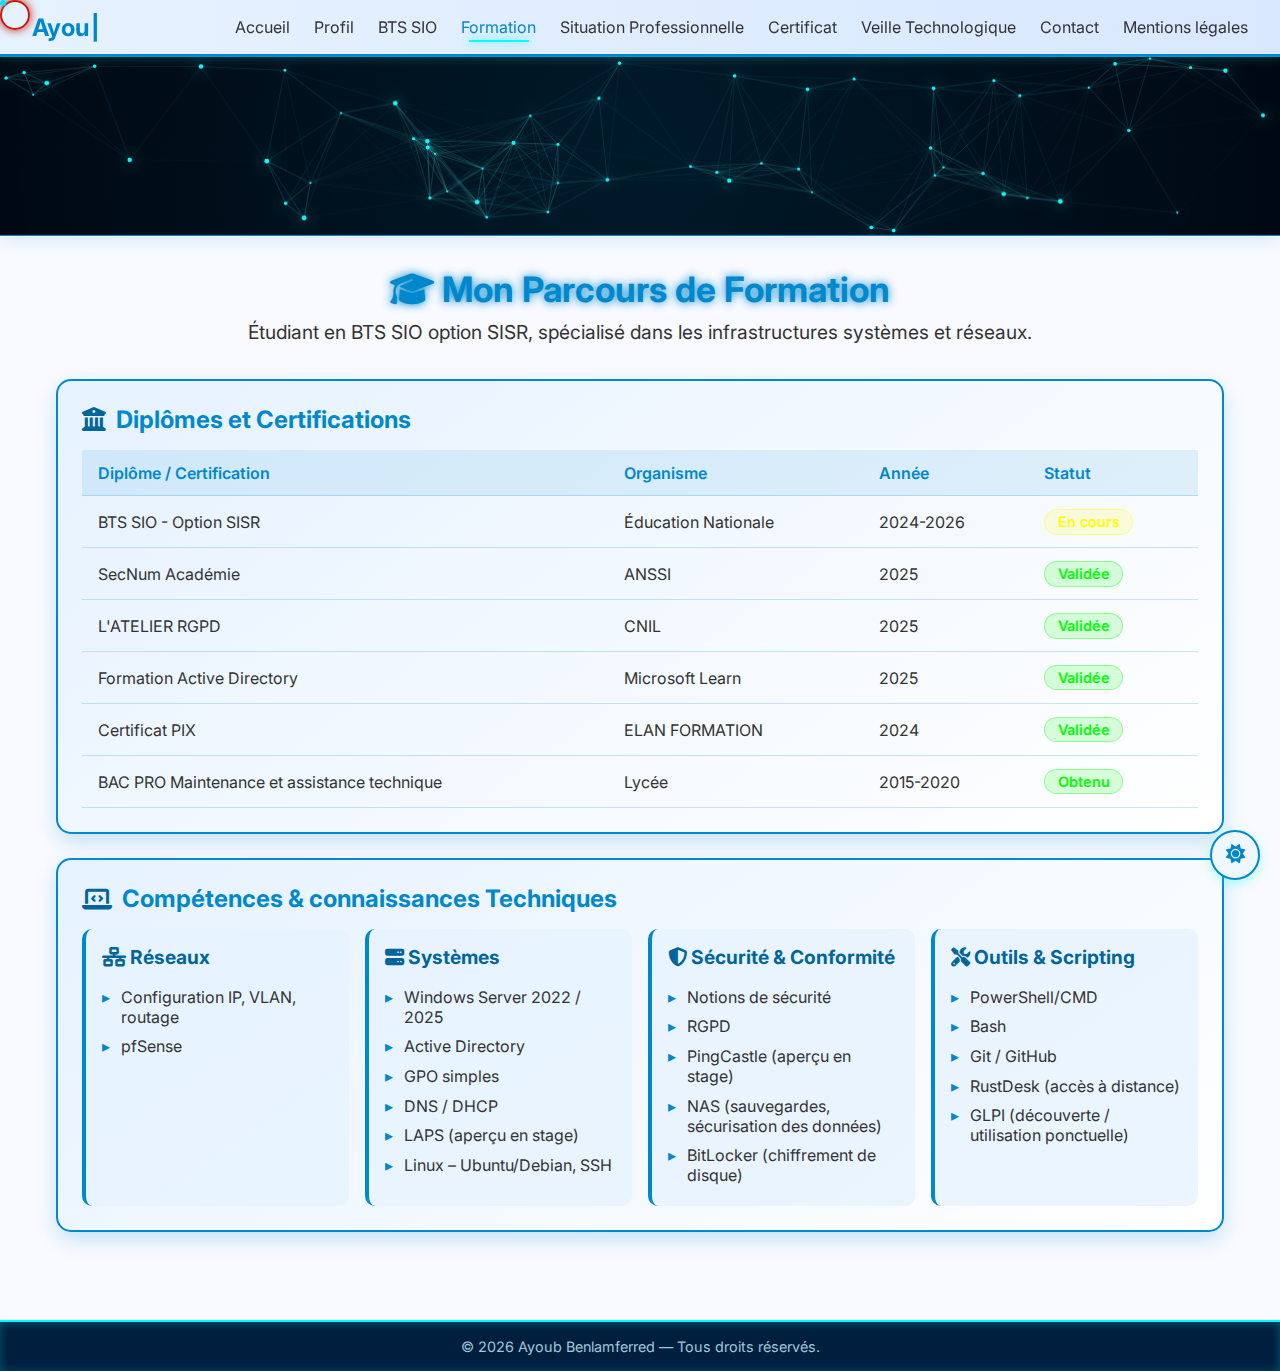
<file: pages/formation.html>
<!DOCTYPE html>
<html lang="fr">
<head>
  <meta charset="UTF-8">
  <meta name="viewport" content="width=device-width, initial-scale=1">
  <meta name="description" content="Portfolio de Ayoub Benlamferred, étudiant en BTS SIO">
  <title>Ayoub Benlamferred — Documentation</title>

  <!-- Fonts & Icons -->
  <link href="https://fonts.googleapis.com/css2?family=Inter&display=swap" rel="stylesheet">
  <link rel="stylesheet" href="https://cdnjs.cloudflare.com/ajax/libs/font-awesome/6.5.0/css/all.min.css" crossorigin="anonymous" referrerpolicy="no-referrer">

  <!-- CSS -->
  <link rel="stylesheet" href="../css/style.css">
  <link rel="icon" href="../fav/favicon.ico" type="image/x-icon">

 <style>
    /* ===== VARIABLES CSS POUR THÈME CLAIR/SOMBRE ===== */
    :root {
      --primary: #00ffff;
      --primary-light: rgba(0, 255, 255, 0.1);
      --primary-dark: #00a8ff;
      --bg-dark: #000913;
      --bg-card: linear-gradient(145deg, #001f3f, #002b55);
      --text-light: #a0c7d9;
      --text-lighter: #cce7ff;
      --transition-speed: 0.3s;
    }

    [data-theme="light"] {
      --primary: #0088cc;
      --primary-light: rgba(0, 136, 204, 0.1);
      --primary-dark: #006699;
      --bg-dark: #f8faff;
      --bg-card: linear-gradient(145deg, #e6f2ff, #ffffff);
      --text-light: #333333;
      --text-lighter: #000000;
    }

    /* Application du thème clair */
    html, body {
      margin: 0;
      padding: 0;
      min-height: 100%;
      display: flex;
      flex-direction: column;
      font-family: 'Inter', sans-serif;
      background-color: var(--bg-dark);
      color: var(--text-light);
    }
    
    .nav-brand::after {
      content: "|";
      animation: blink 1s step-end infinite;
      margin-left: 2px;
    }

    @keyframes blink {
      from, to { opacity: 1; }
      50% { opacity: 0; }
    }

    /* Navigation thème clair */
    [data-theme="light"] nav {
      background: linear-gradient(90deg, #e6f2ff, #d9e8ff);
      border-bottom: 2px solid var(--primary);
    }

    [data-theme="light"] .nav-brand {
      color: var(--primary);
    }

    [data-theme="light"] nav ul li a {
      color: var(--text-light);
    }

    [data-theme="light"] nav ul li.active a,
    [data-theme="light"] nav ul li a:hover {
      color: var(--primary);
    }

    @media (max-width: 768px) {
      .nav-toggle { display: block; }
      #nav-menu { 
        display: none; 
        flex-direction: column; 
        gap: 0.5rem; 
        background: var(--bg-dark); 
        position: absolute; 
        top: 100%; 
        left: 0; 
        width: 100%; 
        padding: 1rem 0; 
        border-bottom: 2px solid var(--primary);
      }
      #nav-menu.active { display: flex; }
    }

    /* CANVAS */
    #networkCanvas {
      display: block;
      width: 100%;
      height: 280px;
      margin-top: 56px;
      background: radial-gradient(ellipse at center, #001a2a 0%, #000913 100%);
      border-top: 1.5px solid var(--primary);
      border-bottom: 1.5px solid var(--primary);
      box-shadow: inset 0 0 60px rgba(0, 255, 255, 0.3), 0 0 20px rgba(0, 255, 255, 0.2);
      image-rendering: crisp-edges;
      image-rendering: -moz-crisp-edges;
      image-rendering: -webkit-optimize-contrast;
      animation: canvasPulse 8s infinite alternate;
    }

    [data-theme="light"] #networkCanvas {
      background: radial-gradient(ellipse at center, #e6f2ff 0%, #d9e8ff 100%);
      border-top: 1.5px solid var(--primary);
      border-bottom: 1.5px solid var(--primary);
      box-shadow: inset 0 0 60px rgba(0, 136, 204, 0.3), 0 0 20px rgba(0, 136, 204, 0.2);
    }
    
    @keyframes canvasPulse {
      0% { opacity: 0.95; box-shadow: inset 0 0 60px rgba(0, 255, 255, 0.3); }
      100% { opacity: 1; box-shadow: inset 0 0 90px rgba(0, 255, 255, 0.5); }
    }
    
    @media (-webkit-min-device-pixel-ratio: 2), (min-resolution: 192dpi) {
      #networkCanvas {
        border-width: 1px;
        box-shadow: inset 0 0 80px rgba(0, 255, 255, 0.3);
      }
    }

    /* FORMATION CONTAINER */
    .formation-container { 
      max-width: 1200px; 
      margin: 2rem auto; 
      padding: 0 1rem; 
      box-sizing: border-box;
    }
    .formation-header { 
      text-align: center; 
      margin-bottom: 2rem; 
    }
    .formation-header h2 { 
      color: var(--primary); 
      font-size: 2.2rem; 
      margin-bottom: 0.5rem; 
      text-shadow: 0 0 10px var(--primary); 
    }
    .formation-header p { 
      font-size: 1.2rem; 
      max-width: 800px; 
      margin: 0 auto; 
      line-height: 1.5; 
      color: var(--text-light);
    }

    /* CARDS */
    .formation-card {
      background: var(--bg-card);
      border: 2px solid var(--primary);
      border-radius: 15px;
      padding: 1.5rem;
      margin-bottom: 1.5rem;
      box-shadow: 0 8px 20px rgba(0, 255, 255, 0.2);
      transition: transform 0.3s ease, box-shadow 0.3s ease;
      box-sizing: border-box;
    }

    [data-theme="light"] .formation-card {
      box-shadow: 0 8px 20px rgba(0, 136, 204, 0.2);
    }

    .formation-card:hover { 
      transform: translateY(-3px); 
      box-shadow: 0 12px 30px rgba(0, 255, 255, 0.3); 
    }

    [data-theme="light"] .formation-card:hover { 
      box-shadow: 0 12px 30px rgba(0, 136, 204, 0.3); 
    }

    .formation-card h3 { 
      color: var(--primary); 
      font-size: 1.5rem; 
      margin-bottom: 1rem; 
      display: flex; 
      align-items: center; 
      gap: 10px; 
    }
    .formation-card h3 i { 
      color: var(--primary-dark); 
    }

    /* TABLE CERTIFICATIONS */
    .certif-table { 
      width: 100%; 
      border-collapse: collapse; 
      margin-top: 1rem; 
    }
    .certif-table th, .certif-table td { 
      padding: 0.8rem 1rem; 
      text-align: left; 
      border-bottom: 1px solid rgba(0, 255, 255, 0.2); 
    }

    [data-theme="light"] .certif-table th, 
    [data-theme="light"] .certif-table td { 
      border-bottom: 1px solid rgba(0, 136, 204, 0.2); 
    }

    .certif-table th { 
      background: var(--primary-light); 
      color: var(--primary); 
      font-weight: 600; 
    }
    .certif-table tbody tr:hover { 
      background: rgba(0, 255, 255, 0.08); 
    }

    [data-theme="light"] .certif-table tbody tr:hover { 
      background: rgba(0, 136, 204, 0.08); 
    }

    .status-badge { 
      display: inline-block; 
      padding: 0.2rem 0.8rem; 
      border-radius: 20px; 
      font-size: 0.9rem; 
      font-weight: 600; 
    }
    .status-obtenu { 
      background: rgba(0, 255, 0, 0.15); 
      color: #00ff00; 
      border: 1px solid #00ff0055; 
    }
    .status-en-cours { 
      background: rgba(255, 255, 0, 0.15); 
      color: #ffff00; 
      border: 1px solid #ffff0055; 
    }
    .status-prevu { 
      background: rgba(0, 150, 255, 0.15); 
      color: var(--primary-dark); 
      border: 1px solid rgba(0, 150, 255, 0.3); 
    }

    /* COMPETENCES GRID */
    .skills-grid { 
      display: grid; 
      grid-template-columns: repeat(4, 1fr); 
      gap: 1rem; 
    }
    @media (max-width: 1024px) { 
      .skills-grid { 
        grid-template-columns: repeat(2, 1fr); 
      } 
    }
    @media (max-width: 600px) { 
      .skills-grid { 
        grid-template-columns: 1fr; 
      } 
    }

    .skill-category {
      background: rgba(0, 40, 80, 0.5);
      border-radius: 10px;
      padding: 1rem;
      border-left: 4px solid var(--primary);
      box-sizing: border-box;
    }

    [data-theme="light"] .skill-category {
      background: rgba(230, 242, 255, 0.8);
      border-left: 4px solid var(--primary);
    }

    .skill-category h4 { 
      color: var(--primary-dark); 
      margin-bottom: 0.8rem; 
      font-size: 1.2rem; 
    }
    .skill-category ul { 
      list-style: none; 
      padding: 0; 
      margin: 0; 
    }
    .skill-category li { 
      padding: 0.3rem 0; 
      position: relative; 
      padding-left: 1.2rem;
      color: var(--text-light);
    }

    [data-theme="light"] .skill-category li {
      color: var(--text-light);
    }

    .skill-category li::before { 
      content: "▸"; 
      color: var(--primary); 
      position: absolute; 
      left: 0; 
    }

    /* DOCUMENTS */
    .doc-grid { 
      display: grid; 
      grid-template-columns: repeat(auto-fill, minmax(250px, 1fr)); 
      gap: 1rem; 
      margin-top: 1rem; 
    }
    .doc-item {
      background: rgba(0, 40, 80, 0.4);
      border-radius: 10px;
      padding: 1rem;
      display: flex;
      align-items: center;
      gap: 15px;
      transition: all 0.3s ease;
      border: 1px solid transparent;
      text-decoration: none;
      box-sizing: border-box;
    }

    [data-theme="light"] .doc-item {
      background: rgba(230, 242, 255, 0.6);
    }

    .doc-item:hover { 
      background: rgba(0, 255, 255, 0.1); 
      border-color: rgba(0, 255, 255, 0.3); 
      transform: translateX(5px) scale(1.02); 
    }

    [data-theme="light"] .doc-item:hover { 
      background: rgba(0, 136, 204, 0.1); 
      border-color: rgba(0, 136, 204, 0.3); 
    }

    .doc-icon { 
      color: var(--primary); 
      font-size: 1.5rem; 
      min-width: 40px; 
      text-align: center;
    }
    .doc-info h4 { 
      margin: 0; 
      font-size: 1rem; 
      color: var(--text-light); 
    }
    .doc-info p { 
      margin: 0.2rem 0 0 0; 
      font-size: 0.9rem; 
      color: var(--text-lighter); 
    }

    /* ===== FOOTER - TOUJOURS EN THÈME SOMBRE ===== */
    footer {
      text-align: center;
      padding: 1rem 0;
      background-color: #001f3f !important; /* Force le thème sombre */
      border-top: 2px solid #00ffff !important;
      color: #a0c7d9 !important;
      margin-top: 2rem;
    }
    
    /* EMPÊCHE LE THÈME CLAIR DE MODIFIER LE FOOTER */
    [data-theme="light"] footer {
      /* Aucune modification - reste en thème sombre */
      background-color: #001f3f !important;
      border-top: 2px solid #00ffff !important;
      color: #a0c7d9 !important;
    }
  </style>
</head>
<body>

  <!-- SEULE NAVIGATION -->
  <nav>
    <div class="nav-brand" id="animated-name"></div>

    <button class="nav-toggle" aria-label="Menu" aria-expanded="false" aria-controls="nav-menu">
      <i class="fas fa-bars"></i>
    </button>

    <ul id="nav-menu">
      <li><a href="accueil.html">Accueil</a></li>
      <li><a href="profil.html">Profil</a></li>
      <li><a href="bts-sio.html">BTS SIO</a></li>
      <li class="active"><a href="formation.html">Formation</a></li>
      <li><a href="situation-professionnelle.html">Situation Professionnelle</a></li>
       <li><a href="certificat.html" data-i18n="nav_gestion">Certificat</a></li>
      <li><a href="veille-technologique.html">Veille Technologique</a></li>
      <li><a href="contact.html">Contact</a></li>
      <li><a href="mentions-legales.html">Mentions légales</a></li>
    </ul>
  </nav>

  <!-- CANVAS -->
  <canvas id="networkCanvas"></canvas>

  <!-- CONTENU PRINCIPAL -->
  <main class="formation-container">
    <!-- Header -->
    <div class="formation-header">
      <h2><i class="fas fa-graduation-cap"></i> Mon Parcours de Formation</h2>
      <p>Étudiant en BTS SIO option SISR, spécialisé dans les infrastructures systèmes et réseaux.</p>
    </div>

    <!-- Diplômes -->
<div class="formation-card">
  <h3><i class="fas fa-university"></i> Diplômes et Certifications</h3>
  <table class="certif-table">
    <thead>
      <tr>
        <th>Diplôme / Certification</th>
        <th>Organisme</th>
        <th>Année</th>
        <th>Statut</th>
      </tr>
    </thead>
    <tbody>
      <tr>
        <td>BTS SIO - Option SISR</td>
        <td>Éducation Nationale</td>
        <td>2024-2026</td>
        <td><span class="status-badge status-en-cours">En cours</span></td>
      </tr>
      <tr>
        <td>SecNum Académie</td>
        <td>ANSSI</td>
        <td>2025</td>
        <td><span class="status-badge status-obtenu">Validée</span></td>
      </tr>
      <tr>
        <td>L'ATELIER RGPD</td>
        <td>CNIL</td>
        <td>2025</td>
        <td><span class="status-badge status-obtenu">Validée</span></td>
      </tr>
      <tr>
        <td>Formation Active Directory</td>
        <td>Microsoft Learn</td>
        <td>2025</td>
        <td><span class="status-badge status-obtenu">Validée</span></td>
      </tr>
      <tr>
        <td>Certificat PIX</td>
        <td>ELAN FORMATION</td>
        <td>2024</td>
        <td><span class="status-badge status-obtenu">Validée</span></td>
      </tr>
      <tr>
        <td>BAC PRO Maintenance et assistance technique</td>
        <td>Lycée</td>
        <td>2015-2020</td>
        <td><span class="status-badge status-obtenu">Obtenu</span></td>
      </tr>
    </tbody>
  </table>
</div>

    <!-- Compétences -->
    <div class="formation-card">
      <h3><i class="fas fa-laptop-code"></i> Compétences & connaissances Techniques</h3>
      <div class="skills-grid">
        <div class="skill-category">
          <h4><i class="fas fa-network-wired"></i> Réseaux</h4>
          <ul>
            <li>Configuration IP, VLAN, routage</li>
            <li>pfSense</li>
          </ul>
        </div>
        <div class="skill-category">
          <h4><i class="fas fa-server"></i> Systèmes</h4>
          <ul>
            <li>Windows Server 2022 / 2025</li>
            <li>Active Directory</li>
            <li>GPO simples</li>
            <li>DNS / DHCP</li>
            <li>LAPS (aperçu en stage)</li>
            <li>Linux – Ubuntu/Debian, SSH</li>
          </ul>
        </div>
       <div class="skill-category">
  <h4><i class="fas fa-shield-alt"></i> Sécurité & Conformité</h4>
  <ul>
    <li>Notions de sécurité</li>
    <li>RGPD</li>
    <li>PingCastle (aperçu en stage)</li>
    <li>NAS (sauvegardes, sécurisation des données)</li>
 <li>BitLocker (chiffrement de disque)</li>

  </ul>
</div>

      <div class="skill-category">
  <h4><i class="fas fa-tools"></i> Outils & Scripting</h4>
  <ul>
    <li>PowerShell/CMD</li>
    <li>Bash</li>
    <li>Git / GitHub</li>
    <li>RustDesk (accès à distance)</li>
    <li>GLPI (découverte / utilisation ponctuelle)</li>

  </ul>
</div>

      </div>
    </div>

   
  </main>


  <!-- BOUTONS DE CONTRÔLE DE PAGE -->
<div class="page-controls">
  <button class="control-btn theme-toggle" id="themeToggle" aria-label="Changer le thème">
    <i class="fas fa-moon"></i>
    <span class="sr-only">Changer le thème</span>
  </button>
  <button class="control-btn" id="backToTop" aria-label="Retour en haut de la page">
    <i class="fas fa-arrow-up"></i>
    <span class="sr-only">Retour en haut</span>
  </button>
</div>

  <!-- FOOTER -->
  <footer>
    <p>&copy; <span id="year"></span> Ayoub Benlamferred — Tous droits réservés.</p>
  </footer>

  <!-- SCRIPT -->
  <script>
    // Animation nom
    const fullName = "Ayoub Benlamferred";
    const nameEl = document.getElementById('animated-name');
    let i = 0;
    function typeWriter() {
      if (i < fullName.length) {
        nameEl.textContent = fullName.substring(0, i+1);
        i++;
        setTimeout(typeWriter, 150);
      }
    }
    setTimeout(typeWriter, 200);

    // Menu burger
    const toggle = document.querySelector('.nav-toggle');
    const menu = document.getElementById('nav-menu');
    if (toggle && menu) {
      toggle.addEventListener('click', () => {
        const expanded = toggle.getAttribute('aria-expanded') === 'true';
        menu.classList.toggle('active');
        toggle.setAttribute('aria-expanded', !expanded);
      });
    }

    // Fermer le menu mobile quand on clique sur un lien
    const navLinks = document.querySelectorAll('#nav-menu a');
    navLinks.forEach(link => {
      link.addEventListener('click', (e) => {
        // Empêcher le rechargement pour le lien actif
        if (link.parentElement.classList.contains('active')) {
          e.preventDefault();
        }
        
        if (window.innerWidth <= 768) {
          menu.classList.remove('active');
          toggle.setAttribute('aria-expanded', 'false');
        }
      });
    });

    // Année actuelle
    document.getElementById('year').textContent = new Date().getFullYear();
  </script>
<script src="../js/script.js"></script>
</body>
</html>
</file>
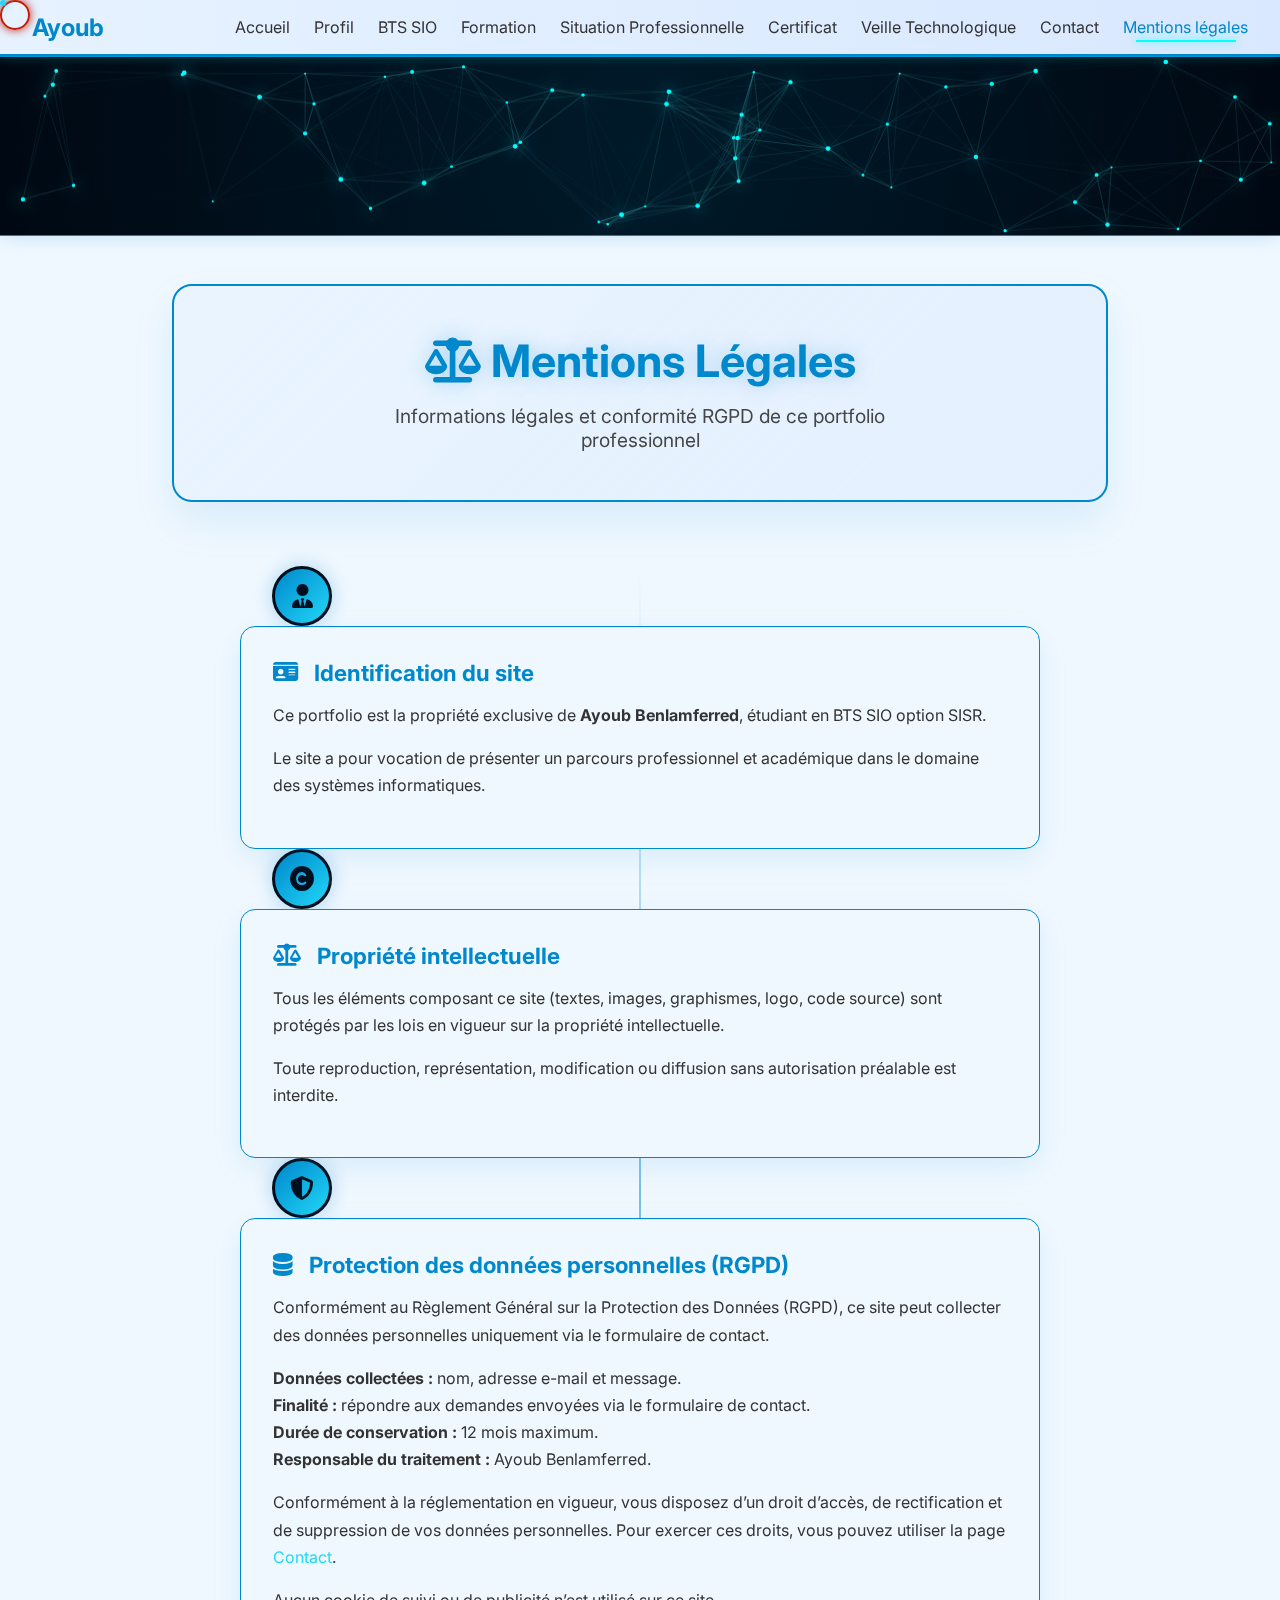
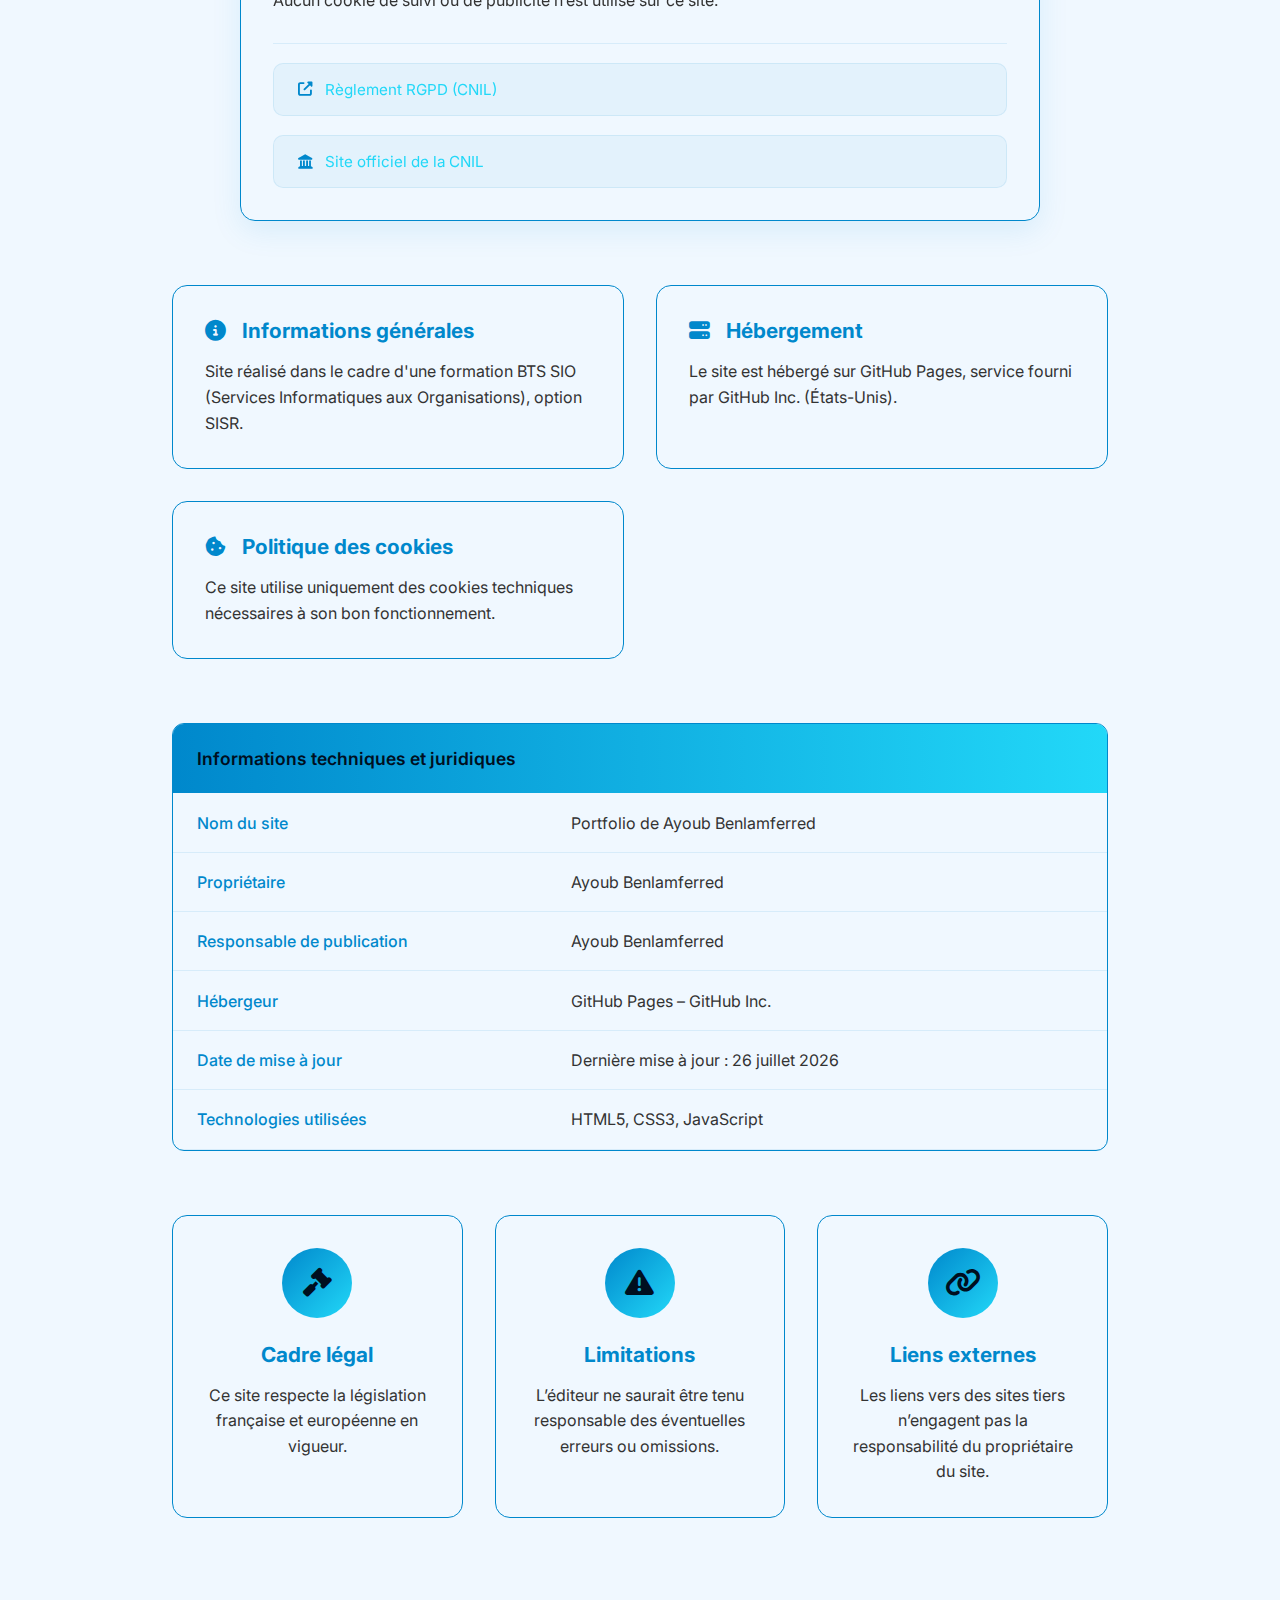
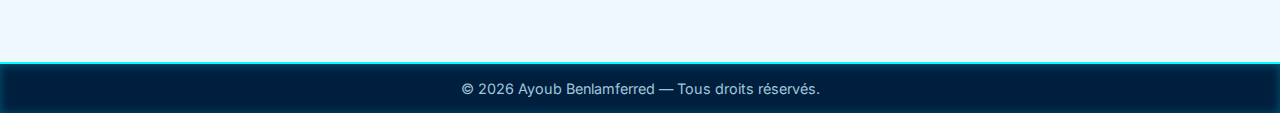
<file: pages/mentions-legales.html>
<!DOCTYPE html>
<html lang="fr">
<head>
  <meta charset="UTF-8">
  <meta name="viewport" content="width=device-width, initial-scale=1">
  <title>Ayoub Benlamferred - Mentions légales</title>
  <meta name="description" content="Mentions légales du portfolio de Ayoub Benlamferred, étudiant en BTS SIO SISR.">
  <meta name="description" content="Portfolio de Ayoub Benlamferred, étudiant en BTS SIO">
  <link rel="stylesheet" href="../css/style.css">
  <link rel="icon" href="../fav/favicon.ico" type="image/x-icon">
  <link href="https://fonts.googleapis.com/css2?family=Inter:wght@300;400;500;600;700&display=swap" rel="stylesheet">
  <link rel="stylesheet" href="https://cdnjs.cloudflare.com/ajax/libs/font-awesome/6.5.0/css/all.min.css" crossorigin="anonymous" referrerpolicy="no-referrer">
    <style>
/* =========================================== */
/* STYLES POUR LA PAGE MENTIONS LÉGALES - THÈME SEULEMENT */
/* =========================================== */

/* Variables pour le thème (identique à contact.html) */
:root {
  --primary: #00ffff;
  --primary-light: rgba(0, 255, 255, 0.1);
  --primary-dark: #00a8ff;
  --bg-dark: #001a2a;
  --text-light: #a0c7d9;
  --text-lighter: #cce7ff;
  --transition-speed: 0.3s;
  --footer-bg: #001f3f;
  --footer-border: #00ffff;
}

[data-theme="light"] {
  /* Variables mode clair (identique à contact.html) */
  --primary: #0088cc;
  --primary-light: rgba(0, 136, 204, 0.1);
  --primary-dark: #006699;
  --bg-dark: #f0f8ff;
  --text-light: #333333;
  --text-lighter: #000000;
  --footer-bg: #e6f2ff;
  --footer-border: #0088cc;
}

/* Application du thème clair au body */
[data-theme="light"] body {
  background-color: var(--bg-dark);
  color: var(--text-light);
}

/* 1. Navigation - Change la couleur selon le thème */
.nav-brand {
  color: var(--primary); /* CHANGE avec thème */
}

.nav-brand::after {
  color: var(--primary); /* CHANGE avec thème */
}

/* Navigation thème clair */
[data-theme="light"] nav {
  background: linear-gradient(90deg, #e6f2ff, #d9e8ff);
  border-bottom: 2px solid var(--primary);
}

[data-theme="light"] nav ul li a {
  color: var(--text-light);
}

[data-theme="light"] nav ul li.active a,
[data-theme="light"] nav ul li a:hover {
  color: var(--primary);
}

[data-theme="light"] #networkCanvas {
  background: radial-gradient(ellipse at center, #e6f2ff 0%, #d9e8ff 100%);
  border-top: 1.5px solid var(--primary);
  border-bottom: 1.5px solid var(--primary);
  box-shadow: inset 0 0 60px rgba(0, 136, 204, 0.3), 0 0 20px rgba(0, 136, 204, 0.2);
}

/* 2. Éléments de la page mentions légales */
.legal-container {
  max-width: 1000px;
  margin: 3rem auto;
  padding: 0 2rem;
}

/* Glass header */
.glass-header {
  background: linear-gradient(135deg, rgba(0, 31, 63, 0.7), rgba(0, 51, 102, 0.5));
  backdrop-filter: blur(10px);
  border-radius: 20px;
  padding: 3rem;
  text-align: center;
  margin-bottom: 4rem;
  border: 2px solid var(--primary); /* CHANGE avec thème */
  box-shadow: 
    0 20px 40px rgba(0, 255, 255, 0.1),
    inset 0 1px 0 rgba(255, 255, 255, 0.1);
  position: relative;
  overflow: hidden;
}

[data-theme="light"] .glass-header {
  background: linear-gradient(135deg, rgba(230, 242, 255, 0.7), rgba(217, 232, 255, 0.5));
  box-shadow: 
    0 20px 40px rgba(0, 136, 204, 0.1),
    inset 0 1px 0 rgba(255, 255, 255, 0.1);
}

.glass-header h1 {
  color: var(--primary); /* CHANGE avec thème */
  font-size: 2.8rem;
  margin-bottom: 1rem;
  position: relative;
  z-index: 1;
  text-shadow: 0 0 20px rgba(0, 255, 255, 0.3);
}

[data-theme="light"] .glass-header h1 {
  text-shadow: 0 0 20px rgba(0, 136, 204, 0.3);
}

.glass-header p {
  color: var(--text-light); /* CHANGE avec thème */
  font-size: 1.2rem;
  max-width: 600px;
  margin: 0 auto;
  position: relative;
  z-index: 1;
  opacity: 0.9;
}

/* Timeline */
.timeline {
  position: relative;
  max-width: 800px;
  margin: 4rem auto;
}

.timeline::before {
  content: '';
  position: absolute;
  left: 50%;
  transform: translateX(-50%);
  width: 2px;
  height: 100%;
  background: linear-gradient(to bottom, transparent, var(--primary), transparent); /* CHANGE avec thème */
  opacity: 0.5;
}

.timeline-content {
  flex: 1;
  padding: 2rem;
  background: var(--bg-dark); /* CHANGE avec thème */
  border-radius: 15px;
  border: 1px solid var(--primary); /* CHANGE avec thème */
  box-shadow: 0 10px 30px rgba(0, 255, 255, 0.1);
  position: relative;
  z-index: 1;
}

[data-theme="light"] .timeline-content {
  box-shadow: 0 10px 30px rgba(0, 136, 204, 0.1);
}

.timeline-icon {
  width: 60px;
  height: 60px;
  background: linear-gradient(135deg, var(--primary), #22d8f8); /* CHANGE avec thème */
  border-radius: 50%;
  display: flex;
  align-items: center;
  justify-content: center;
  margin: 0 2rem;
  flex-shrink: 0;
  z-index: 2;
  border: 3px solid #000f1f;
  box-shadow: 0 0 20px rgba(0, 255, 255, 0.3);
}

[data-theme="light"] .timeline-icon {
  box-shadow: 0 0 20px rgba(0, 136, 204, 0.3);
}

.timeline-icon i {
  font-size: 1.5rem;
  color: #000f1f;
}

.timeline-content h3 {
  color: var(--primary); /* CHANGE avec thème */
  margin-bottom: 1rem;
  font-size: 1.4rem;
  display: flex;
  align-items: center;
  gap: 1rem;
}

.timeline-content p {
  color: var(--text-light); /* CHANGE avec thème */
  line-height: 1.7;
  margin-bottom: 1rem;
}

/* Info grid */
.info-grid {
  display: grid;
  grid-template-columns: repeat(2, 1fr);
  gap: 2rem;
  margin: 4rem 0;
}

.info-card {
  background: var(--bg-dark); /* CHANGE avec thème */
  border-radius: 15px;
  padding: 2rem;
  border: 1px solid var(--primary); /* CHANGE avec thème */
  transition: all 0.3s ease;
  position: relative;
  overflow: hidden;
}

.info-card:hover {
  transform: translateY(-5px);
  box-shadow: 0 15px 35px rgba(0, 255, 255, 0.15);
  border-color: var(--primary); /* CHANGE avec thème */
}

[data-theme="light"] .info-card:hover {
  box-shadow: 0 15px 35px rgba(0, 136, 204, 0.15);
}

.info-card h3 {
  color: var(--primary); /* CHANGE avec thème */
  margin-bottom: 1rem;
  font-size: 1.3rem;
  display: flex;
  align-items: center;
  gap: 1rem;
}

.info-card p {
  color: var(--text-light); /* CHANGE avec thème */
  line-height: 1.6;
}

/* Modern table */
.modern-table {
  width: 100%;
  border-collapse: separate;
  border-spacing: 0;
  margin: 3rem 0;
  border-radius: 12px;
  overflow: hidden;
  background: var(--bg-dark); /* CHANGE avec thème */
  border: 1px solid var(--primary); /* CHANGE avec thème */
}

.modern-table thead {
  background: linear-gradient(90deg, var(--primary), #22d8f8); /* CHANGE avec thème */
}

.modern-table th {
  padding: 1.5rem;
  text-align: left;
  color: #000f1f;
  font-weight: 600;
  font-size: 1.1rem;
}

.modern-table tbody tr {
  transition: background-color 0.3s ease;
  border-bottom: 1px solid rgba(0, 255, 255, 0.1);
}

[data-theme="light"] .modern-table tbody tr {
  border-bottom: 1px solid rgba(0, 136, 204, 0.1);
}

.modern-table tbody tr:hover {
  background-color: rgba(0, 255, 255, 0.05);
}

[data-theme="light"] .modern-table tbody tr:hover {
  background-color: rgba(0, 136, 204, 0.05);
}

.modern-table td {
  padding: 1.2rem 1.5rem;
  color: var(--text-light); /* CHANGE avec thème */
  border-bottom: 1px solid rgba(0, 255, 255, 0.1);
}

[data-theme="light"] .modern-table td {
  border-bottom: 1px solid rgba(0, 136, 204, 0.1);
}

.modern-table td:first-child {
  color: var(--primary); /* CHANGE avec thème */
  font-weight: 500;
  width: 40%;
}

/* Legal contact */
.legal-contact {
  display: grid;
  grid-template-columns: repeat(auto-fit, minmax(250px, 1fr));
  gap: 2rem;
  margin: 4rem 0;
}

.contact-card {
  background: var(--bg-dark); /* CHANGE avec thème */
  border-radius: 15px;
  padding: 2rem;
  text-align: center;
  border: 1px solid var(--primary); /* CHANGE avec thème */
  transition: all 0.3s ease;
}

.contact-card:hover {
  transform: translateY(-5px);
  box-shadow: 0 15px 35px rgba(0, 255, 255, 0.1);
  border-color: var(--primary); /* CHANGE avec thème */
}

[data-theme="light"] .contact-card:hover {
  box-shadow: 0 15px 35px rgba(0, 136, 204, 0.1);
}

.contact-icon {
  width: 70px;
  height: 70px;
  background: linear-gradient(135deg, var(--primary), #22d8f8); /* CHANGE avec thème */
  border-radius: 50%;
  display: flex;
  align-items: center;
  justify-content: center;
  margin: 0 auto 1.5rem;
  font-size: 1.8rem;
  color: #000f1f;
}

.contact-card h3 {
  color: var(--primary); /* CHANGE avec thème */
  margin-bottom: 1rem;
  font-size: 1.3rem;
}

.contact-card p {
  color: var(--text-light); /* CHANGE avec thème */
  line-height: 1.6;
}

/* Legal links */
.legal-links {
  display: flex;
  flex-direction: column;
  gap: 1.2rem;
  margin-top: 1.8rem;
  padding-top: 1.2rem;
  border-top: 1px solid rgba(0, 255, 255, 0.1);
}

[data-theme="light"] .legal-links {
  border-top: 1px solid rgba(0, 136, 204, 0.1);
}

.legal-link {
  display: inline-flex;
  align-items: center;
  gap: 0.8rem;
  color: #22d8f8;
  text-decoration: none;
  padding: 1rem 1.5rem;
  background: rgba(0, 255, 255, 0.05);
  border-radius: 10px;
  border: 1px solid rgba(0, 255, 255, 0.1);
  transition: all 0.3s ease;
  font-size: 0.95rem;
}

[data-theme="light"] .legal-link {
  background: rgba(0, 136, 204, 0.05);
  border: 1px solid rgba(0, 136, 204, 0.1);
}

.legal-link:hover {
  color: var(--primary); /* CHANGE avec thème */
  background: rgba(0, 255, 255, 0.1);
  border-color: var(--primary); /* CHANGE avec thème */
  transform: translateX(5px);
  box-shadow: 0 5px 15px rgba(0, 255, 255, 0.1);
}

[data-theme="light"] .legal-link:hover {
  background: rgba(0, 136, 204, 0.1);
  box-shadow: 0 5px 15px rgba(0, 136, 204, 0.1);
}

.legal-link i {
  font-size: 0.9rem;
  color: var(--primary); /* CHANGE avec thème */
}

/* ===== FOOTER - TOUJOURS EN THÈME SOMBRE ===== */
footer {
  text-align: center;
  padding: 1rem 0;
  background-color: #001f3f !important; /* Force le thème sombre */
  border-top: 2px solid #00ffff !important;
  color: #a0c7d9 !important;
  margin-top: 2rem;
}

/* EMPÊCHE LE THÈME CLAIR DE MODIFIER LE FOOTER */
[data-theme="light"] footer {
  /* Aucune modification - reste en thème sombre */
  background-color: #001f3f !important;
  border-top: 2px solid #00ffff !important;
  color: #a0c7d9 !important;
}

/* Boutons de contrôle */
.page-controls {
  position: fixed;
  bottom: 20px;
  right: 20px;
  display: flex;
  flex-direction: column;
  gap: 10px;
  z-index: 1000;
}

.control-btn {
  width: 50px;
  height: 50px;
  border-radius: 50%;
  background: var(--primary); /* CHANGE avec thème */
  color: var(--bg-dark); /* CHANGE avec thème */
  border: none;
  cursor: pointer;
  display: flex;
  align-items: center;
  justify-content: center;
  font-size: 1.2rem;
  transition: all var(--transition-speed) ease;
  box-shadow: 0 4px 12px rgba(0, 255, 255, 0.3);
}

[data-theme="light"] .control-btn {
  box-shadow: 0 4px 12px rgba(0, 136, 204, 0.3);
}

.control-btn:hover {
  transform: scale(1.1);
  box-shadow: 0 6px 16px rgba(0, 255, 255, 0.4);
}

[data-theme="light"] .control-btn:hover {
  box-shadow: 0 6px 16px rgba(0, 136, 204, 0.4);
}

.theme-toggle {
  background: var(--bg-dark); /* CHANGE avec thème */
  color: var(--primary); /* CHANGE avec thème */
  border: 2px solid var(--primary); /* CHANGE avec thème */
}

/* Thème clair pour boutons */
[data-theme="light"] .control-btn:not(.theme-toggle) {
  background: var(--primary);
  color: var(--bg-dark);
  box-shadow: 0 4px 12px rgba(0, 136, 204, 0.3);
}

/* Responsive */
@media (max-width: 900px) {
  .timeline::before {
    left: 30px;
  }
  
  .timeline-item {
    flex-direction: row !important;
    margin-left: 60px;
  }
  
  .timeline-icon {
    position: absolute;
    left: -90px;
    margin: 0;
  }
  
  .info-grid {
    grid-template-columns: 1fr;
  }
}

@media (max-width: 768px) {
  .glass-header {
    padding: 2rem 1rem;
  }
  
  .glass-header h1 {
    font-size: 2.2rem;
  }
  
  .modern-table {
    display: block;
    overflow-x: auto;
  }
  
  .legal-container {
    padding: 0 1rem;
  }
  
  .legal-links {
    flex-direction: column;
    gap: 1rem;
  }
  
  .legal-link {
    justify-content: center;
    text-align: center;
    padding: 1.2rem 1rem;
  }
  
  .page-controls {
    bottom: 10px;
    right: 10px;
  }

  .control-btn {
    width: 45px;
    height: 45px;
    font-size: 1.1rem;
  }
}

@media (max-width: 480px) {
  .timeline-item {
    margin-left: 40px;
  }
  
  .timeline-icon {
    left: -70px;
    width: 50px;
    height: 50px;
  }
  
  .glass-header h1 {
    font-size: 1.8rem;
  }
  
  .page-controls {
    bottom: 5px;
    right: 5px;
  }

  .control-btn {
    width: 40px;
    height: 40px;
    font-size: 1rem;
  }
}
</style>
</head>
<body>
  <nav>
    <div class="nav-brand" id="animated-name"></div>
    <button class="nav-toggle" aria-label="Menu" aria-expanded="false" aria-controls="nav-menu">☰</button>
    <ul id="nav-menu">
      <li><a href="accueil.html">Accueil</a></li>
      <li><a href="profil.html">Profil</a></li>
      <li><a href="bts-sio.html">BTS SIO</a></li>
      <li><a href="formation.html">Formation</a></li>
      <li><a href="situation-professionnelle.html">Situation Professionnelle</a></li>
       <li><a href="certificat.html" data-i18n="nav_gestion">Certificat</a></li>
      <li><a href="veille-technologique.html">Veille Technologique</a></li>
      <li><a href="contact.html">Contact</a></li>
      <li class="active"><a href="mentions-legales.html">Mentions légales</a></li>
    </ul>
  </nav>

  <canvas id="networkCanvas"></canvas>

  <div class="legal-container">
  <!-- En-tête avec effet glassmorphism -->
  <div class="glass-header">
    <h1><i class="fas fa-scale-balanced"></i> Mentions Légales</h1>
    <p>Informations légales et conformité RGPD de ce portfolio professionnel</p>
  </div>

  <!-- Timeline verticale pour le parcours juridique -->
  <div class="timeline">
    <div class="timeline-item">
      <div class="timeline-icon">
        <i class="fas fa-user-tie"></i>
      </div>
      <div class="timeline-content">
        <h3><i class="fas fa-id-card"></i> Identification du site</h3>
        <p>Ce portfolio est la propriété exclusive de <strong>Ayoub Benlamferred</strong>, étudiant en BTS SIO option SISR.</p>
        <p>Le site a pour vocation de présenter un parcours professionnel et académique dans le domaine des systèmes informatiques.</p>
      </div>
    </div>

    <div class="timeline-item">
      <div class="timeline-icon">
        <i class="fas fa-copyright"></i>
      </div>
      <div class="timeline-content">
        <h3><i class="fas fa-balance-scale"></i> Propriété intellectuelle</h3>
        <p>Tous les éléments composant ce site (textes, images, graphismes, logo, code source) sont protégés par les lois en vigueur sur la propriété intellectuelle.</p>
        <p>Toute reproduction, représentation, modification ou diffusion sans autorisation préalable est interdite.</p>
      </div>
    </div>

    <div class="timeline-item">
      <div class="timeline-icon">
        <i class="fas fa-shield-alt"></i>
      </div>
      <div class="timeline-content">
        <h3><i class="fas fa-database"></i> Protection des données personnelles (RGPD)</h3>

        <p>
          Conformément au Règlement Général sur la Protection des Données (RGPD), ce site peut collecter des données personnelles
          uniquement via le formulaire de contact.
        </p>

        <p>
          <strong>Données collectées :</strong> nom, adresse e-mail et message.<br>
          <strong>Finalité :</strong> répondre aux demandes envoyées via le formulaire de contact.<br>
          <strong>Durée de conservation :</strong> 12 mois maximum.<br>
          <strong>Responsable du traitement :</strong> Ayoub Benlamferred.
        </p>

        <p>
          Conformément à la réglementation en vigueur, vous disposez d’un droit d’accès, de rectification et de suppression
          de vos données personnelles.  
          Pour exercer ces droits, vous pouvez utiliser la page <a href="contact.html">Contact</a>.
        </p>

        <p>
          Aucun cookie de suivi ou de publicité n’est utilisé sur ce site.
        </p>

        <div class="legal-links">
          <a href="https://www.cnil.fr/fr/reglement-europeen-protection-donnees" target="_blank" rel="noopener noreferrer" class="legal-link">
            <i class="fas fa-external-link-alt"></i> Règlement RGPD (CNIL)
          </a>
          <a href="https://www.cnil.fr" target="_blank" rel="noopener noreferrer" class="legal-link">
            <i class="fas fa-landmark"></i> Site officiel de la CNIL
          </a>
        </div>
      </div>
    </div>
  </div>

  <!-- Grille d'informations principales -->
  <div class="info-grid">
    <div class="info-card">
      <h3><i class="fas fa-info-circle"></i> Informations générales</h3>
      <p>Site réalisé dans le cadre d'une formation BTS SIO (Services Informatiques aux Organisations), option SISR.</p>
    </div>
    
    <div class="info-card">
      <h3><i class="fas fa-server"></i> Hébergement</h3>
      <p>Le site est hébergé sur GitHub Pages, service fourni par GitHub Inc. (États-Unis).</p>
    </div>
    
    <div class="info-card">
      <h3><i class="fas fa-cookie-bite"></i> Politique des cookies</h3>
      <p>Ce site utilise uniquement des cookies techniques nécessaires à son bon fonctionnement.</p>
    </div>
  </div>

  <!-- Tableau des informations techniques -->
  <table class="modern-table">
    <thead>
      <tr>
        <th colspan="2">Informations techniques et juridiques</th>
      </tr>
    </thead>
    <tbody>
      <tr>
        <td>Nom du site</td>
        <td>Portfolio de Ayoub Benlamferred</td>
      </tr>
      <tr>
        <td>Propriétaire</td>
        <td>Ayoub Benlamferred</td>
      </tr>
      <tr>
        <td>Responsable de publication</td>
        <td>Ayoub Benlamferred</td>
      </tr>
      <tr>
        <td>Hébergeur</td>
        <td>GitHub Pages – GitHub Inc.</td>
      </tr>
      <tr>
        <td>Date de mise à jour</td>
        <td>Dernière mise à jour : <span id="currentDate"></span></td>
      </tr>
      <tr>
        <td>Technologies utilisées</td>
        <td>HTML5, CSS3, JavaScript</td>
      </tr>
    </tbody>
  </table>

  <!-- Section contact -->
  <div class="legal-contact">
    <div class="contact-card">
      <div class="contact-icon">
        <i class="fas fa-gavel"></i>
      </div>
      <h3>Cadre légal</h3>
      <p>Ce site respecte la législation française et européenne en vigueur.</p>
    </div>
    
    <div class="contact-card">
      <div class="contact-icon">
        <i class="fas fa-exclamation-triangle"></i>
      </div>
      <h3>Limitations</h3>
      <p>L’éditeur ne saurait être tenu responsable des éventuelles erreurs ou omissions.</p>
    </div>
    
    <div class="contact-card">
      <div class="contact-icon">
        <i class="fas fa-link"></i>
      </div>
      <h3>Liens externes</h3>
      <p>Les liens vers des sites tiers n’engagent pas la responsabilité du propriétaire du site.</p>
    </div>
  </div>
</div>

  <footer>
    <p>&copy; <span id="year"></span> Ayoub Benlamferred — Tous droits réservés.</p>
  </footer>

  <script src="../js/script.js"></script>
  <script>
    // Animation du nom
    function animateName() {
      const fullName = "Ayoub Benlamferred";
      const nameElement = document.getElementById('animated-name');
      let i = 0;
      function typeWriter() {
        if (i < fullName.length) {
          nameElement.textContent = fullName.substring(0, i + 1);
          i++;
          setTimeout(typeWriter, 150);
        }
      }
      setTimeout(typeWriter, 150);
    }

    // Menu burger
    function setupMenu() {
      const toggleBtn = document.querySelector('.nav-toggle');
      const navMenu = document.getElementById('nav-menu');
      toggleBtn.addEventListener('click', () => {
        const isExpanded = toggleBtn.getAttribute('aria-expanded') === 'true';
        navMenu.classList.toggle('active');
        toggleBtn.setAttribute('aria-expanded', !isExpanded);
      });
    }

    // Date actuelle
    function setCurrentDate() {
      const date = new Date();
      const options = { day: 'numeric', month: 'long', year: 'numeric' };
      document.getElementById('currentDate').textContent = date.toLocaleDateString('fr-FR', options);
    }

    // Initialisation
    document.addEventListener('DOMContentLoaded', () => {
      animateName();
      setupMenu();
      setCurrentDate();
      document.getElementById('year').textContent = new Date().getFullYear();
    });
  </script>
</body>
</html>
</file>
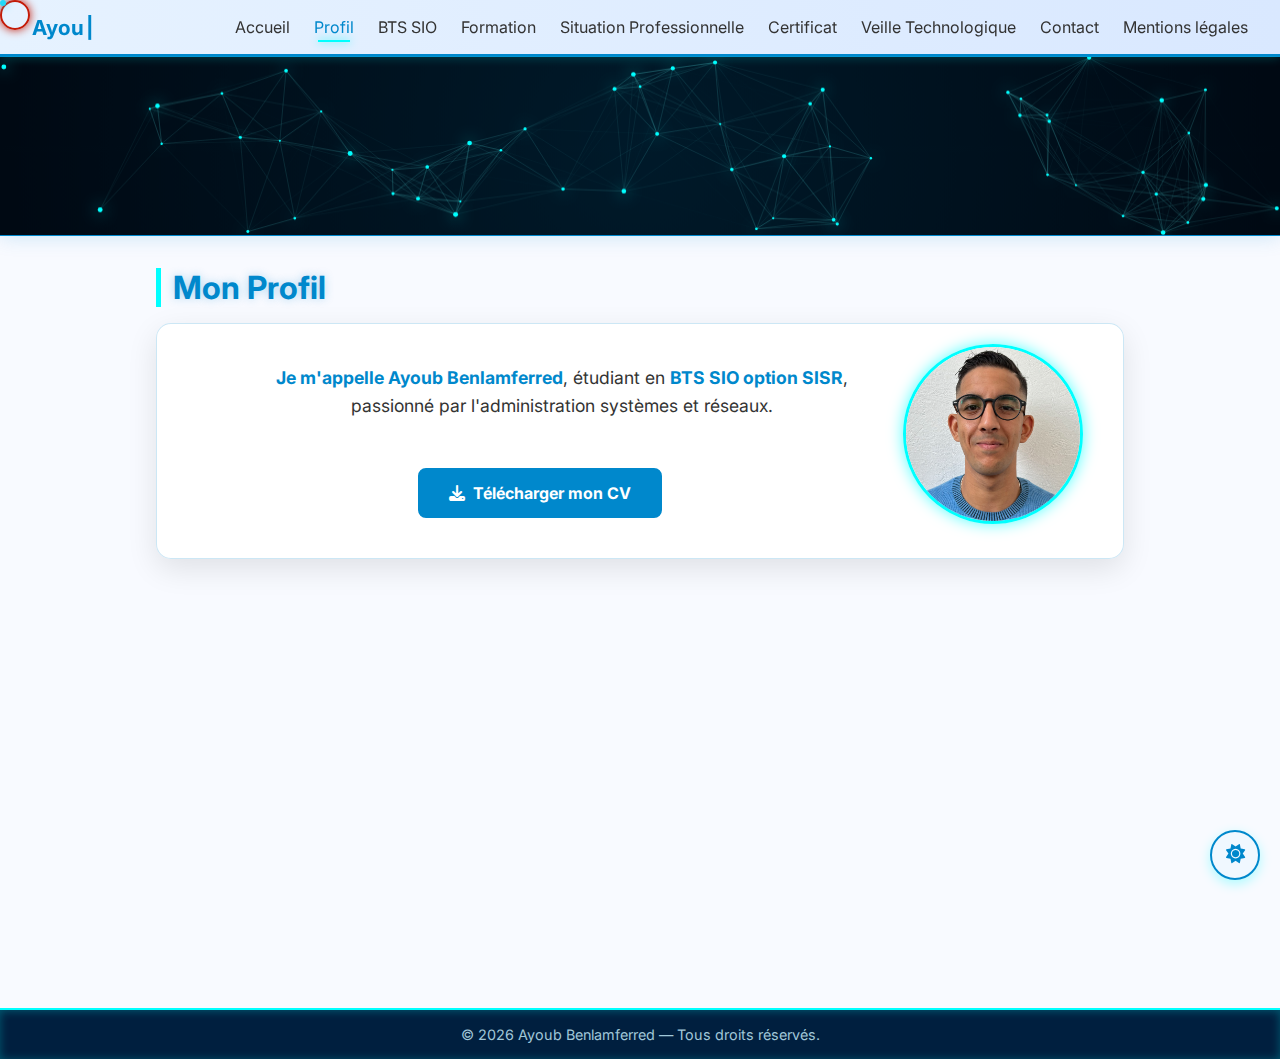
<file: pages/profil.html>
<!DOCTYPE html>
<html lang="fr">

<head>
  <meta charset="UTF-8" />
  <meta name="viewport" content="width=device-width, initial-scale=1" />
  <meta name="description" content="Portfolio de Ayoub Benlamferred, étudiant en BTS SIO">
  <title>Ayoub Benlamferred - Profil</title>

  <!-- CSS principal -->
  <link rel="stylesheet" href="../css/style.css" />
  <link rel="icon" href="../fav/favicon.ico" type="image/x-icon" />

  <link href="https://fonts.googleapis.com/css2?family=Inter&display=swap" rel="stylesheet" />
  <link rel="stylesheet" href="https://cdnjs.cloudflare.com/ajax/libs/font-awesome/6.5.0/css/all.min.css"
    crossorigin="anonymous" referrerpolicy="no-referrer" />

  <style>
    .nav-brand {
      font-weight: 700;
      font-size: 1.3rem;
      color: #00ffff;
      white-space: nowrap;
    }
    
    .nav-brand::after {
      content: "|";
      animation: blink 1s step-end infinite;
      margin-left: 2px;
    }
    
    /* ===== THÈME CLAIR COMPLET (SAUF FOOTER) ===== */
    
    :root {
      --primary: #00ffff;
      --primary-light: rgba(0, 255, 255, 0.1);
      --primary-dark: #00a8ff;
      --bg-dark: #001a2a;
      --bg-card: rgba(0, 26, 42, 0.7);
      --text-light: #a0c7d9;
      --text-lighter: #cce7ff;
      --transition-speed: 0.3s;
    }
    
    [data-theme="light"] {
      --primary: #0088cc;
      --primary-light: rgba(0, 136, 204, 0.1);
      --primary-dark: #006699;
      --bg-dark: #f8faff;
      --bg-card: rgba(255, 255, 255, 0.95);
      --text-light: #333333;
      --text-lighter: #000000;
    }
    
    /* Application du thème clair (sauf footer) */
    [data-theme="light"] body {
      background-color: var(--bg-dark);
      color: var(--text-light);
    }
    
    [data-theme="light"] .nav-brand {
      color: var(--primary);
    }
    
    [data-theme="light"] nav {
      background: linear-gradient(90deg, #e6f2ff, #d9e8ff);
      border-bottom: 2px solid var(--primary);
    }
    
    [data-theme="light"] nav ul li a {
      color: var(--text-light);
    }
    
    [data-theme="light"] nav ul li.active a,
    [data-theme="light"] nav ul li a:hover {
      color: var(--primary);
    }
    
    [data-theme="light"] #networkCanvas {
      background: radial-gradient(ellipse at center, #e6f2ff 0%, #d9e8ff 100%);
      border-top: 1.5px solid var(--primary);
      border-bottom: 1.5px solid var(--primary);
      box-shadow: inset 0 0 60px rgba(0, 136, 204, 0.3), 0 0 20px rgba(0, 136, 204, 0.2);
    }
    
    /* Section profil */
    #profil {
      max-width: 1000px;
      margin: 2rem auto;
      padding: 0 1rem;
    }
    
    [data-theme="light"] #profil h2 {
      color: var(--primary);
      text-shadow: 0 0 10px rgba(0, 136, 204, 0.3);
    }
    
    /* Présentation */
    .presentation {
      background: var(--bg-card);
      border-radius: 15px;
      padding: 2.5rem;
      margin-bottom: 2rem;
      text-align: center;
      border: 1px solid rgba(0, 255, 255, 0.2);
      box-shadow: 0 10px 30px rgba(0, 0, 0, 0.5);
      transition: all var(--transition-speed) ease;
    }
    
    [data-theme="light"] .presentation {
      background: var(--bg-card);
      border: 1px solid rgba(0, 136, 204, 0.2);
      box-shadow: 0 10px 30px rgba(0, 0, 0, 0.1);
    }
    
    .presentation img {
      width: 180px;
      height: 180px;
      border-radius: 50%;
      border: 3px solid var(--primary);
      object-fit: cover;
      display: block;
      margin: -20px auto 1.5rem;
      box-shadow: 0 0 20px rgba(0, 255, 255, 0.3);
      transition: all var(--transition-speed) ease;
    }
    
    .presentation img:hover {
      transform: scale(1.05);
      border-color: var(--primary-dark);
      box-shadow: 0 0 30px rgba(0, 255, 255, 0.5);
    }
    
    [data-theme="light"] .presentation img {
      border: 3px solid var(--primary);
      box-shadow: 0 0 20px rgba(0, 136, 204, 0.3);
    }
    
    .presentation p {
      color: var(--text-light);
      line-height: 1.6;
      font-size: 1.1rem;
      max-width: 800px;
      margin: 0 auto 1.5rem;
    }
    
    [data-theme="light"] .presentation p {
      color: var(--text-light);
    }
    
    .presentation strong {
      color: var(--primary);
    }
    
    [data-theme="light"] .presentation strong {
      color: var(--primary);
    }
    
    /* Bouton CV */
    .cv-button {
      display: inline-flex;
      align-items: center;
      gap: 0.5rem;
      background: var(--primary);
      color: #000000;
      padding: 0.8rem 1.8rem;
      border-radius: 8px;
      text-decoration: none;
      font-weight: bold;
      margin-top: 1.5rem;
      transition: all var(--transition-speed) ease;
      border: 2px solid var(--primary);
      font-size: 1rem;
    }
    
    .cv-button:hover {
      background: var(--primary-dark);
      transform: translateY(-3px);
      box-shadow: 0 5px 15px rgba(0, 255, 255, 0.4);
    }
    
    [data-theme="light"] .cv-button {
      background: var(--primary);
      color: #ffffff;
    }
    
    [data-theme="light"] .cv-button:hover {
      background: var(--primary-dark);
      box-shadow: 0 5px 15px rgba(0, 136, 204, 0.4);
    }
    
    /* Sections blocs */
    .section-block {
      background: var(--bg-card);
      border-radius: 12px;
      padding: 1.8rem;
      margin-bottom: 1.8rem;
      opacity: 0;
      transform: translateY(20px);
      animation: fadeInUp 0.6s forwards;
      border: 1px solid rgba(0, 255, 255, 0.2);
      box-shadow: 0 5px 15px rgba(0, 0, 0, 0.3);
      transition: all var(--transition-speed) ease;
    }
    
    .section-block:hover {
      transform: translateY(-5px);
      border-color: var(--primary);
      box-shadow: 0 10px 25px rgba(0, 255, 255, 0.2);
    }
    
    [data-theme="light"] .section-block {
      background: var(--bg-card);
      border: 1px solid rgba(0, 136, 204, 0.2);
      box-shadow: 0 5px 15px rgba(0, 0, 0, 0.1);
    }
    
    [data-theme="light"] .section-block:hover {
      border-color: var(--primary);
      box-shadow: 0 10px 25px rgba(0, 136, 204, 0.2);
    }
    
    @keyframes fadeInUp {
      to {
        opacity: 1;
        transform: translateY(0);
      }
    }
    
    /* Titres de sections */
    .section-title {
      color: var(--primary);
      display: flex;
      align-items: center;
      gap: 0.8rem;
      margin-bottom: 1.2rem;
      font-size: 1.4rem;
      border-bottom: 1px solid rgba(0, 255, 255, 0.2);
      padding-bottom: 0.5rem;
    }
    
    [data-theme="light"] .section-title {
      color: var(--primary);
      border-bottom: 1px solid rgba(0, 136, 204, 0.2);
    }
    
    /* Compétences */
    .skills {
      display: flex;
      flex-wrap: wrap;
      gap: 0.8rem;
      margin-top: 0.5rem;
    }
    
    .skill-tag {
      background: var(--primary-light);
      color: var(--primary);
      padding: 0.6rem 1.2rem;
      border-radius: 20px;
      border: 1px solid rgba(0, 255, 255, 0.3);
      font-size: 0.95rem;
      transition: all var(--transition-speed) ease;
    }
    
    .skill-tag:hover {
      background: rgba(0, 255, 255, 0.2);
      transform: translateY(-2px);
      border-color: var(--primary);
    }
    
    [data-theme="light"] .skill-tag {
      background: var(--primary-light);
      color: var(--primary);
      border: 1px solid rgba(0, 136, 204, 0.3);
    }
    
    [data-theme="light"] .skill-tag:hover {
      background: rgba(0, 136, 204, 0.2);
    }
    
    /* Grille deux colonnes */
    .two-columns {
      display: grid;
      grid-template-columns: 1fr 1fr;
      gap: 1.8rem;
      margin-top: 1rem;
    }
    
    /* Texte */
    .section-block p {
      color: var(--text-light);
      line-height: 1.6;
      margin: 0;
      font-size: 1rem;
    }
    
    [data-theme="light"] .section-block p {
      color: var(--text-light);
    }
    
    /* ===== FOOTER - TOUJOURS EN THÈME SOMBRE ===== */
    footer {
      text-align: center;
      padding: 1rem 0;
      background-color: #001f3f !important; /* Force le thème sombre */
      border-top: 2px solid #00ffff !important;
      color: #a0c7d9 !important;
      margin-top: 2rem;
    }
    
    /* EMPÊCHE LE THÈME CLAIR DE MODIFIER LE FOOTER */
    [data-theme="light"] footer {
      /* Aucune modification - reste en thème sombre */
      background-color: #001f3f !important;
      border-top: 2px solid #00ffff !important;
      color: #a0c7d9 !important;
    }
    
    /* Responsive */
    @media (max-width: 768px) {
      .two-columns {
        grid-template-columns: 1fr;
        gap: 1.2rem;
      }
      
      .presentation {
        padding: 2rem 1.5rem;
      }
      
      .presentation img {
        width: 150px;
        height: 150px;
        margin: -20px auto 1.5rem;
      }
    }
    
    /* Animation du curseur */
    @keyframes blink {
      from, to { opacity: 1; }
      50% { opacity: 0; }
    }
  </style>
</head>

<body>

  <!-- NAV -->
  <nav>
    <div class="nav-brand" id="animated-name">Ayoub Benlamferred</div>
    <button class="nav-toggle" aria-label="Menu" aria-expanded="false" aria-controls="nav-menu">☰</button>
    <ul id="nav-menu">
      <li><a href="accueil.html">Accueil</a></li>
      <li class="active"><a href="profil.html">Profil</a></li>
      <li><a href="bts-sio.html">BTS SIO</a></li>
      <li><a href="formation.html">Formation</a></li>
      <li><a href="situation-professionnelle.html">Situation Professionnelle</a></li>
       <li><a href="certificat.html" data-i18n="nav_gestion">Certificat</a></li>
      <li><a href="veille-technologique.html">Veille Technologique</a></li>
      <li><a href="contact.html">Contact</a></li>
      <li><a href="mentions-legales.html">Mentions légales</a></li>
    </ul>
  </nav>

  <canvas id="networkCanvas"></canvas>

  <main>
    <section id="profil">
      <h2>Mon Profil</h2>

      <div class="presentation">
        <img src="../images/img.jpg" alt="Photo de Ayoub Benlamferred">
        <p><strong>Je m'appelle Ayoub Benlamferred</strong>, étudiant en <strong>BTS SIO option SISR</strong>, passionné par
          l'administration systèmes et réseaux.</p>
        <a href="../doc/CV (BTS SIO OPTION SISR).pdf" target="_blank" class="cv-button">
          <i class="fas fa-download"></i> Télécharger mon CV
        </a>
      </div>

      <div class="section-block">
        <h3 class="section-title"><i class="fas fa-cogs"></i> Compétences techniques</h3>
       <div class="skills">
  <span class="skill-tag">Windows Server</span>
  <span class="skill-tag">Linux : commandes de base</span>
  <span class="skill-tag">Réseaux TCP/IP</span>
  
</div>

      </div>

      <div class="two-columns">
        <div class="section-block">
          <h3 class="section-title"><i class="fas fa-graduation-cap"></i> Diplôme </h3>
          <p>BTS SIO option SISR (2024–2026)</p>
        </div>

        <div class="section-block">
          <h3 class="section-title"><i class="fas fa-star"></i> Qualités</h3>
          <p>Rigoureux, autonome, motivé, esprit d’équipe</p>
        </div>
      </div>
    </section>
  </main>
<!-- BOUTONS DE CONTRÔLE DE PAGE -->
<div class="page-controls">
  <button class="control-btn theme-toggle" id="themeToggle" aria-label="Changer le thème">
    <i class="fas fa-moon"></i>
    <span class="sr-only">Changer le thème</span>
  </button>
  <button class="control-btn" id="backToTop" aria-label="Retour en haut de la page">
    <i class="fas fa-arrow-up"></i>
    <span class="sr-only">Retour en haut</span>
  </button>
</div>
  <footer>
    <p>&copy; <span id="year"></span> Ayoub Benlamferred — Tous droits réservés.</p>
  </footer>

  <script src="../js/script.js"></script>

  <script>
    function animateName() {
      const fullName = "Ayoub Benlamferred";
      const el = document.getElementById("animated-name");
      if (!el) return;

      el.textContent = "";
      let i = 0;

      function type() {
        if (i < fullName.length) {
          el.textContent += fullName.charAt(i);
          i++;
          setTimeout(type, 250);
        }
      }
      type();
    }

    document.addEventListener("DOMContentLoaded", () => {
      animateName();

      const yearEl = document.getElementById("year");
      if (yearEl) yearEl.textContent = new Date().getFullYear();

      const toggleBtn = document.querySelector(".nav-toggle");
      const navMenu = document.getElementById("nav-menu");
      if (toggleBtn && navMenu) {
        toggleBtn.addEventListener("click", () => {
          navMenu.classList.toggle("active");
        });
      }
    });
  </script>

</body>
</html>
</file>
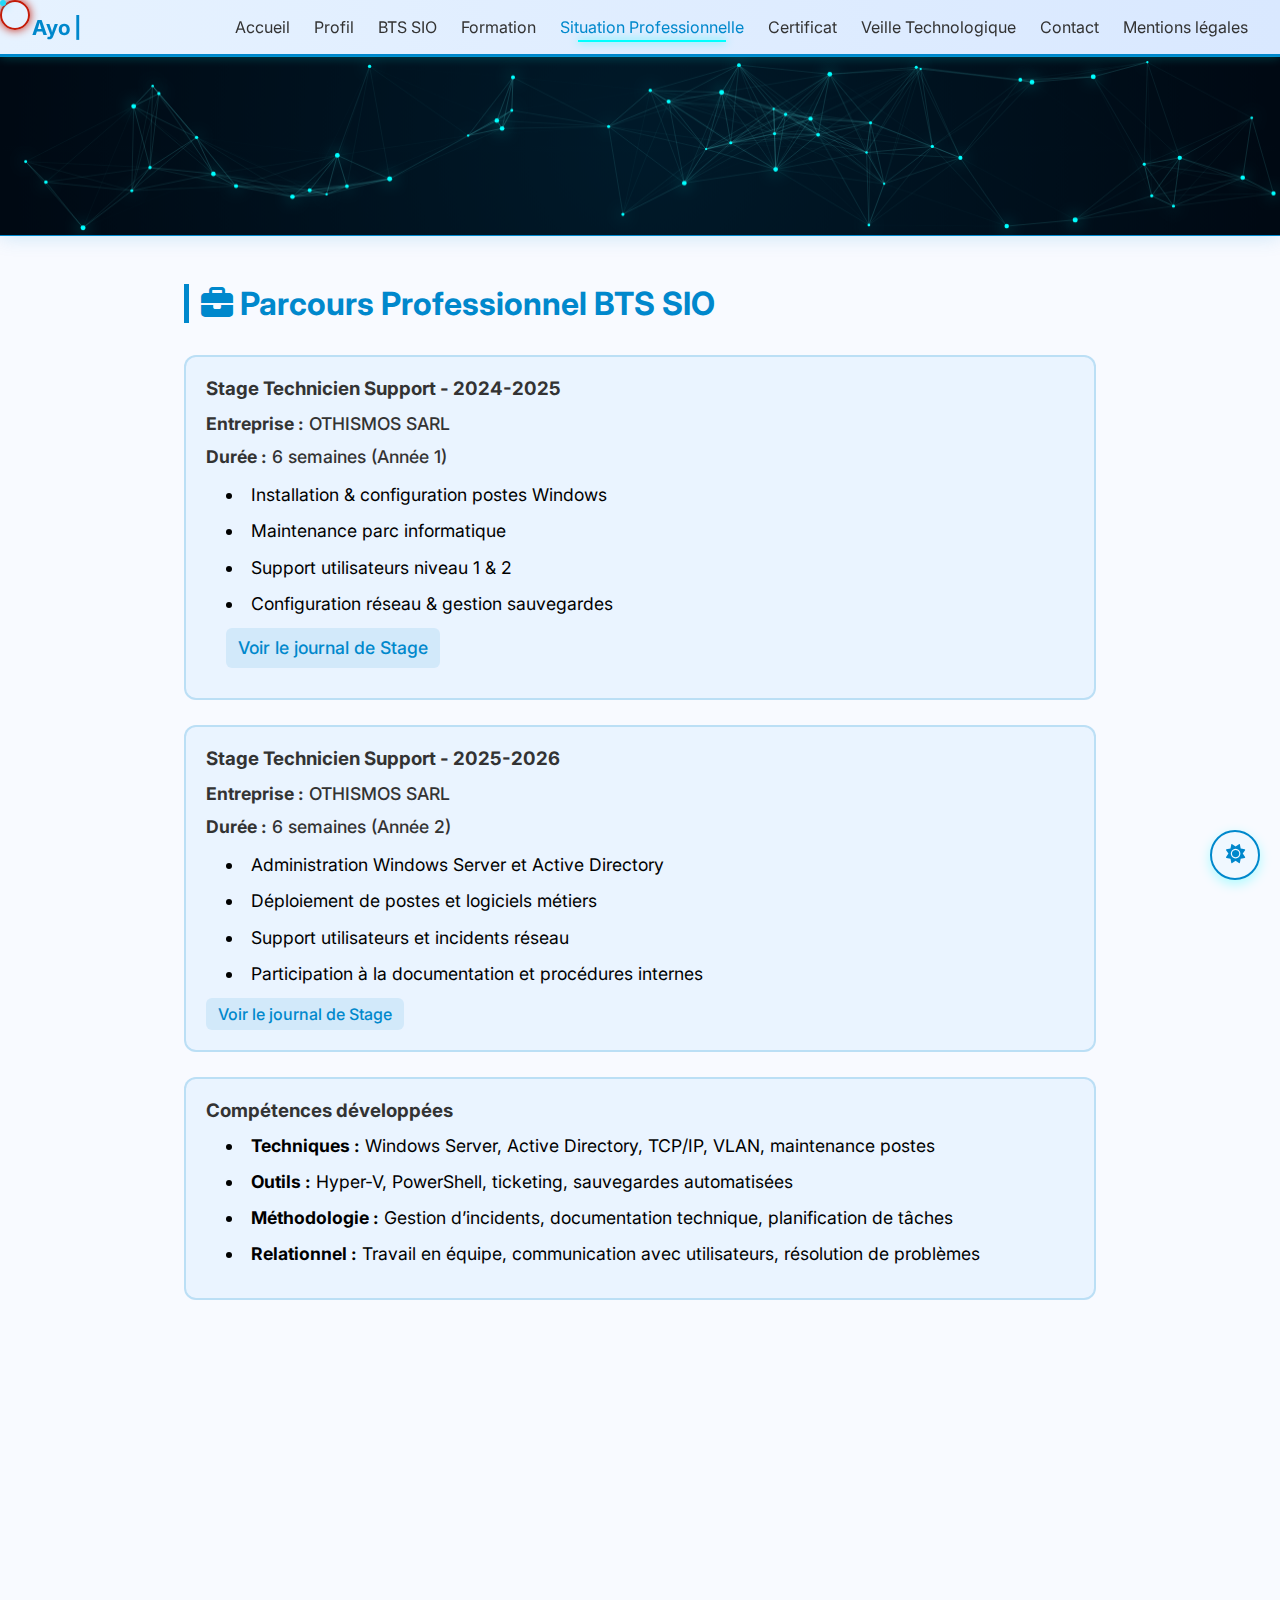
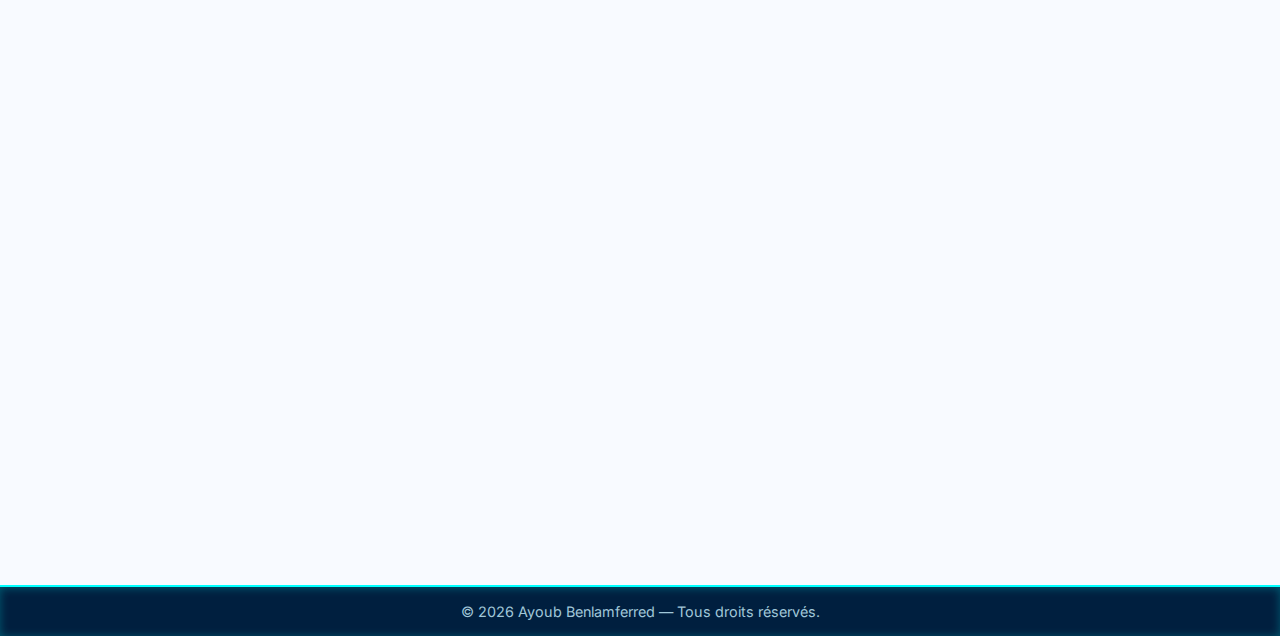
<file: pages/situation-professionnelle.html>
<!DOCTYPE html>
<html lang="fr">

<head>
  <meta charset="UTF-8" />
  <meta name="viewport" content="width=device-width, initial-scale=1" />
  <meta name="description" content="Portfolio de Ayoub Benlamferred, étudiant en BTS SIO">
  <title>Ayoub Benlamferred - Situation Professionnelle</title>

  <link href="https://fonts.googleapis.com/css2?family=Inter&display=swap" rel="stylesheet" />

  <!-- FontAwesome pour icônes -->
  <link
    rel="stylesheet"
    href="https://cdnjs.cloudflare.com/ajax/libs/font-awesome/6.5.0/css/all.min.css"
    crossorigin="anonymous"
    referrerpolicy="no-referrer"
  />

  <!-- Favicon -->
  <link rel="icon" href="../fav/favicon.ico" type="image/x-icon" />

  <!-- CSS principal -->
  <link rel="stylesheet" href="../css/style.css" />

  <style>
    /* ===== VARIABLES CSS POUR THÈME CLAIR/SOMBRE ===== */
    :root {
      --primary: #00ffff;
      --primary-light: rgba(0, 255, 255, 0.1);
      --primary-dark: #00a8ff;
      --bg-dark: #000913;
      --bg-card: #001f3f;
      --text-light: #a0c7d9;
      --text-lighter: #cce7ff;
      --transition-speed: 0.3s;
    }

    [data-theme="light"] {
      --primary: #0088cc;
      --primary-light: rgba(0, 136, 204, 0.1);
      --primary-dark: #006699;
      --bg-dark: #f8faff;
      --bg-card: rgba(255, 255, 255, 0.95);
      --text-light: #333333;
      --text-lighter: #000000;
    }

    /* Application du thème clair */
    body {
      background-color: var(--bg-dark);
      color: var(--text-light);
    }

    a {
      color: var(--primary-dark);
      text-decoration: none;
      transition: color 0.3s;
    }

    a:hover {
      color: var(--primary);
    }

    main {
      flex: 1;
    }

    section {
      max-width: 960px;
      margin: 3rem auto 5rem auto;
      padding: 0 1.5rem;
      scroll-margin-top: 70px;
      opacity: 0;
      transform: translateY(20px);
      transition: opacity 0.5s ease, transform 0.5s ease;
    }

    section.visible {
      opacity: 1;
      transform: translateY(0);
    }

    section h2 {
      font-size: 2rem;
      margin-bottom: 1rem;
      color: var(--primary-dark);
      border-left: 5px solid var(--primary);
      padding-left: 12px;
    }

    [data-theme="light"] section h2 {
      color: var(--primary);
    }

    section p,
    section ul {
      color: var(--text-light);
      font-size: 1.1rem;
      line-height: 1.6;
    }

    section ul {
      list-style: disc inside;
      margin-top: 1rem;
      color: var(--text-lighter);
    }

    section ul li {
      margin-bottom: 0.4rem;
    }

    .pro-block {
      background-color: var(--bg-card);
      border: 2px solid var(--primary);
      border-radius: 12px;
      padding: 20px 25px;
      margin-bottom: 2.5rem;
      box-shadow: 0 0 15px rgba(0, 255, 255, 0.5);
      transition: box-shadow 0.3s ease;
    }

    [data-theme="light"] .pro-block {
      box-shadow: 0 0 15px rgba(0, 136, 204, 0.3);
    }

    .pro-block:hover {
      box-shadow: 0 0 25px rgba(0, 255, 255, 0.7);
    }

    [data-theme="light"] .pro-block:hover {
      box-shadow: 0 0 25px rgba(0, 136, 204, 0.5);
    }

    .pro-block h3 {
      color: var(--primary);
      margin-bottom: 1rem;
      border-left: 4px solid var(--primary-dark);
      padding-left: 12px;
      font-weight: 700;
    }

    .pro-block ul li {
      margin-bottom: 0.5rem;
      line-height: 1.5;
    }

    /* Styles spécifiques pour la page Situation Professionnelle */
    .mission-tech {
      margin-top: 10px;
      display: flex;
      flex-wrap: wrap;
      gap: 8px;
    }
    
    .mission-tag {
      background: var(--primary-light);
      color: var(--text-light);
      padding: 4px 12px;
      border-radius: 20px;
      font-size: 0.9rem;
      border: 1px solid rgba(0, 255, 255, 0.3);
    }

    [data-theme="light"] .mission-tag {
      border: 1px solid rgba(0, 136, 204, 0.3);
    }
    
    .mission-links {
      margin-top: 15px;
      display: flex;
      gap: 15px;
      flex-wrap: wrap;
    }
    
    .mission-link {
      display: inline-flex;
      align-items: center;
      gap: 6px;
      background: rgba(0, 40, 80, 0.5);
      padding: 8px 15px;
      border-radius: 6px;
      border: 1px solid rgba(34, 216, 248, 0.3);
      transition: all 0.3s ease;
    }

    [data-theme="light"] .mission-link {
      background: rgba(230, 242, 255, 0.8);
      border: 1px solid rgba(0, 136, 204, 0.3);
    }
    
    .mission-link:hover {
      background: var(--primary-light);
      transform: translateY(-2px);
    }

    [data-theme="light"] .mission-link:hover {
      background: rgba(0, 136, 204, 0.1);
    }
    
    .mission-status {
      display: inline-block;
      padding: 4px 12px;
      border-radius: 20px;
      font-size: 0.9rem;
      font-weight: 600;
      margin-left: 10px;
    }
    
    .status-completed {
      background: rgba(0, 255, 0, 0.15);
      color: #00ff00;
      border: 1px solid #00ff0055;
    }
    
    .status-in-progress {
      background: rgba(255, 255, 0, 0.15);
      color: #ffff00;
      border: 1px solid #ffff0055;
    }
    
    .status-planned {
      background: rgba(0, 150, 255, 0.15);
      color: var(--primary-dark);
      border: 1px solid rgba(34, 216, 248, 0.3);
    }

    /* Styles pour la section unifiée des projets */
    .projects-container {
      margin-top: 4rem;
    }

    .project-tabs {
      display: flex;
      flex-wrap: wrap;
      gap: 10px;
      margin-bottom: 30px;
      border-bottom: 2px solid rgba(0, 255, 255, 0.2);
      padding-bottom: 10px;
    }

    [data-theme="light"] .project-tabs {
      border-bottom: 2px solid rgba(0, 136, 204, 0.2);
    }

    .project-tab {
      background: rgba(0, 40, 80, 0.3);
      color: var(--text-light);
      padding: 10px 20px;
      border-radius: 8px 8px 0 0;
      border: 1px solid rgba(0, 255, 255, 0.2);
      border-bottom: none;
      cursor: pointer;
      transition: all 0.3s ease;
      font-weight: 600;
      display: flex;
      align-items: center;
      gap: 8px;
    }

    [data-theme="light"] .project-tab {
      background: rgba(230, 242, 255, 0.6);
      border: 1px solid rgba(0, 136, 204, 0.2);
    }

    .project-tab:hover {
      background: rgba(0, 60, 120, 0.4);
      color: var(--primary);
    }

    [data-theme="light"] .project-tab:hover {
      background: rgba(0, 136, 204, 0.2);
    }

    .project-tab.active {
      background: var(--primary-light);
      color: var(--primary);
      border-color: var(--primary);
      box-shadow: 0 0 10px rgba(0, 255, 255, 0.3);
    }

    [data-theme="light"] .project-tab.active {
      box-shadow: 0 0 10px rgba(0, 136, 204, 0.3);
    }

    .project-content {
      display: none;
      animation: fadeIn 0.5s ease;
    }

    .project-content.active {
      display: block;
    }

    @keyframes fadeIn {
      from { opacity: 0; transform: translateY(10px); }
      to { opacity: 1; transform: translateY(0); }
    }

    .project-info {
      display: grid;
      grid-template-columns: 1fr;
      gap: 25px;
      margin-top: 20px;
    }

    @media (min-width: 768px) {
      .project-info {
        grid-template-columns: 300px 1fr;
      }
    }

    .project-image {
      width: 100%;
      height: 220px;
      border-radius: 10px;
      overflow: hidden;
      border: 2px solid var(--primary);
      background: #002240;
      display: flex;
      align-items: center;
      justify-content: center;
    }

    .project-image img {
      width: 100%;
      height: 100%;
      object-fit: cover;
      transition: transform 0.3s ease;
    }

    .project-image img:hover {
      transform: scale(1.05);
    }

    .project-image-placeholder {
      width: 100%;
      height: 100%;
      display: flex;
      flex-direction: column;
      align-items: center;
      justify-content: center;
      color: var(--text-light);
      font-size: 0.9rem;
      text-align: center;
      padding: 20px;
    }

    .project-details {
      display: flex;
      flex-direction: column;
      gap: 15px;
    }

    .project-tech-stack {
      display: flex;
      flex-wrap: wrap;
      gap: 8px;
      margin: 10px 0;
    }

    .tech-tag {
      background: rgba(34, 216, 248, 0.1);
      color: var(--text-lighter);
      padding: 4px 12px;
      border-radius: 15px;
      font-size: 0.85rem;
      border: 1px solid var(--primary-dark);
    }

    .project-docs {
      background: rgba(0, 40, 80, 0.3);
      border-radius: 8px;
      padding: 20px;
      margin-top: 20px;
      border: 1px solid rgba(34, 216, 248, 0.3);
    }

    [data-theme="light"] .project-docs {
      background: rgba(230, 242, 255, 0.6);
      border: 1px solid rgba(0, 136, 204, 0.2);
    }

    .project-docs h4 {
      color: var(--primary);
      margin-bottom: 15px;
      display: flex;
      align-items: center;
      gap: 8px;
    }

    .docs-grid {
      display: grid;
      grid-template-columns: repeat(auto-fit, minmax(200px, 1fr));
      gap: 15px;
    }

    .doc-item {
      background: rgba(0, 60, 120, 0.2);
      padding: 15px;
      border-radius: 6px;
      border: 1px solid rgba(0, 255, 255, 0.2);
      transition: all 0.3s ease;
    }

    [data-theme="light"] .doc-item {
      background: rgba(230, 242, 255, 0.8);
      border: 1px solid rgba(0, 136, 204, 0.2);
    }

    .doc-item:hover {
      background: rgba(0, 80, 160, 0.3);
      border-color: var(--primary);
      transform: translateY(-3px);
    }

    [data-theme="light"] .doc-item:hover {
      background: rgba(0, 136, 204, 0.1);
    }

    .doc-item h5 {
      color: var(--text-lighter);
      margin-bottom: 5px;
      display: flex;
      align-items: center;
      gap: 8px;
    }

    [data-theme="light"] .doc-item h5 {
      color: var(--text-light);
    }

    .doc-item p {
      font-size: 0.9rem;
      color: var(--text-light);
      margin: 0;
    }

    .doc-link {
      display: inline-block;
      margin-top: 5px;
      font-size: 0.85rem;
      color: var(--primary-dark);
      text-decoration: none;
      transition: color 0.3s;
    }

    .doc-link:hover {
      color: var(--primary);
      text-decoration: underline;
    }

    .nav-brand {
      position: relative;
      white-space: nowrap;
      font-weight: 700;
      font-size: 1.3rem;
      color: var(--primary);
    }

    .nav-brand::after {
      content: "|";
      animation: blink 1s step-end infinite;
      margin-left: 3px;
      color: var(--primary);
    }

    @keyframes blink {
      from,
      to {
        opacity: 1;
      }
      50% {
        opacity: 0;
      }
    }

    /* Navigation thème clair */
    [data-theme="light"] nav {
      background: linear-gradient(90deg, #e6f2ff, #d9e8ff);
      border-bottom: 2px solid var(--primary);
    }

    [data-theme="light"] nav ul li a {
      color: var(--text-light);
    }

    [data-theme="light"] nav ul li.active a,
    [data-theme="light"] nav ul li a:hover {
      color: var(--primary);
    }

    [data-theme="light"] #networkCanvas {
      background: radial-gradient(ellipse at center, #e6f2ff 0%, #d9e8ff 100%);
      border-top: 1.5px solid var(--primary);
      border-bottom: 1.5px solid var(--primary);
      box-shadow: inset 0 0 60px rgba(0, 136, 204, 0.3), 0 0 20px rgba(0, 136, 204, 0.2);
    }

    @media (max-width: 768px) {
      section {
        margin: 6rem 1rem 5rem 1rem;
        padding: 0 1rem;
      }
      
      .mission-links {
        flex-direction: column;
      }
      
      .docs-grid {
        grid-template-columns: 1fr;
      }
      
      .project-tabs {
        flex-direction: column;
      }
      
      .project-tab {
        width: 100%;
        text-align: center;
        justify-content: center;
      }
    }

    .project-desc {
      font-size: 1.05rem;
      color: var(--primary);
      line-height: 1.6;
      margin: 10px 0 20px 0;
      padding: 10px 12px;
      border-left: 3px solid var(--primary-dark);
      background: rgba(0, 40, 80, 0.3);
      border-radius: 6px;
      font-weight: 500;
    }

    [data-theme="light"] .project-desc {
      background: rgba(230, 242, 255, 0.6);
    }

    .project-docs h4 {
      color: var(--primary);
      font-size: 1.2rem;
      font-weight: 700;
      margin-bottom: 15px;
      padding: 8px 12px;
      background: rgba(0, 40, 80, 0.4);
      border-left: 4px solid var(--primary-dark);
      border-radius: 6px;
    }

    [data-theme="light"] .project-docs h4 {
      background: rgba(230, 242, 255, 0.8);
    }

    .experience-cards {
      display: flex;
      flex-direction: column;
      gap: 25px;
      margin-top: 2rem;
    }

    .exp-card {
      background: rgba(0, 40, 80, 0.3);
      border: 2px solid rgba(0, 255, 255, 0.2);
      border-radius: 12px;
      padding: 20px;
      transition: transform 0.3s, box-shadow 0.3s;
    }

    [data-theme="light"] .exp-card {
      background: rgba(230, 242, 255, 0.8);
      border: 2px solid rgba(0, 136, 204, 0.2);
    }

    .exp-card:hover {
      transform: translateY(-5px);
      box-shadow: 0 0 20px rgba(0, 255, 255, 0.3);
    }

    [data-theme="light"] .exp-card:hover {
      box-shadow: 0 0 20px rgba(0, 136, 204, 0.2);
    }

    .exp-header {
      display: flex;
      justify-content: space-between;
      align-items: center;
      margin-bottom: 10px;
    }

    .status {
      padding: 4px 12px;
      border-radius: 20px;
      font-weight: 600;
      font-size: 0.9rem;
    }

    .status-completed {
      background: rgba(0, 255, 0, 0.2);
      color: #00ff00;
    }

    .status-in-progress {
      background: rgba(255, 255, 0, 0.2);
      color: #ffff00;
    }

    .exp-company,
    .exp-period {
      margin: 5px 0;
      color: var(--text-light);
      font-weight: 500;
    }

    .exp-tasks {
      margin: 10px 0;
      padding-left: 20px;
      list-style-type: disc;
      color: var(--text-lighter);
    }

    .exp-tasks li {
      margin-bottom: 0.5rem;
    }

    .exp-links {
      display: flex;
      gap: 10px;
      flex-wrap: wrap;
      margin-top: 10px;
    }

    .exp-links .btn {
      display: inline-flex;
      align-items: center;
      gap: 6px;
      padding: 6px 12px;
      border-radius: 6px;
      background: var(--primary-light);
      color: var(--primary);
      font-weight: 500;
      text-decoration: none;
      transition: all 0.3s;
    }

    .exp-links .btn:hover {
      background: var(--primary);
      color: #001f3f;
    }

    /* ===== FOOTER - TOUJOURS EN THÈME SOMBRE ===== */
    footer {
      text-align: center;
      padding: 1rem 0;
      background-color: #001f3f !important; /* Force le thème sombre */
      border-top: 2px solid #00ffff !important;
      color: #a0c7d9 !important;
      margin-top: 2rem;
    }
    
    /* EMPÊCHE LE THÈME CLAIR DE MODIFIER LE FOOTER */
    [data-theme="light"] footer {
      /* Aucune modification - reste en thème sombre */
      background-color: #001f3f !important;
      border-top: 2px solid #00ffff !important;
      color: #a0c7d9 !important;
    }
  </style>







</head>

<body>
  <!-- Navigation -->
  <nav>
    <div class="nav-brand" id="animated-name"></div>

    <!-- Bouton menu mobile -->
    <button class="nav-toggle" aria-label="Menu" aria-expanded="false" aria-controls="nav-menu">
      ☰
    </button>

    <ul id="nav-menu">
      <li><a href="accueil.html">Accueil</a></li>
      <li><a href="profil.html">Profil</a></li>
      <li><a href="bts-sio.html">BTS SIO</a></li>
       <li><a href="formation.html">Formation</a></li>
      <li class="active"><a href="situation-professionnelle.html">Situation Professionnelle</a></li>
      <li><a href="certificat.html" data-i18n="nav_gestion">Certificat</a></li>
      <li><a href="veille-technologique.html">Veille Technologique</a></li>
      <li><a href="contact.html">Contact</a></li>
      <li><a href="mentions-legales.html">Mentions légales</a></li>
    </ul>
  </nav>

  <!-- Canvas réseau -->
  <canvas id="networkCanvas"></canvas>

  <!-- Contenu principal -->
  <main>
  <section id="situation-pro" aria-label="Situation professionnelle">
  <h2><i class="fas fa-briefcase"></i> Parcours Professionnel BTS SIO</h2>

  <div class="experience-cards">

    <!-- Stage Année 1 -->
    <div class="exp-card">
      <div class="exp-header">
        <h3>Stage Technicien Support - 2024-2025 </h3>
        
      </div>
      <p class="exp-company"><strong>Entreprise :</strong> OTHISMOS SARL</p>
      <p class="exp-period"><strong>Durée :</strong> 6 semaines (Année 1)</p>

      <ul class="exp-tasks">
       <li>Installation & configuration postes Windows</li>
                <li>Maintenance parc informatique </li>
                <li>Support utilisateurs niveau 1 & 2</li>
                <li>Configuration réseau & gestion sauvegardes</li>

      <div class="exp-links">
        <a href="../doc/Periode du stage1.pdf" target="_blank" class="btn"></i> Voir le journal de Stage</a>
        
      </div>
    </div>

    <!-- Stage Année 2 -->
    <div class="exp-card">
      <div class="exp-header">
        <h3>Stage Technicien Support - 2025-2026 </h3>
       
      </div>
      <p class="exp-company"><strong>Entreprise :</strong> OTHISMOS SARL</p>
      <p class="exp-period"><strong>Durée :</strong> 6 semaines (Année 2)</p>

      <ul class="exp-tasks">
        <li>Administration Windows Server et Active Directory</li>
        <li>Déploiement de postes et logiciels métiers</li>
        <li>Support utilisateurs et incidents réseau</li>
        <li>Participation à la documentation et procédures internes</li>
      </ul>

      <div class="exp-links">
        <a href="../doc/journal-stage-annee2.pdf" target="_blank" class="btn"></i> Voir le journal de Stage</a>
      </div>
    </div>

    <!-- Compétences -->
    <div class="exp-card summary">
      <h3>Compétences développées </h3>
      <ul class="exp-tasks">
        <li><strong>Techniques :</strong> Windows Server, Active Directory, TCP/IP, VLAN, maintenance postes</li>
        <li><strong>Outils :</strong> Hyper-V, PowerShell, ticketing, sauvegardes automatisées</li>
        <li><strong>Méthodologie :</strong> Gestion d’incidents, documentation technique, planification de tâches</li>
        <li><strong>Relationnel :</strong> Travail en équipe, communication avec utilisateurs, résolution de problèmes</li>
      </ul>
    </div>

  </div>
</section>




  <!-- Section unifiée pour tous les projets -->
<section id="projets-scolaires" class="projects-container" aria-label="Projets Scolaires">
  <h2><i class="fas fa-code-branch"></i> Projets Scolaires BTS SIO</h2>

  <div class="pro-block">
    <h3>Mes Projets Réalisés (AP2, AP3, AP4)</h3>

    <!-- Onglets projets -->
    <div class="project-tabs">
      <div class="project-tab active" data-project="ap2">
        <i class="fas fa-project-diagram"></i> Projet AP2
      </div>
      <div class="project-tab" data-project="ap3">
        <i class="fas fa-server"></i> Projet AP3
      </div>
      <div class="project-tab" data-project="ap4">
        <i class="fas fa-lock"></i> Projet AP4
      </div>
    </div>

    <!-- AP2 -->
    <div class="project-content active" id="project-ap2">
      <p class="project-desc">
        Mise en place d’un environnement informatique fonctionnel selon cahier des charges : installation, configuration et documentation des postes et services.
      </p>
      <div class="project-docs">
        <h4><i class="fas fa-folder-open"></i> Documents du Projet AP2</h4>
        <div class="docs-grid">
          <div class="doc-item">
            <h5>Cahier des charges</h5>
            <p>Contexte et besoins métier de l’entreprise simulée</p>
            <a class="doc-link" href="../doc/AP2-2025_cas_PARCUS_IFIDE- (3).pdf">Voir →</a>
          </div>
          <div class="doc-item">
            <h5>Livrables</h5>
            <p>Fichiers et résultats produits lors du projet</p>
            <a class="doc-link" href="../doc/LIVRABLE 1 Parcus.pdf">Voir →</a>
          </div>
          <div class="doc-item">
            <h5>Documentation technique</h5>
            <p>Procédures d’installation, configuration, scripts et plan d’adressage</p>
            <a class="doc-link" href="../doc/Livrable 2 Technique Parcus groupe 4.pdf">Voir →</a>
          </div>
          <div class="doc-item">
            <h5>Schéma réseau</h5>
            <p>Topologie réseau et organisation des VLAN</p>
            <a class="doc-link" href="../images/imgap2.png">Voir →</a>
          </div>
          <!-- Nouveau : PowerPoint -->
          <div class="doc-item">
            <h5>Présentation PowerPoint</h5>
            <p>Présentation du projet sous format diaporama</p>
            <a class="doc-link" href="../doc/DIAPO ORAL PARCUS PROJET.odp" download>
    <i class="fas fa-download"></i> Télécharger
</a>
          </div>
          <!-- Nouveau : Diagramme de Gantt -->
          <div class="doc-item">
            <h5>Diagramme de Gantt</h5>
            <p>Planification et étapes du projet</p>
            <a class="doc-link" href="../images/ganttap2.png">Voir →</a>
          </div>
        </div>
      </div>
    </div>

    <!-- AP3 -->
    <div class="project-content" id="project-ap3">
      <p class="project-desc">
        Déploiement d’une infrastructure réseau sécurisée incluant Active Directory, gestion des utilisateurs et services essentiels.
      </p>
      <div class="project-docs">
        <h4><i class="fas fa-folder-open"></i> Documents du Projet AP3</h4>
        <div class="docs-grid">
          <div class="doc-item">
            <h5>Cahier des charges</h5>
            <p>Décrit le besoin métier et la situation professionnelle simulée</p>
            <a class="doc-link" href="../doc/AP3-2025_cas_ifide (1).pdf">Voir →</a>
          </div>
          <div class="doc-item">
            <h5>Livrables</h5>
            <p>Fichiers produits et résultats du déploiement</p>
            <a class="doc-link" href="../doc/Projet AP3 Livrable1.pdf">Voir →</a>
          </div>
          <div class="doc-item">
            <h5>Documentation technique</h5>
            <p>Procédures AD, scripts, plan d’adressage, configuration des services</p>
            <a class="doc-link" href="../doc/TemplateAP3 Livrable2 .pdf">Voir →</a>
          </div>
          <div class="doc-item">
            <h5>Schéma réseau</h5>
            <p>Topologie complète et organisation VLAN</p>
            <a class="doc-link" href="../images/Chemin SISR.drawio.png">Voir →</a>
          </div>
          <!-- Nouveau : PowerPoint -->
          <div class="doc-item">
            <h5>Présentation PowerPoint</h5>
            <p>Présentation du projet sous format diaporama</p>
            <a class="doc-link" href="../doc/POWERPOINT AP3 ORAL2.pptx" download>
    <i class="fas fa-download"></i> Télécharger
</a>
          </div>
          <!-- Nouveau : Diagramme de Gantt -->
          <div class="doc-item">
            <h5>Diagramme de Gantt</h5>
            <p>Planification et étapes du projet</p>
            <a class="doc-link" href="../images/ganttAP3.png">Voir →</a>
          </div>
        </div>
      </div>
    </div>

    <!-- AP4 -->
    <div class="project-content" id="project-ap4">
      <p class="project-desc">
        Sécurisation et fiabilisation du système d’information avec administration avancée et contrôle des accès.
      </p>
      <div class="project-docs">
        <h4><i class="fas fa-folder-open"></i> Documents du Projet AP4</h4>
        <div class="docs-grid">
          <div class="doc-item">
            <h5>Cahier des charges</h5>
            <p>Contexte du projet et besoins de sécurité</p>
            <a class="doc-link" href="../doc/ap4/cahier-des-charges.pdf">Voir →</a>
          </div>
          <div class="doc-item">
            <h5>Livrables</h5>
            <p>Résultats et fichiers produits pour le projet</p>
            <a class="doc-link" href="../doc/ap4/livrables.pdf">Voir →</a>
          </div>
          <div class="doc-item">
            <h5>Documentation technique</h5>
            <p>Procédures d’administration, scripts, plan d’adressage et sécurité</p>
            <a class="doc-link" href="../doc/ap4/documentation.pdf">Voir →</a>
          </div>
          <div class="doc-item">
            <h5>Architecture / Schéma</h5>
            <p>Topologie, VLAN, firewall et organisation des services</p>
            <a class="doc-link" href="../doc/ap4/schema.pdf">Voir →</a>
          </div>
        <!-- Nouveau : PowerPoint -->
          <div class="doc-item">
            <h5>Présentation PowerPoint</h5>
            <p>Présentation du projet sous format diaporama</p>
            <a class="doc-link" href="../doc/POWERPOINT AP3 ORAL2.pptx" download>
    <i class="fas fa-download"></i> Télécharger
</a>
          </div>
          <!-- Nouveau : Diagramme de Gantt -->
          <div class="doc-item">
            <h5>Diagramme de Gantt</h5>
            <p>Planification et étapes du projet</p>
            <a class="doc-link" href="../doc/ap4/gantt.pdf">Voir →</a>
          </div>
        </div>
      </div>
    </div>

  </div>
</section>






  </main>


  <!-- BOUTONS DE CONTRÔLE DE PAGE -->
<div class="page-controls">
  <button class="control-btn theme-toggle" id="themeToggle" aria-label="Changer le thème">
    <i class="fas fa-moon"></i>
    <span class="sr-only">Changer le thème</span>
  </button>
  <button class="control-btn" id="backToTop" aria-label="Retour en haut de la page">
    <i class="fas fa-arrow-up"></i>
    <span class="sr-only">Retour en haut</span>
  </button>
</div>
  <!-- Script -->
  <script src="../js/script.js"></script>
  <script>
    function animateName() {
      const fullName = "Ayoub Benlamferred";
      const nameElement = document.getElementById('animated-name');
      let i = 0;
      function typeWriter() {
        if (i < fullName.length) {
          nameElement.textContent = fullName.substring(0, i + 1);
          i++;
          setTimeout(typeWriter, 250);
        }
      }
      setTimeout(typeWriter, 250);
    }

    function setupMenu() {
      const toggleBtn = document.querySelector('.nav-toggle');
      const navMenu = document.getElementById('nav-menu');
      toggleBtn.addEventListener('click', () => {
        const isExpanded = toggleBtn.getAttribute('aria-expanded') === 'true';
        navMenu.classList.toggle('active');
        toggleBtn.setAttribute('aria-expanded', !isExpanded);
      });
    }

    // Gestion des onglets des projets
    function setupProjectTabs() {
      const tabs = document.querySelectorAll('.project-tab');
      const contents = document.querySelectorAll('.project-content');
      
      tabs.forEach(tab => {
        tab.addEventListener('click', () => {
          const projectId = tab.getAttribute('data-project');
          
          // Retirer la classe active de tous les onglets
          tabs.forEach(t => t.classList.remove('active'));
          // Retirer la classe active de tous les contenus
          contents.forEach(c => c.classList.remove('active'));
          
          // Ajouter la classe active à l'onglet cliqué
          tab.classList.add('active');
          // Afficher le contenu correspondant
          document.getElementById(`project-${projectId}`).classList.add('active');
        });
      });
    }

    // Animation des sections au scroll
    function setupScrollAnimation() {
      const sections = document.querySelectorAll('section');
      
      const observer = new IntersectionObserver((entries) => {
        entries.forEach(entry => {
          if (entry.isIntersecting) {
            entry.target.classList.add('visible');
          }
        });
      }, {
        threshold: 0.1,
        rootMargin: '0px 0px -50px 0px'
      });
      
      sections.forEach(section => {
        observer.observe(section);
      });
    }

    document.addEventListener('DOMContentLoaded', () => {
      animateName();
      setupMenu();
      setupProjectTabs();
      setupScrollAnimation();
      document.getElementById('year').textContent = new Date().getFullYear();
    });






  </script>

  <!-- Footer -->
  <footer>
    <p>&copy; <span id="year"></span> Ayoub Benlamferred — Tous droits réservés.</p>
  </footer>

</body>
</html>
</file>
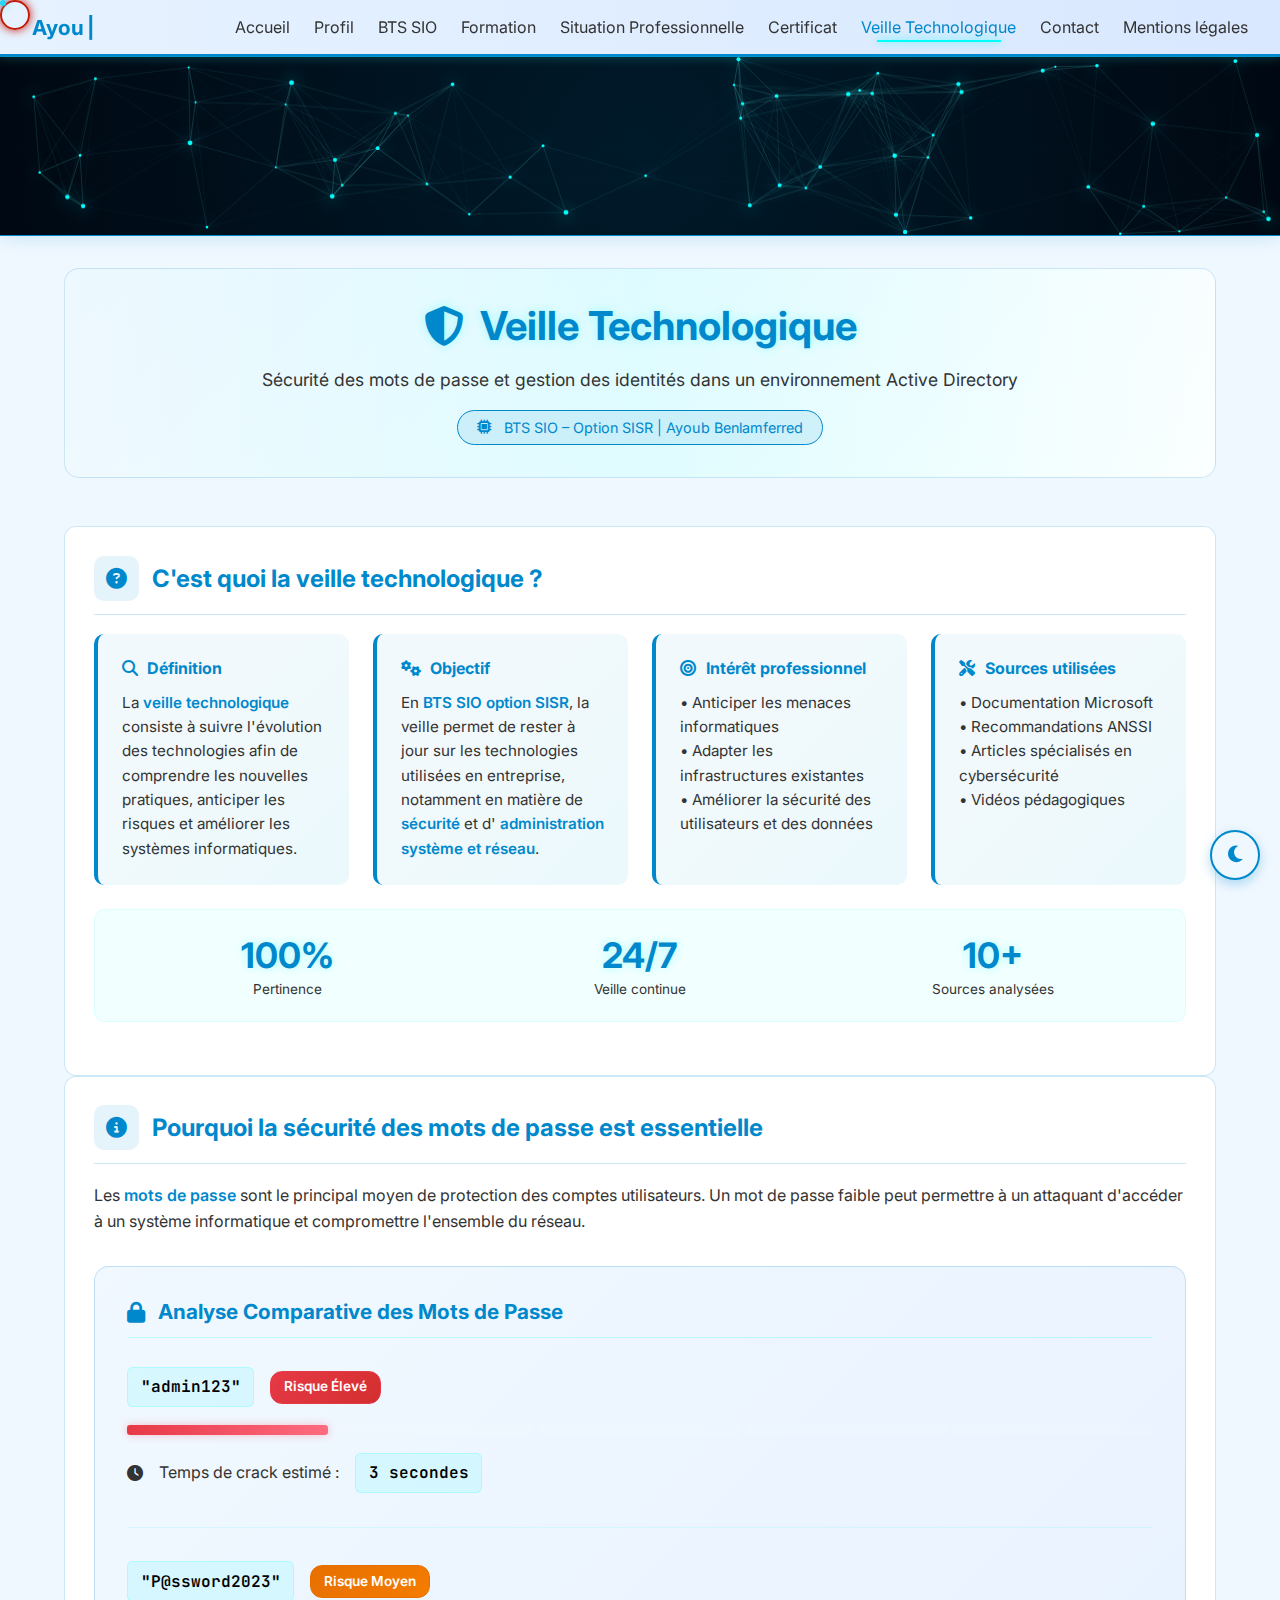
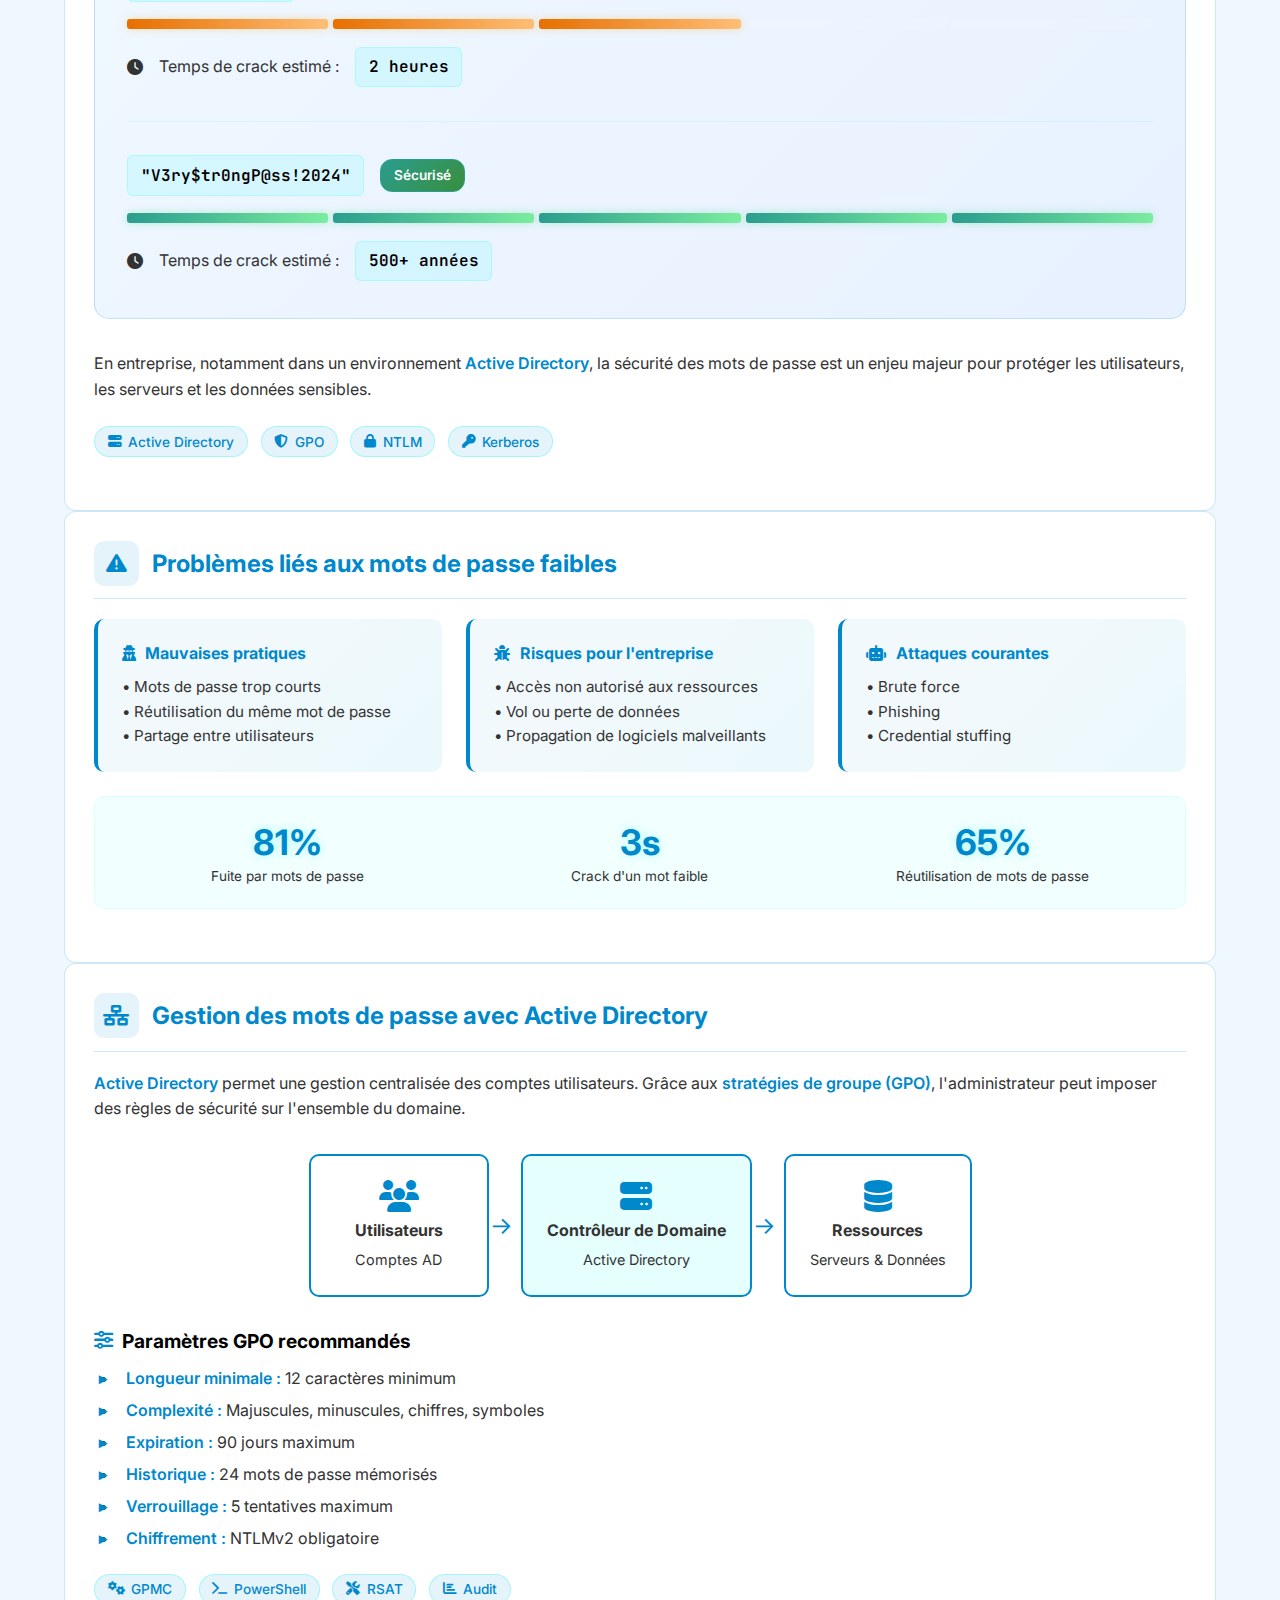
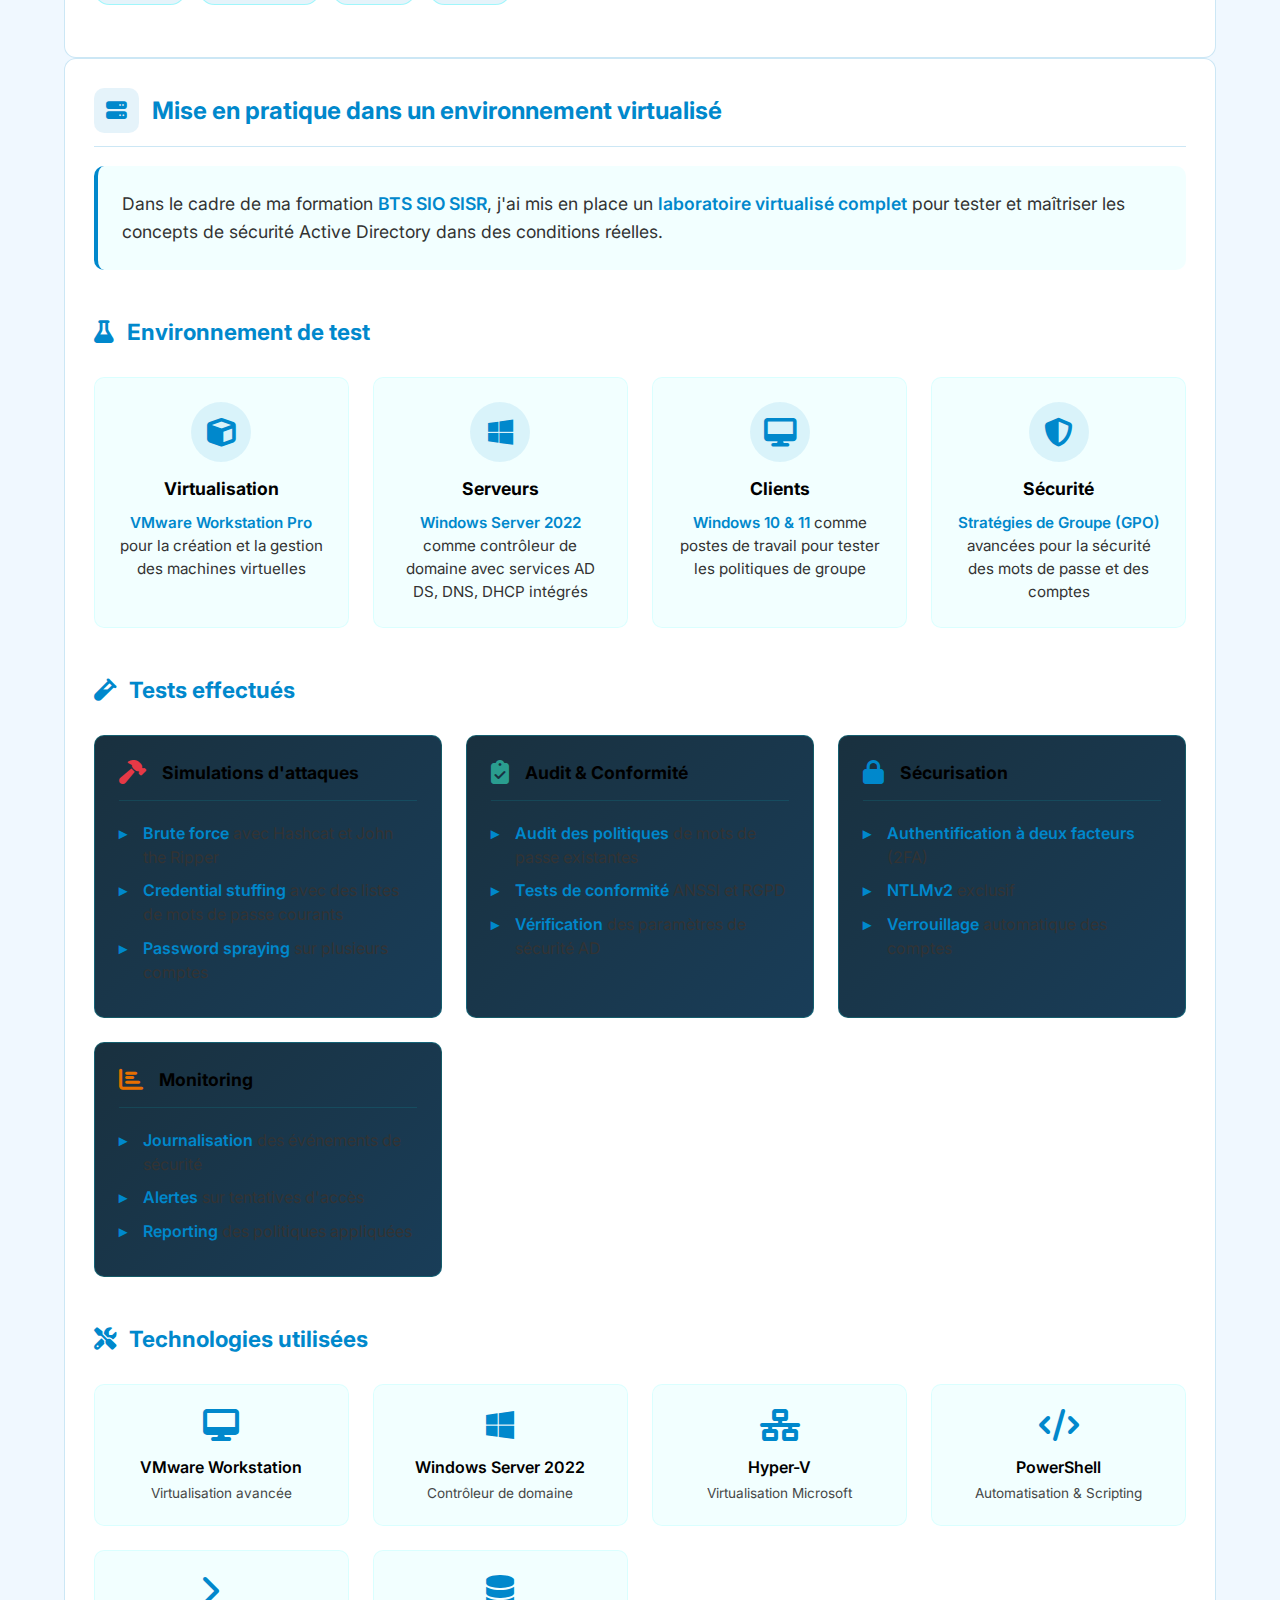
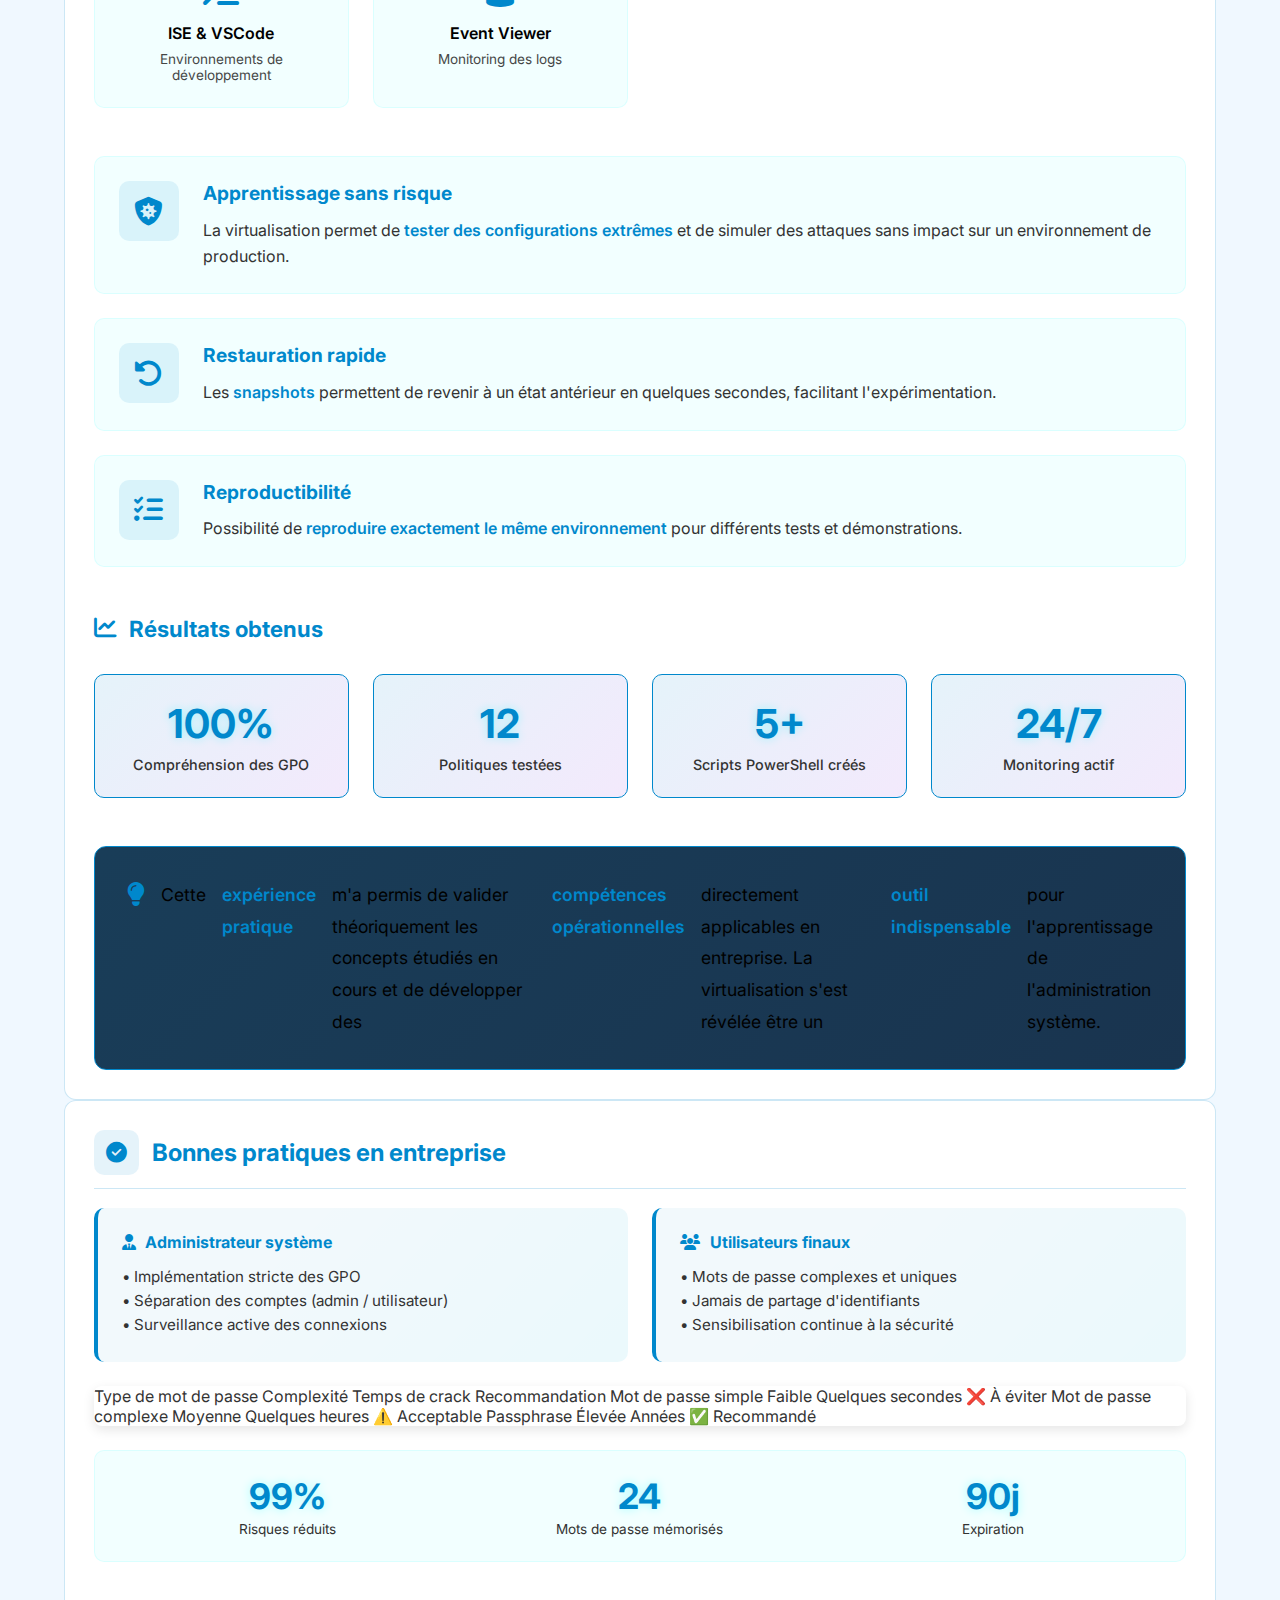
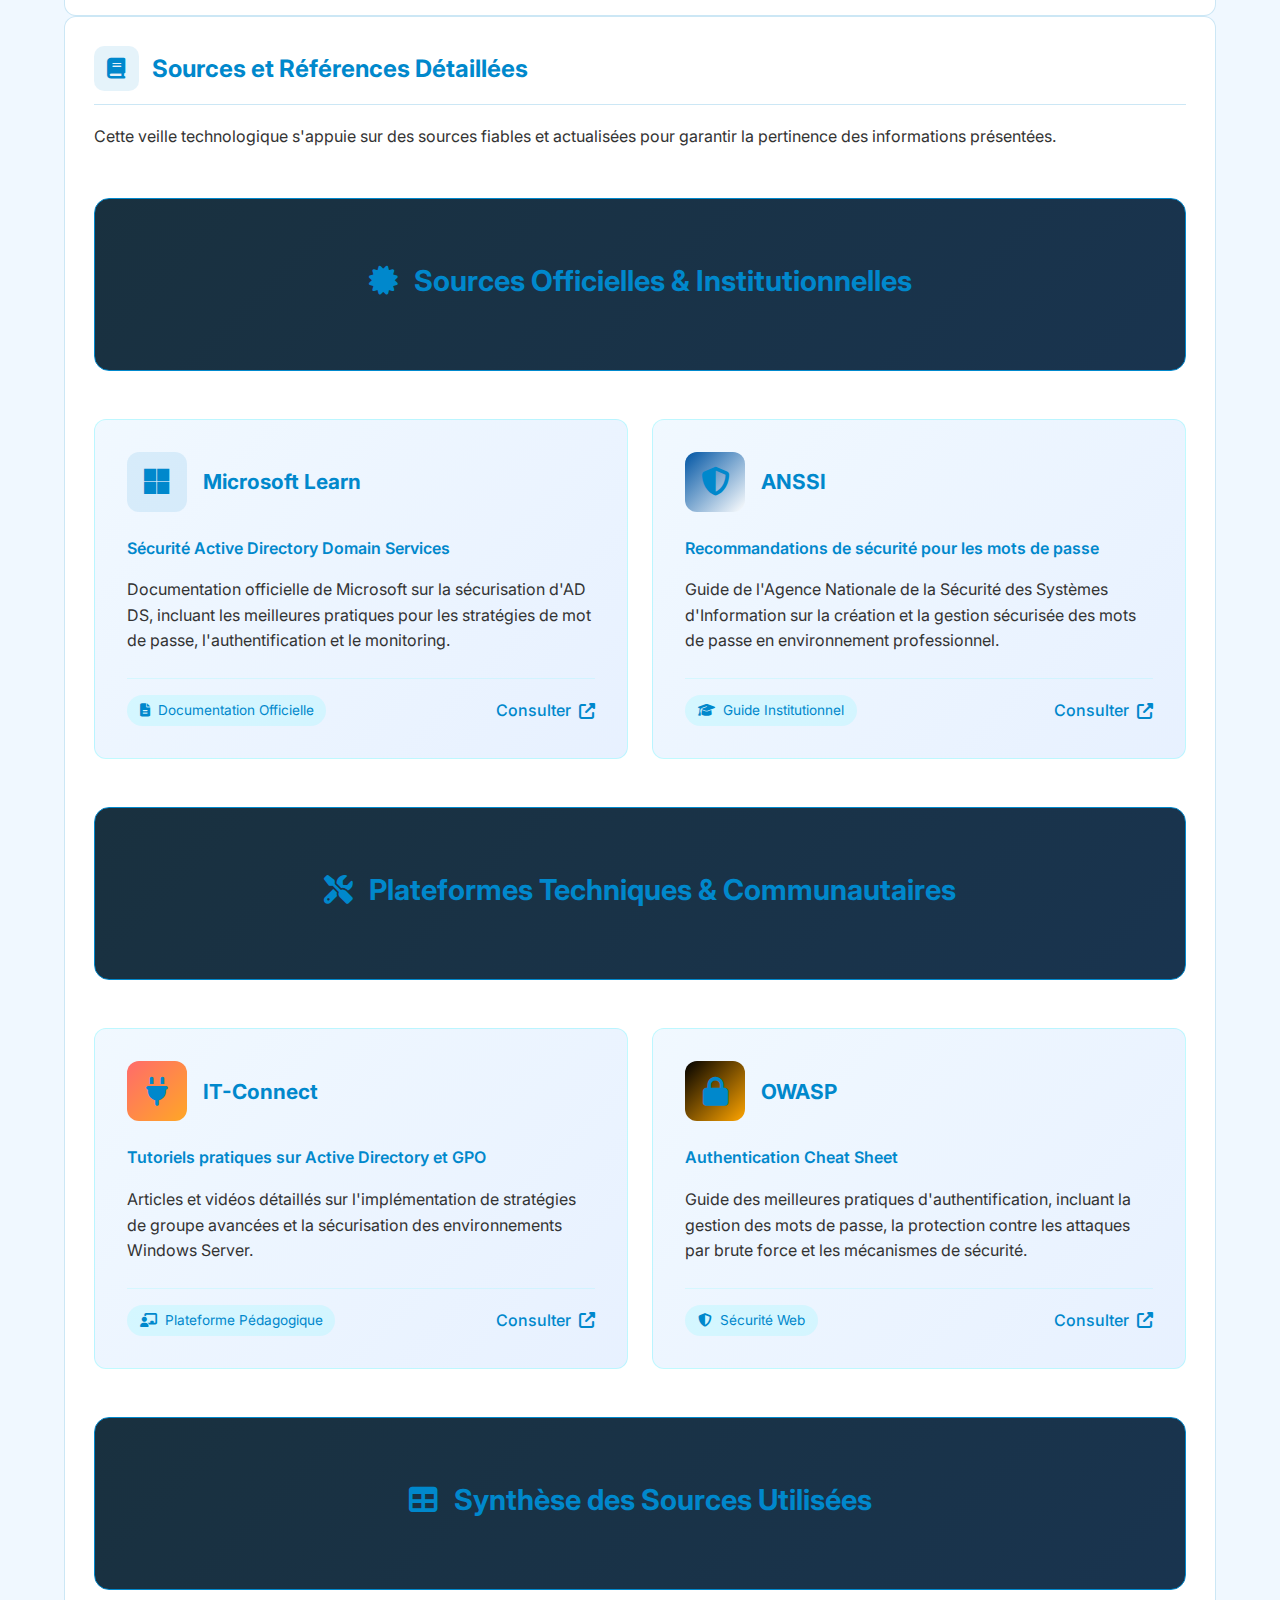
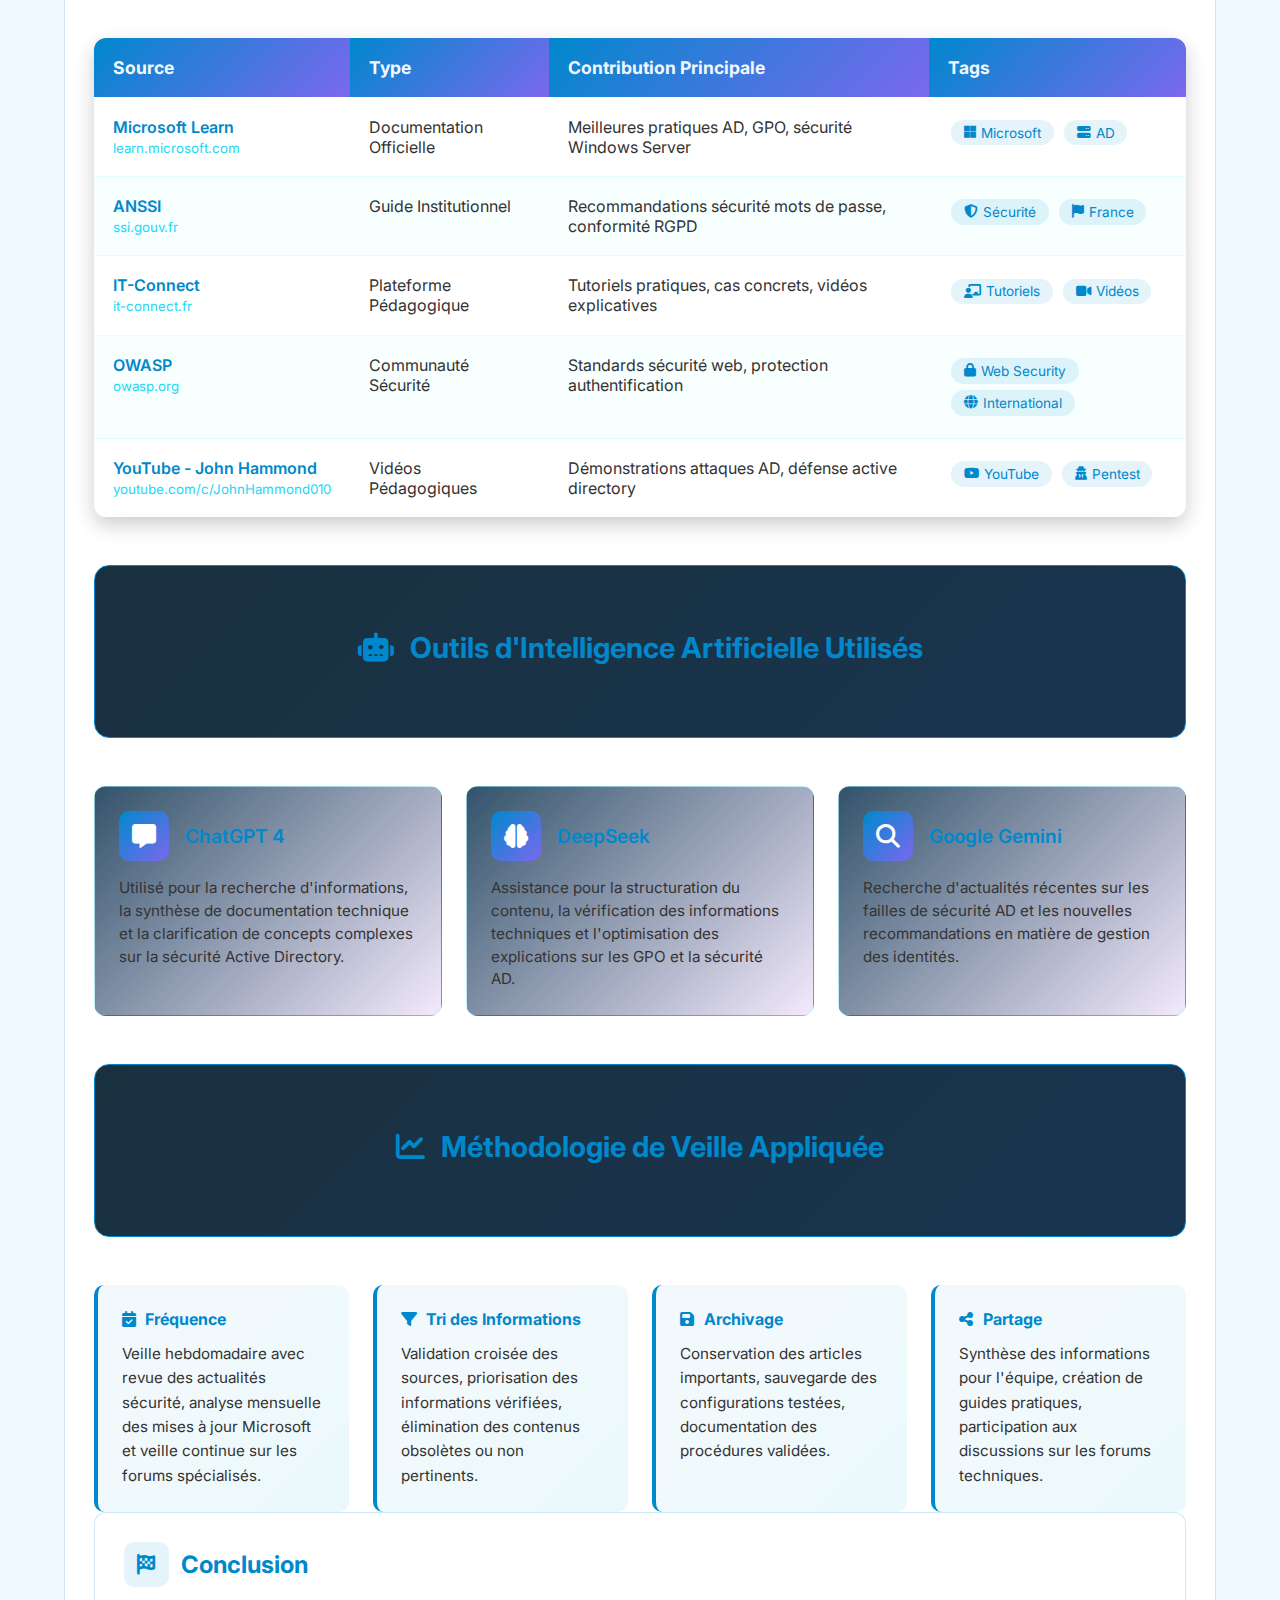
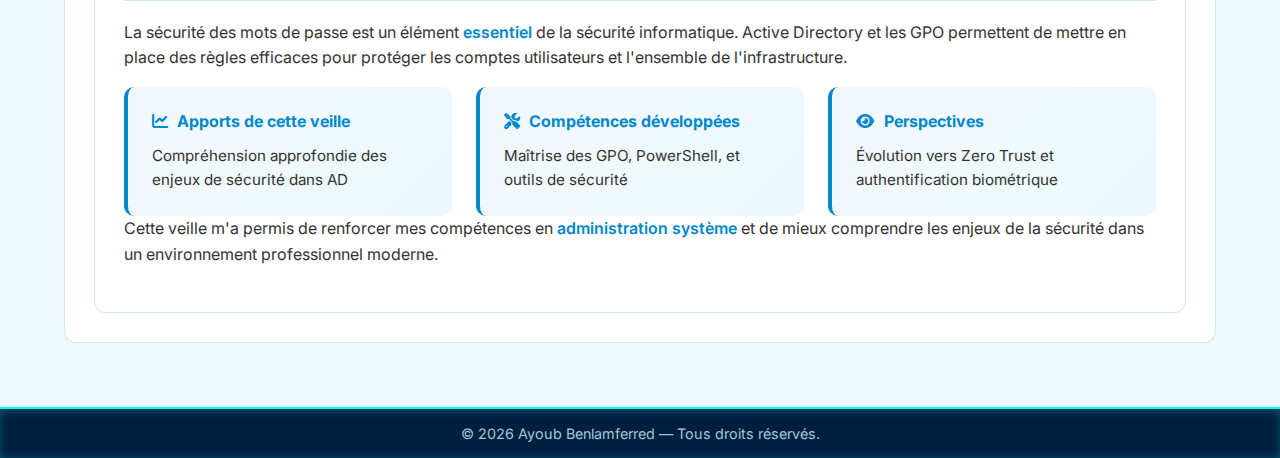
<file: pages/veille-technologique.html>
<!DOCTYPE html>
<html lang="fr">

<head>
  <meta charset="UTF-8" />
  <meta name="viewport" content="width=device-width, initial-scale=1" />
  <meta name="description" content="Veille technologique sur la sécurité des mots de passe dans Active Directory">
  <meta name="keywords" content="cybersécurité, Active Directory, mots de passe, GPO, BTS SIO, Ayoub Benlamferred">
  <meta property="og:title" content="Veille Technologique - Sécurité Active Directory">
  <meta property="og:description" content="Étude approfondie sur la gestion sécurisée des mots de passe">
  <meta property="og:type" content="website">
  <meta name="description" content="Portfolio de Ayoub Benlamferred, étudiant en BTS SIO">
  <title>Veille Technologique - Sécurité AD | Ayoub Benlamferred</title>
  <link rel="stylesheet" href="../css/style.css" />
  <link rel="icon" href="../fav/favicon.ico" type="image/x-icon" />
  <link href="https://fonts.googleapis.com/css2?family=Inter:wght@300;400;500;600;700;800&family=JetBrains+Mono:wght@300;400&display=swap" rel="stylesheet" />
  <link rel="stylesheet" href="https://cdnjs.cloudflare.com/ajax/libs/font-awesome/6.5.0/css/all.min.css"
    crossorigin="anonymous" referrerpolicy="no-referrer" />

  <style>
    :root {
      --primary: #00ffff;
      --primary-light: rgba(0, 255, 255, 0.1);
      --primary-dark: #00a8ff;
      --bg-dark: #001a2a;
      --bg-card: rgba(0, 40, 70, 0.8);
      --text-light: #a0c7d9;
      --text-lighter: #cce7ff;
      --transition-speed: 0.3s;
      --secondary: #8a2be2;
      --accent: #00ff88;
      --danger: #ff4757;
      --warning: #ffa502;
      --success: #2ed573;
    }

    /* Thème clair */
    [data-theme="light"] {
      --primary: #0088cc;
      --primary-light: rgba(0, 136, 204, 0.1);
      --primary-dark: #006699;
      --bg-dark: #f0f8ff;
      --bg-card: rgba(255, 255, 255, 0.95);
      --text-light: #333333;
      --text-lighter: #000000;
      --secondary: #7b68ee;
      --accent: #00cc66;
      --danger: #e63946;
      --warning: #e76f00;
      --success: #2a9d8f;
    }

    /* APPLIQUER LE THÈME AU BODY */
    body {
      
      color: var(--text-light);
      transition: background-color var(--transition-speed), color var(--transition-speed);
      min-height: 100vh;
      margin: 0;
      padding: 0;
    }

    [data-theme="light"] body {
      background-color: var(--bg-dark);
      color: var(--text-light);
    }

    /* MAIN - TRANSPARENT COMME DANS LA PREMIÈRE VERSION */
    main {
      max-width: 1200px;
      margin: 2rem auto;
      padding: 0 1.5rem;
    }

    /* Transition fluide pour tous les éléments */
    * {
      transition: background-color var(--transition-speed), 
                  color var(--transition-speed),
                  border-color var(--transition-speed),
                  box-shadow var(--transition-speed);
    }

    .nav-brand {
      position: relative;
      white-space: nowrap;
      font-weight: 700;
      font-size: 1.3rem;
      color: var(--primary);
    }

    .nav-brand::after {
      content: "|";
      animation: blink 1s step-end infinite;
      margin-left: 3px;
      color: var(--primary);
    }

    /* Navigation thème clair */
    [data-theme="light"] nav {
      background: linear-gradient(90deg, #e6f2ff, #d9e8ff);
      border-bottom: 2px solid var(--primary);
    }

    [data-theme="light"] nav ul li a {
      color: var(--text-light);
    }

    [data-theme="light"] nav ul li.active a,
    [data-theme="light"] nav ul li a:hover {
      color: var(--primary);
    }

    [data-theme="light"] #networkCanvas {
      background: radial-gradient(ellipse at center, #e6f2ff 0%, #d9e8ff 100%);
      border-top: 1.5px solid var(--primary);
      border-bottom: 1.5px solid var(--primary);
      box-shadow: inset 0 0 60px rgba(0, 136, 204, 0.3), 0 0 20px rgba(0, 136, 204, 0.2);
    }

    @keyframes blink {
      from, to {
        opacity: 1;
      }
      50% {
        opacity: 0;
      }
    }

    .veille-header {
      text-align: center;
      margin-bottom: 3rem;
      padding: 2rem;
      background: linear-gradient(135deg, rgba(0, 26, 42, 0.9) 0%, rgba(0, 40, 70, 0.9) 100%);
      border-radius: 15px;
      border: 1px solid rgba(0, 255, 255, 0.2);
      position: relative;
      overflow: hidden;
    }

    .veille-header::before {
      content: '';
      position: absolute;
      top: -50%;
      left: -50%;
      width: 200%;
      height: 200%;
      background: linear-gradient(
        to right,
        transparent 20%,
        rgba(0, 255, 255, 0.1) 50%,
        transparent 80%
      );
      animation: shine 3s infinite linear;
      z-index: 0;
    }

    @keyframes shine {
      0% { transform: translateX(-100%) rotate(25deg); }
      100% { transform: translateX(100%) rotate(25deg); }
    }

    [data-theme="light"] .veille-header {
      background: linear-gradient(135deg, rgba(240, 248, 255, 0.95) 0%, rgba(255, 255, 255, 0.95) 100%);
      border: 1px solid rgba(0, 136, 204, 0.2);
    }

    .veille-header h1 {
      color: var(--primary);
      font-size: 2.5rem;
      margin-bottom: 1rem;
      display: flex;
      align-items: center;
      justify-content: center;
      gap: 1rem;
      position: relative;
      z-index: 1;
      text-shadow: 0 0 10px rgba(0, 255, 255, 0.3);
    }

    .veille-header p {
      color: var(--text-light);
      font-size: 1.1rem;
      max-width: 800px;
      margin: 0 auto;
      line-height: 1.6;
      position: relative;
      z-index: 1;
    }

    [data-theme="light"] .veille-header p {
      color: var(--text-light);
    }

    .veille-badge {
      display: inline-flex;
      align-items: center;
      gap: 0.8rem;
      background: var(--primary-light);
      color: var(--primary);
      padding: 0.5rem 1.2rem;
      border-radius: 20px;
      font-size: 0.9rem;
      margin-top: 1rem;
      border: 1px solid var(--primary);
      position: relative;
      z-index: 1;
      animation: pulse 2s infinite;
    }

    @keyframes pulse {
      0%, 100% { transform: scale(1); }
      50% { transform: scale(1.02); }
    }

    [data-theme="light"] .veille-badge {
      background: rgba(0, 136, 204, 0.1);
      border: 1px solid var(--primary);
    }

    /* ===== SECTIONS VERTICALES ===== */
    .section-container {
      display: flex;
      flex-direction: column;
      gap: 2.5rem;
      margin-bottom: 3rem;
    }

    /* ===== CARTES DE SECTION - STYLE ORIGINAL ===== */
    .section-card {
      background: var(--bg-card);
      border-radius: 12px;
      padding: 1.8rem;
      border: 1px solid rgba(0, 255, 255, 0.1);
      transition: all var(--transition-speed) ease;
      height: 100%;
      position: relative;
      overflow: hidden;
    }

    .section-card::before {
      content: '';
      position: absolute;
      top: 0;
      left: 0;
      width: 4px;
      height: 100%;
      background: linear-gradient(to bottom, var(--primary), var(--secondary));
      opacity: 0;
      transition: opacity 0.3s ease;
    }

    [data-theme="light"] .section-card {
      background: var(--bg-card);
      border: 1px solid rgba(0, 136, 204, 0.2);
    }

    .section-card:hover {
      transform: translateY(-5px);
      border-color: var(--primary);
      box-shadow: 0 10px 25px rgba(0, 255, 255, 0.1), 0 0 30px rgba(0, 255, 255, 0.05);
    }

    .section-card:hover::before {
      opacity: 1;
    }

    [data-theme="light"] .section-card:hover {
      box-shadow: 0 10px 25px rgba(0, 136, 204, 0.1);
    }

    .section-card h2 {
      color: var(--primary);
      display: flex;
      align-items: center;
      gap: 0.8rem;
      margin-top: 0;
      margin-bottom: 1.2rem;
      font-size: 1.5rem;
      border-bottom: 1px solid rgba(0, 255, 255, 0.2);
      padding-bottom: 0.8rem;
    }

    [data-theme="light"] .section-card h2 {
      border-bottom: 1px solid rgba(0, 136, 204, 0.2);
    }

    .section-card h2 i {
      font-size: 1.3rem;
      background: var(--primary-light);
      padding: 0.8rem;
      border-radius: 10px;
      width: 45px;
      height: 45px;
      display: flex;
      align-items: center;
      justify-content: center;
    }

    .section-card h3 {
      color: var(--text-lighter);
      margin-top: 1.5rem;
      margin-bottom: 0.8rem;
      font-size: 1.2rem;
      display: flex;
      align-items: center;
      gap: 0.6rem;
    }

    .section-card h3 i {
      color: var(--primary);
    }

    .section-card p {
      color: var(--text-light);
      line-height: 1.6;
      margin-bottom: 1rem;
      position: relative;
    }

    .section-card ul,
    .section-card ol {
      color: var(--text-light);
      padding-left: 1.5rem;
      margin-bottom: 1rem;
    }

    .section-card li {
      margin-bottom: 0.5rem;
      line-height: 1.5;
      position: relative;
      padding-left: 0.5rem;
    }

    .section-card li::before {
      content: '▸';
      color: var(--primary);
      position: absolute;
      left: -1.2rem;
      font-weight: bold;
    }

    .section-card strong {
      color: var(--primary);
      font-weight: 600;
    }

    code,
    pre {
      background: rgba(0, 0, 0, 0.3);
      border-radius: 6px;
      padding: 0.3rem 0.6rem;
      font-family: 'JetBrains Mono', monospace;
      font-size: 0.9rem;
      color: #88ccff;
      tab-size: 2;
    }

    [data-theme="light"] code,
    [data-theme="light"] pre {
      background: rgba(0, 0, 0, 0.05);
      color: #006699;
    }

    pre {
      padding: 1rem;
      overflow-x: auto;
      margin: 1rem 0;
      border-left: 3px solid var(--primary);
      max-width: 100%;
    }

    /* ===== TECH STACK ===== */
    .tech-stack {
      display: flex;
      flex-wrap: wrap;
      gap: 0.8rem;
      margin: 1.5rem 0;
    }

    .tech-badge {
      background: var(--primary-light);
      color: var(--primary);
      padding: 0.4rem 0.8rem;
      border-radius: 20px;
      font-size: 0.85rem;
      font-weight: 500;
      border: 1px solid rgba(0, 255, 255, 0.3);
      display: flex;
      align-items: center;
      gap: 0.4rem;
      transition: all 0.2s ease;
    }

    .tech-badge:hover {
      background: rgba(0, 255, 255, 0.2);
      transform: translateY(-2px);
    }

    /* ===== STATS DISPLAY ===== */
    .stats-display {
      display: grid;
      grid-template-columns: repeat(auto-fit, minmax(120px, 1fr));
      gap: 1rem;
      margin: 1.5rem 0;
      padding: 1.5rem;
      background: rgba(0, 255, 255, 0.05);
      border-radius: 10px;
      border: 1px solid rgba(0, 255, 255, 0.1);
    }

    .stat-item {
      text-align: center;
    }

    .stat-number {
      font-size: 2.2rem;
      font-weight: 700;
      color: var(--primary);
      margin-bottom: 0.3rem;
      text-shadow: 0 0 10px rgba(0, 255, 255, 0.3);
    }

    .stat-label {
      font-size: 0.85rem;
      color: var(--text-light);
    }

    /* ===== BENEFITS ===== */
    .benefits {
      display: grid;
      grid-template-columns: repeat(auto-fit, minmax(250px, 1fr));
      gap: 1.5rem;
      margin-top: 1rem;
    }

    .benefit {
      background: rgba(0, 255, 255, 0.05);
      border-radius: 10px;
      padding: 1.5rem;
      border-left: 4px solid var(--primary);
      transition: all 0.3s ease;
      position: relative;
      overflow: hidden;
    }

    .benefit::before {
      content: '';
      position: absolute;
      top: 0;
      left: 0;
      width: 100%;
      height: 100%;
      background: linear-gradient(135deg, transparent 30%, rgba(0, 255, 255, 0.03) 100%);
      z-index: 0;
    }

    [data-theme="light"] .benefit {
      background: rgba(0, 136, 204, 0.05);
    }

    .benefit:hover {
      transform: translateY(-5px);
      box-shadow: 0 5px 15px rgba(0, 255, 255, 0.1);
    }

    .benefit h4 {
      color: var(--primary);
      margin-top: 0;
      margin-bottom: 0.8rem;
      display: flex;
      align-items: center;
      gap: 0.6rem;
      position: relative;
      z-index: 1;
    }

    .benefit p {
      color: var(--text-light);
      margin: 0;
      font-size: 0.95rem;
      position: relative;
      z-index: 1;
    }

    /* ===== TIMELINE ===== */
    .timeline {
      margin: 2rem 0;
      position: relative;
    }

    .timeline::before {
      content: '';
      position: absolute;
      left: 30px;
      top: 0;
      bottom: 0;
      width: 2px;
      background: linear-gradient(to bottom, var(--primary), transparent);
    }

    .timeline-item {
      display: flex;
      margin-bottom: 2rem;
      position: relative;
    }

    .timeline-date {
      min-width: 60px;
      background: var(--primary);
      color: var(--bg-dark);
      padding: 0.5rem;
      border-radius: 4px;
      text-align: center;
      font-weight: bold;
      margin-right: 1.5rem;
      z-index: 1;
    }

    .timeline-content {
      background: rgba(0, 255, 255, 0.05);
      padding: 1rem;
      border-radius: 8px;
      flex: 1;
      border: 1px solid rgba(0, 255, 255, 0.1);
      transition: all 0.3s ease;
    }

    .timeline-content:hover {
      background: rgba(0, 255, 255, 0.08);
      transform: translateX(5px);
    }

    [data-theme="light"] .timeline-content {
      background: rgba(0, 136, 204, 0.05);
      border: 1px solid rgba(0, 136, 204, 0.1);
    }

    .timeline-content h4 {
      color: var(--primary);
      margin-top: 0;
      margin-bottom: 0.5rem;
    }

    .timeline-content p {
      color: var(--text-light);
      margin: 0;
      font-size: 0.95rem;
    }

    /* ===== COMPARISON TABLE ===== */
    .comparison-table {
      width: 100%;
      border-collapse: collapse;
      margin: 1.5rem 0;
      border-radius: 8px;
      overflow: hidden;
      box-shadow: 0 4px 12px rgba(0, 0, 0, 0.1);
    }

    .comparison-table th {
      background: var(--primary-light);
      color: var(--primary);
      padding: 1rem;
      text-align: left;
      border: 1px solid rgba(0, 255, 255, 0.2);
      font-weight: 600;
    }

    [data-theme="light"] .comparison-table th {
      border: 1px solid rgba(0, 136, 204, 0.2);
    }

    .comparison-table td {
      color: var(--text-light);
      padding: 0.8rem 1rem;
      border: 1px solid rgba(0, 255, 255, 0.1);
      transition: background 0.2s ease;
    }

    [data-theme="light"] .comparison-table td {
      border: 1px solid rgba(0, 136, 204, 0.1);
    }

    .comparison-table tr:nth-child(even) {
      background: rgba(0, 255, 255, 0.02);
    }

    [data-theme="light"] .comparison-table tr:nth-child(even) {
      background: rgba(0, 136, 204, 0.02);
    }

    .comparison-table tr:hover {
      background: rgba(0, 255, 255, 0.05);
    }

    [data-theme="light"] .comparison-table tr:hover {
      background: rgba(0, 136, 204, 0.05);
    }

    /* ===== PASSWORD STRENGTH SECTION ===== */
    .password-strength-section {
      margin: 2rem 0;
      padding: 2rem;
      background: linear-gradient(135deg, rgba(0, 26, 42, 0.9) 0%, rgba(0, 30, 60, 0.9) 100%);
      border-radius: 15px;
      border: 1px solid rgba(0, 255, 255, 0.2);
    }

    [data-theme="light"] .password-strength-section {
      background: linear-gradient(135deg, rgba(240, 248, 255, 0.95) 0%, rgba(230, 240, 255, 0.95) 100%);
      border: 1px solid rgba(0, 136, 204, 0.2);
    }

    .password-strength-section h3 {
      color: var(--primary);
      margin-top: 0;
      margin-bottom: 1.5rem;
      font-size: 1.3rem;
      display: flex;
      align-items: center;
      gap: 0.8rem;
      border-bottom: 1px solid rgba(0, 255, 255, 0.2);
      padding-bottom: 0.8rem;
    }

    .password-example-item {
      margin-bottom: 1.8rem;
      padding-bottom: 1.8rem;
      border-bottom: 1px solid rgba(0, 255, 255, 0.1);
    }

    .password-example-item:last-child {
      margin-bottom: 0;
      padding-bottom: 0;
      border-bottom: none;
    }

    .password-strength {
      display: flex;
      gap: 0.3rem;
      margin: 0.8rem 0;
      position: relative;
      height: 10px;
    }

    .strength-bar {
      height: 100%;
      flex: 1;
      border-radius: 3px;
      background: rgba(255, 255, 255, 0.1);
      position: relative;
      overflow: hidden;
    }

    .strength-bar.active {
      animation: fillBar 1.5s ease-out forwards;
    }

    @keyframes fillBar {
      from {
        width: 0;
        opacity: 0.5;
      }
      to {
        width: 100%;
        opacity: 1;
      }
    }

    .strength-bar.weak.active { 
      background: linear-gradient(90deg, var(--danger), #ff6b81);
      box-shadow: 0 0 8px rgba(255, 71, 87, 0.3);
    }

    .strength-bar.medium.active { 
      background: linear-gradient(90deg, var(--warning), #ffbe76);
      box-shadow: 0 0 8px rgba(255, 165, 2, 0.3);
    }

    .strength-bar.active:not(.weak):not(.medium) { 
      background: linear-gradient(90deg, var(--success), #7bed9f);
      box-shadow: 0 0 8px rgba(46, 213, 115, 0.3);
    }

    .password-example-item p {
      display: flex;
      align-items: center;
      gap: 1rem;
      margin: 0;
      padding: 0.3rem 0;
      font-size: 1rem;
      flex-wrap: wrap;
    }

    .password-example-item strong {
      font-family: 'JetBrains Mono', monospace;
      color: var(--text-lighter);
      font-size: 1rem;
      background: rgba(0, 255, 255, 0.1);
      padding: 0.4rem 0.8rem;
      border-radius: 6px;
      border: 1px solid rgba(0, 255, 255, 0.2);
    }

    .badge-high, .badge-medium, .badge-low {
      display: inline-flex;
      align-items: center;
      gap: 0.4rem;
      padding: 0.3rem 0.8rem;
      border-radius: 12px;
      font-weight: 600;
      font-size: 0.85rem;
      animation: pulse 2s infinite;
    }

    .badge-high {
      background: linear-gradient(135deg, var(--danger), #d32f2f);
      color: white;
      border: 1px solid var(--danger);
    }

    .badge-medium {
      background: linear-gradient(135deg, var(--warning), #f57c00);
      color: white;
      border: 1px solid var(--warning);
    }

    .badge-low {
      background: linear-gradient(135deg, var(--success), #388e3c);
      color: white;
      border: 1px solid var(--success);
    }

    /* ===== ARCHITECTURE VISUELLE ===== */
    .architecture-visual {
      display: flex;
      justify-content: center;
      align-items: center;
      gap: 2rem;
      margin: 2rem 0;
      flex-wrap: wrap;
    }

    .arch-node {
      background: var(--bg-card);
      padding: 1.5rem;
      border-radius: 10px;
      border: 2px solid var(--primary);
      text-align: center;
      min-width: 180px;
      position: relative;
      transition: all 0.3s ease;
    }

    .arch-node:hover {
      transform: translateY(-5px);
      box-shadow: 0 10px 20px rgba(0, 255, 255, 0.2);
    }

    .arch-node::after {
      content: '→';
      position: absolute;
      right: -25px;
      top: 50%;
      transform: translateY(-50%);
      color: var(--primary);
      font-size: 1.5rem;
    }

    .arch-node:last-child::after {
      display: none;
    }

    /* ===== BOUTONS DE CONTRÔLE ===== */
    .page-controls {
      position: fixed;
      bottom: 20px;
      right: 20px;
      display: flex;
      flex-direction: column;
      gap: 10px;
      z-index: 1000;
    }

    .control-btn {
      width: 50px;
      height: 50px;
      border-radius: 50%;
      background: var(--primary);
      color: var(--bg-dark);
      border: none;
      cursor: pointer;
      display: flex;
      align-items: center;
      justify-content: center;
      font-size: 1.2rem;
      transition: all var(--transition-speed) ease;
      box-shadow: 0 4px 12px rgba(0, 255, 255, 0.3);
    }

    [data-theme="light"] .control-btn {
      box-shadow: 0 4px 12px rgba(0, 136, 204, 0.3);
    }

    .control-btn:hover,
    .control-btn:focus {
      transform: scale(1.1) rotate(5deg);
      box-shadow: 0 6px 16px rgba(0, 255, 255, 0.4);
      outline: none;
    }

    [data-theme="light"] .control-btn:hover {
      box-shadow: 0 6px 16px rgba(0, 136, 204, 0.4);
    }

    .theme-toggle {
      background: var(--bg-dark);
      color: var(--primary);
      border: 2px solid var(--primary);
    }

    [data-theme="light"] .theme-toggle {
      background: var(--bg-dark);
      color: var(--primary);
      border: 2px solid var(--primary);
    }

    .sr-only {
      position: absolute;
      width: 1px;
      height: 1px;
      padding: 0;
      margin: -1px;
      overflow: hidden;
      clip: rect(0, 0, 0, 0);
      white-space: nowrap;
      border: 0;
    }

    .skip-link {
      position: absolute;
      top: -40px;
      left: 0;
      background: var(--primary);
      color: var(--bg-dark);
      padding: 8px 16px;
      text-decoration: none;
      border-radius: 4px;
      z-index: 1001;
      transition: top 0.3s;
    }

    /* ===== FOOTER - TOUJOURS EN THÈME SOMBRE ===== */
    footer {
      text-align: center;
      padding: 1rem 0;
      background-color: #001f3f !important;
      border-top: 2px solid #00ffff !important;
      color: #a0c7d9 !important;
      margin-top: 2rem;
    }
    
    [data-theme="light"] footer {
      background-color: #001f3f !important;
      border-top: 2px solid #00ffff !important;
      color: #a0c7d9 !important;
    }

    /* ===== RESPONSIVE ===== */
    @media (max-width: 768px) {
      .veille-header h1 {
        font-size: 2rem;
        flex-direction: column;
        gap: 0.5rem;
      }

      .section-container {
        grid-template-columns: 1fr;
      }

      .architecture-visual {
        flex-direction: column;
      }

      .arch-node::after {
        content: '↓';
        right: 50%;
        transform: translateX(50%);
        top: auto;
        bottom: -25px;
      }

      .page-controls {
        bottom: 10px;
        right: 10px;
      }

      .control-btn {
        width: 45px;
        height: 45px;
        font-size: 1.1rem;
      }
      
      main {
        padding: 1.5rem;
        margin: 1rem auto;
      }
    }

    @media (max-width: 480px) {
      .password-example-item p {
        flex-direction: column;
        align-items: flex-start;
        gap: 0.5rem;
      }
      
      .benefits {
        grid-template-columns: 1fr;
      }
      
      main {
        padding: 1rem;
      }
    }

    @keyframes fadeInUp {
      from {
        opacity: 0;
        transform: translateY(30px);
      }
      to {
        opacity: 1;
        transform: translateY(0);
      }
    }

    .animate-in {
      animation: fadeInUp 0.6s ease-out forwards;
    }

    /* ===== NOUVEAUX STYLES POUR LA SECTION SOURCES ===== */
    .source-item {
      background: rgba(0, 255, 255, 0.05);
      border-radius: 10px;
      padding: 1.5rem;
      margin-bottom: 1.5rem;
      border: 1px solid rgba(0, 255, 255, 0.1);
      transition: all 0.3s ease;
    }

    .source-item:hover {
      transform: translateY(-3px);
      border-color: var(--primary);
      box-shadow: 0 5px 15px rgba(0, 255, 255, 0.1);
    }

    .source-header {
      display: flex;
      align-items: center;
      gap: 1rem;
      margin-bottom: 1rem;
    }

    .source-icon {
      width: 50px;
      height: 50px;
      background: var(--primary-light);
      border-radius: 50%;
      display: flex;
      align-items: center;
      justify-content: center;
      font-size: 1.5rem;
      color: var(--primary);
    }

    .source-title {
      color: var(--text-lighter);
      font-size: 1.2rem;
      font-weight: 600;
    }

    .source-description {
      color: var(--text-light);
      margin-bottom: 1rem;
      line-height: 1.6;
    }

    .source-link {
      display: inline-flex;
      align-items: center;
      gap: 0.5rem;
      color: var(--primary);
      text-decoration: none;
      font-weight: 500;
      padding: 0.5rem 1rem;
      background: var(--primary-light);
      border-radius: 6px;
      transition: all 0.3s ease;
    }

    .source-link:hover {
      background: var(--primary);
      color: var(--bg-dark);
    }

    .source-grid {
      display: grid;
      grid-template-columns: repeat(auto-fit, minmax(300px, 1fr));
      gap: 1.5rem;
      margin: 2rem 0;
    }

    .source-card {
      background: linear-gradient(135deg, rgba(0, 26, 42, 0.9) 0%, rgba(0, 40, 70, 0.9) 100%);
      border-radius: 12px;
      padding: 2rem;
      border: 1px solid rgba(0, 255, 255, 0.2);
      transition: all 0.3s ease;
    }

    [data-theme="light"] .source-card {
      background: linear-gradient(135deg, rgba(240, 248, 255, 0.95) 0%, rgba(230, 240, 255, 0.95) 100%);
    }

    .source-card:hover {
      transform: translateY(-5px);
      box-shadow: 0 10px 25px rgba(0, 255, 255, 0.1);
    }

    .source-card-header {
      display: flex;
      align-items: center;
      gap: 1rem;
      margin-bottom: 1.5rem;
    }

    .source-card-icon {
      width: 60px;
      height: 60px;
      background: var(--primary-light);
      border-radius: 12px;
      display: flex;
      align-items: center;
      justify-content: center;
      font-size: 1.8rem;
      color: var(--primary);
    }

    .source-card-title {
      color: var(--primary);
      font-size: 1.3rem;
      font-weight: 700;
    }

    .source-card-content {
      color: var(--text-light);
      line-height: 1.6;
    }

    .source-meta {
      display: flex;
      justify-content: space-between;
      align-items: center;
      margin-top: 1.5rem;
      padding-top: 1rem;
      border-top: 1px solid rgba(0, 255, 255, 0.1);
    }

    .source-type {
      display: inline-flex;
      align-items: center;
      gap: 0.5rem;
      padding: 0.3rem 0.8rem;
      background: rgba(0, 255, 255, 0.1);
      color: var(--primary);
      border-radius: 20px;
      font-size: 0.85rem;
    }

    .source-visit {
      color: var(--primary);
      text-decoration: none;
      font-weight: 500;
      display: flex;
      align-items: center;
      gap: 0.5rem;
      transition: gap 0.3s ease;
    }

    .source-visit:hover {
      gap: 0.8rem;
    }

    .sources-table {
      width: 100%;
      border-collapse: separate;
      border-spacing: 0;
      margin: 2rem 0;
      border-radius: 12px;
      overflow: hidden;
      box-shadow: 0 8px 20px rgba(0, 0, 0, 0.2);
    }

    .sources-table th {
      background: linear-gradient(135deg, var(--primary), var(--secondary));
      color: var(--bg-dark);
      padding: 1.2rem;
      text-align: left;
      font-weight: 700;
      font-size: 1.1rem;
    }

    .sources-table td {
      padding: 1.2rem;
      border-bottom: 1px solid rgba(0, 255, 255, 0.1);
      color: var(--text-light);
      vertical-align: top;
    }

    .sources-table tr:last-child td {
      border-bottom: none;
    }

    .sources-table tr:nth-child(even) {
      background: rgba(0, 255, 255, 0.03);
    }

    .sources-table tr:hover {
      background: rgba(0, 255, 255, 0.08);
    }

    .source-tag {
      display: inline-flex;
      align-items: center;
      gap: 0.3rem;
      padding: 0.3rem 0.8rem;
      background: var(--primary-light);
      color: var(--primary);
      border-radius: 20px;
      font-size: 0.85rem;
      margin: 0.2rem;
    }

    .ai-tools {
      display: grid;
      grid-template-columns: repeat(auto-fit, minmax(250px, 1fr));
      gap: 1.5rem;
      margin: 2rem 0;
    }

    .ai-tool {
      background: linear-gradient(135deg, rgba(0, 40, 70, 0.8) 0%, rgba(138, 43, 226, 0.1) 100%);
      border-radius: 12px;
      padding: 1.5rem;
      border: 1px solid rgba(0, 255, 255, 0.2);
      transition: all 0.3s ease;
    }

    .ai-tool:hover {
      transform: translateY(-5px);
      box-shadow: 0 10px 25px rgba(0, 255, 255, 0.2);
    }

    .ai-tool-header {
      display: flex;
      align-items: center;
      gap: 1rem;
      margin-bottom: 1rem;
    }

    .ai-tool-icon {
      width: 50px;
      height: 50px;
      background: linear-gradient(135deg, var(--primary), var(--secondary));
      border-radius: 10px;
      display: flex;
      align-items: center;
      justify-content: center;
      font-size: 1.5rem;
      color: white;
    }

    .ai-tool-title {
      color: var(--primary);
      font-weight: 600;
      font-size: 1.2rem;
    }

    .ai-tool-description {
      color: var(--text-light);
      font-size: 0.95rem;
      line-height: 1.5;
    }

    .sources-summary {
      background: linear-gradient(135deg, rgba(0, 26, 42, 0.9) 0%, rgba(0, 30, 60, 0.9) 100%);
      border-radius: 15px;
      padding: 2.5rem;
      margin: 3rem 0;
      border: 1px solid var(--primary);
    }

    .sources-summary h3 {
      color: var(--primary);
      margin-bottom: 2rem;
      text-align: center;
      font-size: 1.8rem;
      display: flex;
      align-items: center;
      justify-content: center;
      gap: 1rem;
    }












/* ===== STYLES POUR LA SECTION MISE EN PRATIQUE ===== */
.section-intro {
  font-size: 1.1rem;
  line-height: 1.8;
  margin-bottom: 2.5rem;
  padding: 1.5rem;
  background: rgba(0, 255, 255, 0.05);
  border-radius: 10px;
  border-left: 4px solid var(--primary);
}

/* Environnement de test */
.environment-section {
  margin: 3rem 0;
}

.environment-section h3 {
  color: var(--primary);
  margin-bottom: 2rem;
  font-size: 1.4rem;
  display: flex;
  align-items: center;
  gap: 0.8rem;
}

.environment-grid {
  display: grid;
  grid-template-columns: repeat(auto-fit, minmax(250px, 1fr));
  gap: 1.5rem;
}

.env-item {
  background: rgba(0, 255, 255, 0.05);
  border-radius: 10px;
  padding: 1.5rem;
  text-align: center;
  border: 1px solid rgba(0, 255, 255, 0.1);
  transition: all 0.3s ease;
}

.env-item:hover {
  transform: translateY(-5px);
  border-color: var(--primary);
  box-shadow: 0 10px 20px rgba(0, 255, 255, 0.1);
}

.env-icon {
  width: 60px;
  height: 60px;
  background: var(--primary-light);
  border-radius: 50%;
  display: flex;
  align-items: center;
  justify-content: center;
  margin: 0 auto 1rem;
  font-size: 1.8rem;
  color: var(--primary);
}

.env-item h4 {
  color: var(--text-lighter);
  margin-bottom: 0.8rem;
  font-size: 1.1rem;
}

.env-item p {
  color: var(--text-light);
  font-size: 0.95rem;
  line-height: 1.5;
  margin: 0;
}

/* Tests effectués */
.tests-section {
  margin: 3rem 0;
}

.tests-section h3 {
  color: var(--primary);
  margin-bottom: 2rem;
  font-size: 1.4rem;
  display: flex;
  align-items: center;
  gap: 0.8rem;
}

.tests-grid {
  display: grid;
  grid-template-columns: repeat(auto-fit, minmax(280px, 1fr));
  gap: 1.5rem;
}

.test-card {
  background: linear-gradient(135deg, rgba(0, 26, 42, 0.9) 0%, rgba(0, 40, 70, 0.9) 100%);
  border-radius: 10px;
  padding: 1.5rem;
  border: 1px solid rgba(0, 255, 255, 0.2);
  transition: all 0.3s ease;
}

.test-card:hover {
  transform: translateY(-5px);
  box-shadow: 0 10px 25px rgba(0, 255, 255, 0.15);
}

.test-header {
  display: flex;
  align-items: center;
  gap: 1rem;
  margin-bottom: 1.2rem;
  padding-bottom: 1rem;
  border-bottom: 1px solid rgba(0, 255, 255, 0.1);
}

.test-header i {
  font-size: 1.5rem;
}

.test-header h4 {
  color: var(--text-lighter);
  margin: 0;
  font-size: 1.1rem;
}

.test-content ul {
  list-style: none;
  padding: 0;
  margin: 0;
}

.test-content li {
  color: var(--text-light);
  margin-bottom: 0.6rem;
  padding-left: 1.5rem;
  position: relative;
  line-height: 1.5;
}

.test-content li::before {
  content: '▸';
  position: absolute;
  left: 0;
  color: var(--primary);
  font-weight: bold;
}

/* Technologies utilisées */
.tech-section {
  margin: 3rem 0;
}

.tech-section h3 {
  color: var(--primary);
  margin-bottom: 2rem;
  font-size: 1.4rem;
  display: flex;
  align-items: center;
  gap: 0.8rem;
}

.tech-grid {
  display: grid;
  grid-template-columns: repeat(auto-fit, minmax(200px, 1fr));
  gap: 1.5rem;
}

.tech-item {
  background: rgba(0, 255, 255, 0.05);
  border-radius: 10px;
  padding: 1.5rem;
  text-align: center;
  display: flex;
  flex-direction: column;
  align-items: center;
  border: 1px solid rgba(0, 255, 255, 0.1);
  transition: all 0.3s ease;
}

.tech-item:hover {
  background: rgba(0, 255, 255, 0.1);
  transform: translateY(-3px);
  border-color: var(--primary);
}

.tech-item i {
  font-size: 2rem;
  color: var(--primary);
  margin-bottom: 1rem;
}

.tech-name {
  color: var(--text-lighter);
  font-weight: 600;
  margin-bottom: 0.5rem;
  font-size: 1rem;
}

.tech-desc {
  color: var(--text-light);
  font-size: 0.85rem;
  opacity: 0.9;
}

/* Bénéfices */
.benefits-section {
  margin: 3rem 0;
}

.benefit-card {
  display: flex;
  gap: 1.5rem;
  background: rgba(0, 255, 255, 0.05);
  border-radius: 10px;
  padding: 1.5rem;
  margin-bottom: 1.5rem;
  border: 1px solid rgba(0, 255, 255, 0.1);
  transition: all 0.3s ease;
}

.benefit-card:hover {
  transform: translateX(10px);
  border-color: var(--primary);
}

.benefit-icon {
  width: 60px;
  height: 60px;
  background: var(--primary-light);
  border-radius: 10px;
  display: flex;
  align-items: center;
  justify-content: center;
  font-size: 1.8rem;
  color: var(--primary);
  flex-shrink: 0;
}

.benefit-content h4 {
  color: var(--primary);
  margin: 0 0 0.8rem 0;
  font-size: 1.2rem;
}

.benefit-content p {
  color: var(--text-light);
  margin: 0;
  line-height: 1.6;
}

/* Résultats obtenus */
.results-section {
  margin: 3rem 0;
}

.results-section h3 {
  color: var(--primary);
  margin-bottom: 2rem;
  font-size: 1.4rem;
  display: flex;
  align-items: center;
  gap: 0.8rem;
}

.results-grid {
  display: grid;
  grid-template-columns: repeat(auto-fit, minmax(150px, 1fr));
  gap: 1.5rem;
}

.result-item {
  background: linear-gradient(135deg, var(--primary-light), rgba(138, 43, 226, 0.1));
  border-radius: 10px;
  padding: 1.5rem;
  text-align: center;
  border: 1px solid var(--primary);
}

.result-value {
  font-size: 2.5rem;
  font-weight: 700;
  color: var(--primary);
  margin-bottom: 0.5rem;
  text-shadow: 0 0 10px rgba(0, 255, 255, 0.3);
}

.result-label {
  color: var(--text-light);
  font-size: 0.9rem;
  font-weight: 500;
}

/* Conclusion de la section */
.section-conclusion {
  background: linear-gradient(135deg, rgba(0, 40, 70, 0.9) 0%, rgba(0, 30, 60, 0.9) 100%);
  border-radius: 12px;
  padding: 2rem;
  margin-top: 2rem;
  border: 1px solid var(--primary);
  position: relative;
  overflow: hidden;
}

.section-conclusion p {
  color: var(--text-lighter);
  font-size: 1.1rem;
  line-height: 1.8;
  margin: 0;
  display: flex;
  align-items: flex-start;
  gap: 1rem;
}

.section-conclusion i {
  color: var(--primary);
  font-size: 1.5rem;
  flex-shrink: 0;
  margin-top: 0.2rem;
}

/* Responsive */
@media (max-width: 768px) {
  .environment-grid,
  .tests-grid,
  .tech-grid {
    grid-template-columns: 1fr;
  }
  
  .benefit-card {
    flex-direction: column;
    text-align: center;
  }
  
  .benefit-icon {
    margin: 0 auto;
  }
  
  .section-conclusion p {
    flex-direction: column;
    text-align: center;
  }
  
  .results-grid {
    grid-template-columns: repeat(2, 1fr);
  }
}

@media (max-width: 480px) {
  .results-grid {
    grid-template-columns: 1fr;
  }
}



  </style>

</head>

<body>
  <!-- Skip link pour l'accessibilité -->
  <a href="#main-content" class="skip-link">Aller au contenu principal</a>

  <nav aria-label="Navigation principale">
    <div class="nav-brand" id="animated-name"></div>
    <button class="nav-toggle" aria-label="Menu">☰</button>
    <ul id="nav-menu">
      <li><a href="accueil.html">Accueil</a></li>
      <li><a href="profil.html">Profil</a></li>
      <li><a href="bts-sio.html">BTS SIO</a></li>
      <li><a href="formation.html">Formation</a></li>
      <li><a href="situation-professionnelle.html">Situation Professionnelle</a></li>
      <li><a href="certificat.html" data-i18n="nav_gestion">Certificat</a></li>
      <li class="active"><a href="veille-technologique.html">Veille Technologique</a></li>
      <li><a href="contact.html">Contact</a></li>
      <li><a href="mentions-legales.html">Mentions légales</a></li>
    </ul>
  </nav>

<canvas id="networkCanvas"></canvas>

  <main id="main-content" role="main" tabindex="-1">

    <!-- En-tête principal -->
    <header class="veille-header animate-in">
      <h1><i class="fas fa-shield-alt" aria-hidden="true"></i> Veille Technologique</h1>
      <p>Sécurité des mots de passe et gestion des identités dans un environnement Active Directory</p>
      <span class="veille-badge">
        <i class="fas fa-microchip"></i>
        BTS SIO – Option SISR | Ayoub Benlamferred
      </span>
    </header>

    <!-- Section 0: Qu'est-ce que la veille technologique -->
    <div class="section-card animate-in">
      <h2><i class="fas fa-question-circle" aria-hidden="true"></i> C'est quoi la veille technologique ?</h2>

      <div class="benefits">
        <div class="benefit">
          <h4><i class="fas fa-search"></i> Définition</h4>
          <p>
            La <strong>veille technologique</strong> consiste à suivre l'évolution des technologies afin de
            comprendre les nouvelles pratiques, anticiper les risques et améliorer les systèmes informatiques.
          </p>
        </div>

        <div class="benefit">
          <h4><i class="fas fa-cogs"></i> Objectif</h4>
          <p>
            En <strong>BTS SIO option SISR</strong>, la veille permet de rester à jour sur les technologies
            utilisées en entreprise, notamment en matière de <strong>sécurité</strong> et d'
            <strong>administration système et réseau</strong>.
          </p>
        </div>

        <div class="benefit">
          <h4><i class="fas fa-bullseye"></i> Intérêt professionnel</h4>
          <p>
            • Anticiper les menaces informatiques<br>
            • Adapter les infrastructures existantes<br>
            • Améliorer la sécurité des utilisateurs et des données
          </p>
        </div>

        <div class="benefit">
          <h4><i class="fas fa-tools"></i> Sources utilisées</h4>
          <p>
            • Documentation Microsoft<br>
            • Recommandations ANSSI<br>
            • Articles spécialisés en cybersécurité<br>
            • Vidéos pédagogiques
          </p>
        </div>
      </div>

      <div class="stats-display">
        <div class="stat-item">
          <div class="stat-number">100%</div>
          <div class="stat-label">Pertinence</div>
        </div>
        <div class="stat-item">
          <div class="stat-number">24/7</div>
          <div class="stat-label">Veille continue</div>
        </div>
        <div class="stat-item">
          <div class="stat-number">10+</div>
          <div class="stat-label">Sources analysées</div>
        </div>
      </div>
    </div>

    <!-- Section 1: Introduction -->
    <div class="section-card animate-in">
      <h2><i class="fas fa-info-circle" aria-hidden="true"></i> Pourquoi la sécurité des mots de passe est essentielle</h2>

      <p>
        Les <strong>mots de passe</strong> sont le principal moyen de protection des comptes utilisateurs.
        Un mot de passe faible peut permettre à un attaquant d'accéder à un système informatique
        et compromettre l'ensemble du réseau.
      </p>

      <div class="password-strength-section">
        <h3><i class="fas fa-lock"></i> Analyse Comparative des Mots de Passe</h3>
        
        <div class="password-example-item">
          <p><strong>"admin123"</strong> <span class="badge-high">Risque Élevé</span></p>
          <div class="password-strength">
            <div class="strength-bar weak active"></div>
            <div class="strength-bar"></div>
            <div class="strength-bar"></div>
            <div class="strength-bar"></div>
            <div class="strength-bar"></div>
          </div>
          <p><i class="fas fa-clock"></i> Temps de crack estimé : <strong>3 secondes</strong></p>
        </div>
        
        <div class="password-example-item">
          <p><strong>"P@ssword2023"</strong> <span class="badge-medium">Risque Moyen</span></p>
          <div class="password-strength">
            <div class="strength-bar medium active"></div>
            <div class="strength-bar medium active"></div>
            <div class="strength-bar medium active"></div>
            <div class="strength-bar"></div>
            <div class="strength-bar"></div>
          </div>
          <p><i class="fas fa-clock"></i> Temps de crack estimé : <strong>2 heures</strong></p>
        </div>
        
        <div class="password-example-item">
          <p><strong>"V3ry$tr0ngP@ss!2024"</strong> <span class="badge-low">Sécurisé</span></p>
          <div class="password-strength">
            <div class="strength-bar active"></div>
            <div class="strength-bar active"></div>
            <div class="strength-bar active"></div>
            <div class="strength-bar active"></div>
            <div class="strength-bar active"></div>
          </div>
          <p><i class="fas fa-clock"></i> Temps de crack estimé : <strong>500+ années</strong></p>
        </div>
      </div>

      <p>
        En entreprise, notamment dans un environnement <strong>Active Directory</strong>,
        la sécurité des mots de passe est un enjeu majeur pour protéger les utilisateurs,
        les serveurs et les données sensibles.
      </p>

      <div class="tech-stack">
        <span class="tech-badge"><i class="fas fa-server"></i> Active Directory</span>
        <span class="tech-badge"><i class="fas fa-shield-alt"></i> GPO</span>
        <span class="tech-badge"><i class="fas fa-lock"></i> NTLM</span>
        <span class="tech-badge"><i class="fas fa-key"></i> Kerberos</span>
      </div>
    </div>

    <!-- Section 2: Problématiques -->
    <div class="section-card animate-in">
      <h2><i class="fas fa-exclamation-triangle" aria-hidden="true"></i> Problèmes liés aux mots de passe faibles</h2>

      <div class="benefits">
        <div class="benefit">
          <h4><i class="fas fa-user-secret"></i> Mauvaises pratiques</h4>
          <p>
            • Mots de passe trop courts<br>
            • Réutilisation du même mot de passe<br>
            • Partage entre utilisateurs
          </p>
        </div>

        <div class="benefit">
          <h4><i class="fas fa-bug"></i> Risques pour l'entreprise</h4>
          <p>
            • Accès non autorisé aux ressources<br>
            • Vol ou perte de données<br>
            • Propagation de logiciels malveillants
          </p>
        </div>

        <div class="benefit">
          <h4><i class="fas fa-robot"></i> Attaques courantes</h4>
          <p>
            • Brute force<br>
            • Phishing<br>
            • Credential stuffing
          </p>
        </div>
      </div>

      <div class="stats-display">
        <div class="stat-item">
          <div class="stat-number">81%</div>
          <div class="stat-label">Fuite par mots de passe</div>
        </div>
        <div class="stat-item">
          <div class="stat-number">3s</div>
          <div class="stat-label">Crack d'un mot faible</div>
        </div>
        <div class="stat-item">
          <div class="stat-number">65%</div>
          <div class="stat-label">Réutilisation de mots de passe</div>
        </div>
      </div>
    </div>

    <!-- Section 3: Active Directory -->
    <div class="section-card animate-in">
      <h2><i class="fas fa-network-wired" aria-hidden="true"></i> Gestion des mots de passe avec Active Directory</h2>

      <p>
        <strong>Active Directory</strong> permet une gestion centralisée des comptes utilisateurs.
        Grâce aux <strong>stratégies de groupe (GPO)</strong>, l'administrateur peut imposer
        des règles de sécurité sur l'ensemble du domaine.
      </p>

      <div class="architecture-visual">
        <div class="arch-node">
          <i class="fas fa-users" style="font-size: 2rem; color: var(--primary); margin-bottom: 0.5rem;"></i>
          <h4 style="margin: 0;">Utilisateurs</h4>
          <p style="font-size: 0.9rem; margin: 0.5rem 0 0;">Comptes AD</p>
        </div>
        <div class="arch-node" style="background: rgba(0, 255, 255, 0.1);">
          <i class="fas fa-server" style="font-size: 2rem; color: var(--primary); margin-bottom: 0.5rem;"></i>
          <h4 style="margin: 0;">Contrôleur de Domaine</h4>
          <p style="font-size: 0.9rem; margin: 0.5rem 0 0;">Active Directory</p>
        </div>
        <div class="arch-node">
          <i class="fas fa-database" style="font-size: 2rem; color: var(--primary); margin-bottom: 0.5rem;"></i>
          <h4 style="margin: 0;">Ressources</h4>
          <p style="font-size: 0.9rem; margin: 0.5rem 0 0;">Serveurs & Données</p>
        </div>
      </div>

      <h3><i class="fas fa-sliders-h"></i> Paramètres GPO recommandés</h3>
      <ul>
        <li><strong>Longueur minimale :</strong> 12 caractères minimum</li>
        <li><strong>Complexité :</strong> Majuscules, minuscules, chiffres, symboles</li>
        <li><strong>Expiration :</strong> 90 jours maximum</li>
        <li><strong>Historique :</strong> 24 mots de passe mémorisés</li>
        <li><strong>Verrouillage :</strong> 5 tentatives maximum</li>
        <li><strong>Chiffrement :</strong> NTLMv2 obligatoire</li>
      </ul>

      <div class="tech-stack">
        <span class="tech-badge"><i class="fas fa-cogs"></i> GPMC</span>
        <span class="tech-badge"><i class="fas fa-terminal"></i> PowerShell</span>
        <span class="tech-badge"><i class="fas fa-tools"></i> RSAT</span>
        <span class="tech-badge"><i class="fas fa-chart-bar"></i> Audit</span>
      </div>
    </div>

        <!-- Section 4: Mise en pratique -->
    <div class="section-card animate-in">
      <h2><i class="fas fa-server" aria-hidden="true"></i> Mise en pratique dans un environnement virtualisé</h2>

      <p class="section-intro">
        Dans le cadre de ma formation <strong>BTS SIO SISR</strong>, j'ai mis en place un <strong>laboratoire virtualisé complet</strong> 
        pour tester et maîtriser les concepts de sécurité Active Directory dans des conditions réelles.
      </p>

      <!-- Environnement de test -->
      <div class="environment-section">
        <h3><i class="fas fa-flask"></i> Environnement de test</h3>
        <div class="environment-grid">
          <div class="env-item">
            <div class="env-icon">
              <i class="fas fa-cube"></i>
            </div>
            <h4>Virtualisation</h4>
            <p><strong>VMware Workstation Pro</strong> pour la création et la gestion des machines virtuelles</p>
          </div>
          
          <div class="env-item">
            <div class="env-icon">
              <i class="fab fa-windows"></i>
            </div>
            <h4>Serveurs</h4>
            <p><strong>Windows Server 2022</strong> comme contrôleur de domaine avec services AD DS, DNS, DHCP intégrés</p>
          </div>
          
          <div class="env-item">
            <div class="env-icon">
              <i class="fas fa-desktop"></i>
            </div>
            <h4>Clients</h4>
            <p><strong>Windows 10 & 11</strong> comme postes de travail pour tester les politiques de groupe</p>
          </div>
          
          <div class="env-item">
            <div class="env-icon">
              <i class="fas fa-shield-alt"></i>
            </div>
            <h4>Sécurité</h4>
            <p><strong>Stratégies de Groupe (GPO)</strong> avancées pour la sécurité des mots de passe et des comptes</p>
          </div>
        </div>
      </div>

      <!-- Tests effectués -->
      <div class="tests-section">
        <h3><i class="fas fa-vial"></i> Tests effectués</h3>
        <div class="tests-grid">
          <div class="test-card">
            <div class="test-header">
              <i class="fas fa-hammer" style="color: var(--danger);"></i>
              <h4>Simulations d'attaques</h4>
            </div>
            <div class="test-content">
              <ul>
                <li><strong>Brute force</strong> avec Hashcat et John the Ripper</li>
                <li><strong>Credential stuffing</strong> avec des listes de mots de passe courants</li>
                <li><strong>Password spraying</strong> sur plusieurs comptes</li>
              </ul>
            </div>
          </div>
          
          <div class="test-card">
            <div class="test-header">
              <i class="fas fa-clipboard-check" style="color: var(--success);"></i>
              <h4>Audit & Conformité</h4>
            </div>
            <div class="test-content">
              <ul>
                <li><strong>Audit des politiques</strong> de mots de passe existantes</li>
                <li><strong>Tests de conformité</strong> ANSSI et RGPD</li>
                <li><strong>Vérification</strong> des paramètres de sécurité AD</li>
              </ul>
            </div>
          </div>
          
          <div class="test-card">
            <div class="test-header">
              <i class="fas fa-lock" style="color: var(--primary);"></i>
              <h4>Sécurisation</h4>
            </div>
            <div class="test-content">
              <ul>
                <li><strong>Authentification à deux facteurs</strong> (2FA)</li>
                <li><strong>NTLMv2</strong> exclusif</li>
                <li><strong>Verrouillage</strong> automatique des comptes</li>
              </ul>
            </div>
          </div>
          
          <div class="test-card">
            <div class="test-header">
              <i class="fas fa-chart-bar" style="color: var(--warning);"></i>
              <h4>Monitoring</h4>
            </div>
            <div class="test-content">
              <ul>
                <li><strong>Journalisation</strong> des événements de sécurité</li>
                <li><strong>Alertes</strong> sur tentatives d'accès</li>
                <li><strong>Reporting</strong> des politiques appliquées</li>
              </ul>
            </div>
          </div>
        </div>
      </div>

      <!-- Technologies utilisées -->
      <div class="tech-section">
        <h3><i class="fas fa-tools"></i> Technologies utilisées</h3>
        <div class="tech-grid">
          <div class="tech-item">
            <i class="fas fa-desktop"></i>
            <span class="tech-name">VMware Workstation</span>
            <span class="tech-desc">Virtualisation avancée</span>
          </div>
          
          <div class="tech-item">
            <i class="fab fa-windows"></i>
            <span class="tech-name">Windows Server 2022</span>
            <span class="tech-desc">Contrôleur de domaine</span>
          </div>
          
          <div class="tech-item">
            <i class="fas fa-network-wired"></i>
            <span class="tech-name">Hyper-V</span>
            <span class="tech-desc">Virtualisation Microsoft</span>
          </div>
          
          <div class="tech-item">
            <i class="fas fa-code"></i>
            <span class="tech-name">PowerShell</span>
            <span class="tech-desc">Automatisation & Scripting</span>
          </div>
          
          <div class="tech-item">
            <i class="fas fa-terminal"></i>
            <span class="tech-name">ISE & VSCode</span>
            <span class="tech-desc">Environnements de développement</span>
          </div>
          
          <div class="tech-item">
            <i class="fas fa-database"></i>
            <span class="tech-name">Event Viewer</span>
            <span class="tech-desc">Monitoring des logs</span>
          </div>
        </div>
      </div>

      <!-- Bénéfices -->
      <div class="benefits-section">
        <div class="benefit-card">
          <div class="benefit-icon">
            <i class="fas fa-shield-virus"></i>
          </div>
          <div class="benefit-content">
            <h4>Apprentissage sans risque</h4>
            <p>La virtualisation permet de <strong>tester des configurations extrêmes</strong> et de simuler des attaques sans impact sur un environnement de production.</p>
          </div>
        </div>
        
        <div class="benefit-card">
          <div class="benefit-icon">
            <i class="fas fa-undo-alt"></i>
          </div>
          <div class="benefit-content">
            <h4>Restauration rapide</h4>
            <p>Les <strong>snapshots</strong> permettent de revenir à un état antérieur en quelques secondes, facilitant l'expérimentation.</p>
          </div>
        </div>
        
        <div class="benefit-card">
          <div class="benefit-icon">
            <i class="fas fa-tasks"></i>
          </div>
          <div class="benefit-content">
            <h4>Reproductibilité</h4>
            <p>Possibilité de <strong>reproduire exactement le même environnement</strong> pour différents tests et démonstrations.</p>
          </div>
        </div>
      </div>

      <!-- Résultats obtenus -->
      <div class="results-section">
        <h3><i class="fas fa-chart-line"></i> Résultats obtenus</h3>
        <div class="results-grid">
          <div class="result-item">
            <div class="result-value">100%</div>
            <div class="result-label">Compréhension des GPO</div>
          </div>
          
          <div class="result-item">
            <div class="result-value">12</div>
            <div class="result-label">Politiques testées</div>
          </div>
          
          <div class="result-item">
            <div class="result-value">5+</div>
            <div class="result-label">Scripts PowerShell créés</div>
          </div>
          
          <div class="result-item">
            <div class="result-value">24/7</div>
            <div class="result-label">Monitoring actif</div>
          </div>
        </div>
      </div>

      <!-- Conclusion de la section -->
      <div class="section-conclusion">
        <p>
          <i class="fas fa-lightbulb"></i>
          Cette <strong>expérience pratique</strong> m'a permis de valider théoriquement les concepts étudiés en cours 
          et de développer des <strong>compétences opérationnelles</strong> directement applicables en entreprise. 
          La virtualisation s'est révélée être un <strong>outil indispensable</strong> pour l'apprentissage de l'administration système.
        </p>
      </div>
    </div>

    <!-- Section 5: Bonnes pratiques -->
    <div class="section-card animate-in">
      <h2><i class="fas fa-check-circle" aria-hidden="true"></i> Bonnes pratiques en entreprise</h2>

      <div class="benefits">
        <div class="benefit">
          <h4><i class="fas fa-user-tie"></i> Administrateur système</h4>
          <p>
            • Implémentation stricte des GPO<br>
            • Séparation des comptes (admin / utilisateur)<br>
            • Surveillance active des connexions
          </p>
        </div>

        <div class="benefit">
          <h4><i class="fas fa-users"></i> Utilisateurs finaux</h4>
          <p>
            • Mots de passe complexes et uniques<br>
            • Jamais de partage d'identifiants<br>
            • Sensibilisation continue à la sécurité
          </p>
        </div>
      </div>

      <div class="comparison-table">
        <thead>
          <tr>
            <th>Type de mot de passe</th>
            <th>Complexité</th>
            <th>Temps de crack</th>
            <th>Recommandation</th>
          </tr>
        </thead>
        <tbody>
          <tr>
            <td>Mot de passe simple</td>
            <td>Faible</td>
            <td>Quelques secondes</td>
            <td>❌ À éviter</td>
          </tr>
          <tr>
            <td>Mot de passe complexe</td>
            <td>Moyenne</td>
            <td>Quelques heures</td>
            <td>⚠️ Acceptable</td>
          </tr>
          <tr>
            <td>Passphrase</td>
            <td>Élevée</td>
            <td>Années</td>
            <td>✅ Recommandé</td>
          </tr>
        </tbody>
      </div>

      <div class="stats-display">
        <div class="stat-item">
          <div class="stat-number">99%</div>
          <div class="stat-label">Risques réduits</div>
        </div>
        <div class="stat-item">
          <div class="stat-number">24</div>
          <div class="stat-label">Mots de passe mémorisés</div>
        </div>
        <div class="stat-item">
          <div class="stat-number">90j</div>
          <div class="stat-label">Expiration</div>
        </div>
      </div>
    </div>

<!-- Section 6: Sources et Références Détaillées -->
<div class="section-card animate-in">
  <h2><i class="fas fa-book"></i> Sources et Références Détaillées</h2>
  
  <p style="margin-bottom: 2rem;">
    Cette veille technologique s'appuie sur des sources fiables et actualisées pour garantir 
    la pertinence des informations présentées.
  </p>

  <!-- Sources Officielles -->
  <div class="sources-summary">
    <h3><i class="fas fa-certificate"></i> Sources Officielles & Institutionnelles</h3>
  </div>

  <div class="source-grid">
    <!-- Microsoft -->
    <div class="source-card">
      <div class="source-card-header">
        <div class="source-card-icon">
          <i class="fab fa-microsoft"></i>
        </div>
        <div class="source-card-title">Microsoft Learn</div>
      </div>
      <div class="source-card-content">
        <p><strong>Sécurité Active Directory Domain Services</strong></p>
        <p>Documentation officielle de Microsoft sur la sécurisation d'AD DS, incluant les meilleures pratiques pour les stratégies de mot de passe, l'authentification et le monitoring.</p>
        <div class="source-meta">
          <span class="source-type"><i class="fas fa-file-alt"></i> Documentation Officielle</span>
          <a href="https://learn.microsoft.com/fr-fr/windows-server/identity/ad-ds/manage/component-updates/security-best-practices" target="_blank" class="source-visit">
            Consulter <i class="fas fa-external-link-alt"></i>
          </a>
        </div>
      </div>
    </div>

    <!-- ANSSI -->
    <div class="source-card">
      <div class="source-card-header">
        <div class="source-card-icon" style="background: linear-gradient(135deg, #0055a4, #ffffff);">
          <i class="fas fa-shield-alt"></i>
        </div>
        <div class="source-card-title">ANSSI</div>
      </div>
      <div class="source-card-content">
        <p><strong>Recommandations de sécurité pour les mots de passe</strong></p>
        <p>Guide de l'Agence Nationale de la Sécurité des Systèmes d'Information sur la création et la gestion sécurisée des mots de passe en environnement professionnel.</p>
        <div class="source-meta">
          <span class="source-type"><i class="fas fa-graduation-cap"></i> Guide Institutionnel</span>
          <a href="https://www.ssi.gouv.fr/guide/mots-de-passe/" target="_blank" class="source-visit">
            Consulter <i class="fas fa-external-link-alt"></i>
          </a>
        </div>
      </div>
    </div>
  </div>

  <!-- Plateformes Spécialisées -->
  <div class="sources-summary">
    <h3><i class="fas fa-tools"></i> Plateformes Techniques & Communautaires</h3>
  </div>

  <div class="source-grid">
    <!-- IT-Connect -->
    <div class="source-card">
      <div class="source-card-header">
        <div class="source-card-icon" style="background: linear-gradient(135deg, #ff6b6b, #ffa726);">
          <i class="fas fa-plug"></i>
        </div>
        <div class="source-card-title">IT-Connect</div>
      </div>
      <div class="source-card-content">
        <p><strong>Tutoriels pratiques sur Active Directory et GPO</strong></p>
        <p>Articles et vidéos détaillés sur l'implémentation de stratégies de groupe avancées et la sécurisation des environnements Windows Server.</p>
        <div class="source-meta">
          <span class="source-type"><i class="fas fa-chalkboard-teacher"></i> Plateforme Pédagogique</span>
          <a href="https://www.it-connect.fr/categorie/active-directory/" target="_blank" class="source-visit">
            Consulter <i class="fas fa-external-link-alt"></i>
          </a>
        </div>
      </div>
    </div>

    <!-- OWASP -->
    <div class="source-card">
      <div class="source-card-header">
        <div class="source-card-icon" style="background: linear-gradient(135deg, #000000, #ffa500);">
          <i class="fas fa-lock"></i>
        </div>
        <div class="source-card-title">OWASP</div>
      </div>
      <div class="source-card-content">
        <p><strong>Authentication Cheat Sheet</strong></p>
        <p>Guide des meilleures pratiques d'authentification, incluant la gestion des mots de passe, la protection contre les attaques par brute force et les mécanismes de sécurité.</p>
        <div class="source-meta">
          <span class="source-type"><i class="fas fa-shield-alt"></i> Sécurité Web</span>
          <a href="https://cheatsheetseries.owasp.org/cheatsheets/Authentication_Cheat_Sheet.html" target="_blank" class="source-visit">
            Consulter <i class="fas fa-external-link-alt"></i>
          </a>
        </div>
      </div>
    </div>
  </div>

  <!-- Tableau des Sources -->
  <div class="sources-summary">
    <h3><i class="fas fa-table"></i> Synthèse des Sources Utilisées</h3>
  </div>

  <table class="sources-table">
    <thead>
      <tr>
        <th>Source</th>
        <th>Type</th>
        <th>Contribution Principale</th>
        <th>Tags</th>
      </tr>
    </thead>
    <tbody>
      <tr>
        <td>
          <strong>Microsoft Learn</strong><br>
          <small><a href="https://learn.microsoft.com" target="_blank">learn.microsoft.com</a></small>
        </td>
        <td>Documentation Officielle</td>
        <td>Meilleures pratiques AD, GPO, sécurité Windows Server</td>
        <td>
          <span class="source-tag"><i class="fab fa-microsoft"></i> Microsoft</span>
          <span class="source-tag"><i class="fas fa-server"></i> AD</span>
        </td>
      </tr>
      <tr>
        <td>
          <strong>ANSSI</strong><br>
          <small><a href="https://www.ssi.gouv.fr" target="_blank">ssi.gouv.fr</a></small>
        </td>
        <td>Guide Institutionnel</td>
        <td>Recommandations sécurité mots de passe, conformité RGPD</td>
        <td>
          <span class="source-tag"><i class="fas fa-shield-alt"></i> Sécurité</span>
          <span class="source-tag"><i class="fas fa-flag"></i> France</span>
        </td>
      </tr>
      <tr>
        <td>
          <strong>IT-Connect</strong><br>
          <small><a href="https://www.it-connect.fr" target="_blank">it-connect.fr</a></small>
        </td>
        <td>Plateforme Pédagogique</td>
        <td>Tutoriels pratiques, cas concrets, vidéos explicatives</td>
        <td>
          <span class="source-tag"><i class="fas fa-chalkboard-teacher"></i> Tutoriels</span>
          <span class="source-tag"><i class="fas fa-video"></i> Vidéos</span>
        </td>
      </tr>
      <tr>
        <td>
          <strong>OWASP</strong><br>
          <small><a href="https://owasp.org" target="_blank">owasp.org</a></small>
        </td>
        <td>Communauté Sécurité</td>
        <td>Standards sécurité web, protection authentification</td>
        <td>
          <span class="source-tag"><i class="fas fa-lock"></i> Web Security</span>
          <span class="source-tag"><i class="fas fa-globe"></i> International</span>
        </td>
      </tr>
      <tr>
        <td>
          <strong>YouTube - John Hammond</strong><br>
          <small><a href="https://www.youtube.com/c/JohnHammond010" target="_blank">youtube.com/c/JohnHammond010</a></small>
        </td>
        <td>Vidéos Pédagogiques</td>
        <td>Démonstrations attaques AD, défense active directory</td>
        <td>
          <span class="source-tag"><i class="fab fa-youtube"></i> YouTube</span>
          <span class="source-tag"><i class="fas fa-user-secret"></i> Pentest</span>
        </td>
      </tr>
    </tbody>
  </table>

  <!-- Outils IA Utilisés -->
  <div class="sources-summary">
    <h3><i class="fas fa-robot"></i> Outils d'Intelligence Artificielle Utilisés</h3>
  </div>

  <div class="ai-tools">
    <div class="ai-tool">
      <div class="ai-tool-header">
        <div class="ai-tool-icon">
          <i class="fas fa-comment-alt"></i>
        </div>
        <div class="ai-tool-title">ChatGPT 4</div>
      </div>
      <div class="ai-tool-description">
        Utilisé pour la recherche d'informations, la synthèse de documentation technique et la clarification de concepts complexes sur la sécurité Active Directory.
      </div>
    </div>

    <div class="ai-tool">
      <div class="ai-tool-header">
        <div class="ai-tool-icon">
          <i class="fas fa-brain"></i>
        </div>
        <div class="ai-tool-title">DeepSeek</div>
      </div>
      <div class="ai-tool-description">
        Assistance pour la structuration du contenu, la vérification des informations techniques et l'optimisation des explications sur les GPO et la sécurité AD.
      </div>
    </div>

    <div class="ai-tool">
      <div class="ai-tool-header">
        <div class="ai-tool-icon">
          <i class="fas fa-search"></i>
        </div>
        <div class="ai-tool-title">Google Gemini</div>
      </div>
      <div class="ai-tool-description">
        Recherche d'actualités récentes sur les failles de sécurité AD et les nouvelles recommandations en matière de gestion des identités.
      </div>
    </div>
  </div>

  <!-- Méthodologie de Veille -->
  <div class="sources-summary">
    <h3><i class="fas fa-chart-line"></i> Méthodologie de Veille Appliquée</h3>
  </div>

  <div class="benefits">
    <div class="benefit">
      <h4><i class="fas fa-calendar-check"></i> Fréquence</h4>
      <p>Veille hebdomadaire avec revue des actualités sécurité, analyse mensuelle des mises à jour Microsoft et veille continue sur les forums spécialisés.</p>
    </div>

    <div class="benefit">
      <h4><i class="fas fa-filter"></i> Tri des Informations</h4>
      <p>Validation croisée des sources, priorisation des informations vérifiées, élimination des contenus obsolètes ou non pertinents.</p>
    </div>

    <div class="benefit">
      <h4><i class="fas fa-save"></i> Archivage</h4>
      <p>Conservation des articles importants, sauvegarde des configurations testées, documentation des procédures validées.</p>
    </div>

    <div class="benefit">
      <h4><i class="fas fa-share-alt"></i> Partage</h4>
      <p>Synthèse des informations pour l'équipe, création de guides pratiques, participation aux discussions sur les forums techniques.</p>
    </div>
  </div>

  
    <!-- Section 7: Conclusion -->
    <div class="section-card animate-in">
      <h2><i class="fas fa-flag-checkered" aria-hidden="true"></i> Conclusion</h2>

      <p>
        La sécurité des mots de passe est un élément <strong>essentiel</strong> de la sécurité informatique.
        Active Directory et les GPO permettent de mettre en place des règles efficaces
        pour protéger les comptes utilisateurs et l'ensemble de l'infrastructure.
      </p>

      <div class="benefits">
        <div class="benefit">
          <h4><i class="fas fa-chart-line"></i> Apports de cette veille</h4>
          <p>Compréhension approfondie des enjeux de sécurité dans AD</p>
        </div>
        <div class="benefit">
          <h4><i class="fas fa-tools"></i> Compétences développées</h4>
          <p>Maîtrise des GPO, PowerShell, et outils de sécurité</p>
        </div>
        <div class="benefit">
          <h4><i class="fas fa-eye"></i> Perspectives</h4>
          <p>Évolution vers Zero Trust et authentification biométrique</p>
        </div>
      </div>

      <p>
        Cette veille m'a permis de renforcer mes compétences en <strong>administration système</strong>
        et de mieux comprendre les enjeux de la sécurité dans un environnement professionnel moderne.
      </p>
    </div>

  </main>

  <!-- Contrôles de page -->
  <div class="page-controls">
    <button class="control-btn theme-toggle" id="themeToggle" aria-label="Changer le thème">
      <i class="fas fa-moon"></i>
      <span class="sr-only">Changer le thème</span>
    </button>
    <button class="control-btn" id="backToTop" aria-label="Retour en haut de la page">
      <i class="fas fa-arrow-up"></i>
      <span class="sr-only">Retour en haut</span>
    </button>
  </div>

  <footer>
    <p>&copy; <span id="year"></span> Ayoub Benlamferred — Tous droits réservés.</p>
  </footer>

  <script src="../js/script.js"></script>

  <script>
     // Initialisation
    document.addEventListener('DOMContentLoaded', () => {
        // Année dans le footer
        const yearEl = document.getElementById('year');
        if (yearEl) yearEl.textContent = new Date().getFullYear();

        // =========================
        // ANIMATION DU NOM (UNE SEULE FOIS)
        // =========================
        let nameAnimated = false;
        function animateName() {
            if (nameAnimated) return;
            const fullName = "Ayoub Benlamferred";
            const nameElement = document.getElementById('animated-name');
            if (!nameElement) return;
            let i = 0;
            function typeWriter() {
                if (i < fullName.length) {
                    nameElement.textContent = fullName.substring(0, i + 1);
                    i++;
                    setTimeout(typeWriter, 250);
                }
            }
            setTimeout(typeWriter, 250);
            nameAnimated = true;
        }
        
        // APPEL DE LA FONCTION
        animateName();

        // Menu burger
        const toggleBtn = document.querySelector('.nav-toggle');
        const navMenu = document.getElementById('nav-menu');
        if (toggleBtn && navMenu) {
            toggleBtn.addEventListener('click', () => {
                const isExpanded = toggleBtn.getAttribute('aria-expanded') === 'true';
                navMenu.classList.toggle('active');
                toggleBtn.setAttribute('aria-expanded', !isExpanded);
            });
        }

        // Animation au survol des cartes
        document.querySelectorAll('.section-card, .tool-card').forEach(card => {
            card.addEventListener('mouseenter', function() {
                this.style.transform = 'translateY(-8px)';
            });

            card.addEventListener('mouseleave', function() {
                this.style.transform = 'translateY(0)';
            });
        });

        // =========================
        // GESTION DU THÈME CLAIR/SOMBRE
        // =========================
        const themeToggle = document.getElementById('themeToggle');
        const themeIcon = themeToggle.querySelector('i');

        // Vérifier le thème sauvegardé ou préféré
        const savedTheme = localStorage.getItem('theme') || 'dark';
        document.body.setAttribute('data-theme', savedTheme);

        // Mettre à jour l'icône
        if (savedTheme === 'light') {
            themeIcon.classList.remove('fa-moon');
            themeIcon.classList.add('fa-sun');
            themeToggle.setAttribute('aria-label', 'Passer en mode sombre');
        } else {
            themeIcon.classList.remove('fa-sun');
            themeIcon.classList.add('fa-moon');
            themeToggle.setAttribute('aria-label', 'Passer en mode clair');
        }

        // Basculer le thème au clic
        themeToggle.addEventListener('click', () => {
            const currentTheme = document.body.getAttribute('data-theme');
            const newTheme = currentTheme === 'dark' ? 'light' : 'dark';
            
            // Changer l'attribut sur le body
            document.body.setAttribute('data-theme', newTheme);
            
            // Sauvegarder dans localStorage
            localStorage.setItem('theme', newTheme);
            
            // Changer l'icône et le label
            if (newTheme === 'light') {
                themeIcon.classList.remove('fa-moon');
                themeIcon.classList.add('fa-sun');
                themeToggle.setAttribute('aria-label', 'Passer en mode sombre');
            } else {
                themeIcon.classList.remove('fa-sun');
                themeIcon.classList.add('fa-moon');
                themeToggle.setAttribute('aria-label', 'Passer en mode clair');
            }
        });

        // =========================
        // BOUTON RETOUR EN HAUT
        // =========================
        const backToTopBtn = document.getElementById('backToTop');
        backToTopBtn.addEventListener('click', () => {
            window.scrollTo({
                top: 0,
                behavior: 'smooth'
            });
        });

        // Afficher/masquer le bouton au scroll
        window.addEventListener('scroll', () => {
            if (window.scrollY > 300) {
                backToTopBtn.style.opacity = '1';
                backToTopBtn.style.visibility = 'visible';
            } else {
                backToTopBtn.style.opacity = '0';
                backToTopBtn.style.visibility = 'hidden';
            }
        });

        // Initialiser le bouton
        backToTopBtn.style.opacity = '0';
        backToTopBtn.style.visibility = 'hidden';

        // Animation des cartes de sources au hover
        document.querySelectorAll('.source-card, .ai-tool').forEach(card => {
            card.addEventListener('mouseenter', function() {
                this.style.transform = 'translateY(-10px)';
                this.style.boxShadow = '0 15px 30px rgba(0, 255, 255, 0.2)';
            });

            card.addEventListener('mouseleave', function() {
                this.style.transform = 'translateY(0)';
                this.style.boxShadow = '';
            });
        });
    });
  </script>
</body>
</html>
</file>
<file: css/style.css>
/* ============================================
   RESET ET BASE
   ============================================ */
* {
  margin: 0;
  padding: 0;
  box-sizing: border-box;
  font-family: 'Inter', sans-serif;
}

body, html {
  margin: 0;
  padding: 0;
  min-height: 100vh;
  display: flex;
  flex-direction: column;
  background: #121212;
  color: #e0f7ff;
  overflow-x: hidden;
}

/* Liens */
a {
  color: #22d8f8;
  text-decoration: none;
  transition: color 0.3s ease;
}
a:hover {
  color: #00ffff;
}

/* ============================================
   NAVIGATION
   ============================================ */
nav {
  position: fixed;
  top: 0;
  width: 100%;
  height: 56px;
  background: linear-gradient(90deg, #0a192f, #001f3f);
  box-shadow: 0 2px 10px rgba(0, 255, 255, 0.2);
  border-bottom: 2px solid #00ffff;
  display: flex;
  align-items: center;
  justify-content: space-between;
  padding: 0 2rem;
  z-index: 1000;
}

.nav-brand {
  color: #00ffff;
  font-size: 1.5rem;
  font-weight: 700;
  cursor: default;
  white-space: nowrap;
  overflow: hidden;
  text-overflow: ellipsis;
}

nav ul {
  display: flex;
  list-style: none;
  gap: 1.5rem;
}
nav ul li {
  position: relative;
}
nav ul li a {
  color: #22d8f8;
  font-size: 1rem;
  position: relative;
}
nav ul li.active a,
nav ul li a:hover {
  color: #00ffff;
}
nav ul li.active a::after,
nav ul li a:hover::after {
  content: "";
  position: absolute;
  bottom: -5px;
  left: 10%;
  right: 10%;
  height: 2px;
  background: #00ffff;
  box-shadow: 0 0 8px #00ffff;
}

/* Menu burger */
.nav-toggle {
  display: none;
  font-size: 2rem;
  background: none;
  color: #00ffff;
  border: none;
  cursor: pointer;
}

/* ============================================
   CANVAS RÉSEAU
   ============================================ */
#networkCanvas {
  display: block;
  width: 100%;
  height: 280px;
  margin-top: 56px;
  background: radial-gradient(ellipse at center, #001a2a 0%, #000913 100%);
  border-top: 1.5px solid #00ffff;
  border-bottom: 1.5px solid #00ffff;
  box-shadow: inset 0 0 60px #00ffff55, 0 0 20px #00ffff33;
  image-rendering: crisp-edges;
  animation: canvasPulse 8s infinite alternate;
}
@keyframes canvasPulse {
  0% { opacity: 0.95; box-shadow: inset 0 0 60px #00ffff55; }
  100% { opacity: 1; box-shadow: inset 0 0 90px #00ffffaa; }
}

/* ============================================
   SECTIONS
   ============================================ */
section {
  width: 100%;
  max-width: 960px;
  margin: 3rem auto;
  padding: 0 1.5rem;
  scroll-margin-top: 70px;
  opacity: 0;
  transform: translateY(20px);
  transition: opacity 0.5s ease, transform 0.5s ease;
  text-align: left;
}
section.visible {
  opacity: 1;
  transform: translateY(0);
}
section h2 {
  font-size: 2rem;
  margin-bottom: 1rem;
  color: #00ffff;
  border-left: 5px solid #00ffff;
  padding-left: 12px;
}
section p {
  font-size: 1.1rem;
  color: #a0c7d9;
  line-height: 1.6;
}
section ul {
  color: #70cfff;
  margin-top: 1rem;
  list-style: disc inside;
}
section li {
  margin-bottom: 0.5rem;
}

/* ============================================
   PROFIL
   ============================================ */
#profil img {
  float: right;
  width: 180px;
  height: 180px;
  border-radius: 50%;
  object-fit: cover;
  margin-left: 20px;
  border: 3px solid #00ffff;
  box-shadow: 0 0 15px #00ffffaa;
}

/* ============================================
   CONTACT / FORMULAIRE
   ============================================ */
.contact-info, #contact-form, .map-container {
  max-width: 960px;
  margin: 0 auto 2rem;
  background: #001f3f;
  border: 1px solid #00ffff;
  border-radius: 12px;
  padding: 1.5rem;
  box-shadow: 0 0 15px #00ffff88;
  color: #a0c7d9;
  box-sizing: border-box;
}
.contact-info h3, #contact-form h3 {
  color: #00ffff;
  margin-bottom: 1rem;
  border-left: 5px solid #00ffff;
  padding-left: 12px;
}
.contact-info a {
  color: #22d8f8;
  text-decoration: underline;
}
.contact-info a:hover {
  color: #00ffff;
}

#contact-form form {
  max-width: 480px;
  margin: 0 auto;
}
#contact-form input, #contact-form textarea {
  width: 100%;
  padding: 0.7rem 1rem;
  margin-bottom: 1rem;
  border-radius: 6px;
  border: none;
  background: #003048;
  color: #a0c7d9;
  font-size: 1rem;
  box-shadow: 0 0 8px #00ffff33 inset;
  transition: background 0.3s;
}
#contact-form input:focus, #contact-form textarea:focus {
  background: #005a87;
  outline: none;
  box-shadow: 0 0 15px #00ffff99 inset;
}
#contact-form button {
  background: #00ffff;
  color: #001520;
  font-weight: 700;
  padding: 0.7rem 2rem;
  border: none;
  border-radius: 30px;
  font-size: 1.1rem;
  box-shadow: 0 0 10px #00ffff;
  transition: background 0.3s ease;
  cursor: pointer;
}
#contact-form button:hover {
  background: #00cccc;
}
#contact-form .rgpd-notice {
  font-size: 0.85rem;
  color: #70cfff;
  margin-bottom: 1rem;
}

/* Map */
.map-container iframe {
  width: 100%;
  height: 300px;
  border: none;
  border-radius: 12px;
  box-shadow: 0 0 10px #00ffff55;
  display: block;
}

/* ============================================
   FOOTER
   ============================================ */
footer {
  background: #0a192f;
  color: #00ffff;
  padding: 1rem 0;
  text-align: center;
  margin-top: auto;
  font-size: 0.9rem;
  box-shadow: inset 0 1px 10px #00ffff44;
}

/* ============================================
   BOUTONS / CONTROLES
   ============================================ */
:root {
  --primary: #00ffff;
  --primary-light: rgba(0, 255, 255, 0.1);
  --primary-dark: #00a8ff;
  --bg-dark: #001a2a;
  --text-light: #a0c7d9;
  --text-lighter: #cce7ff;
  --transition-speed: 0.3s;
}

[data-theme="light"] {
  --primary: #0088cc;
  --primary-light: rgba(0, 136, 204, 0.1);
  --primary-dark: #006699;
  --bg-dark: #f0f8ff;
  --text-light: #333333;
  --text-lighter: #000000;
}

.page-controls {
  position: fixed;
  bottom: 20px;
  right: 20px;
  display: flex;
  flex-direction: column;
  gap: 10px;
  z-index: 1000;
}

.control-btn {
  width: 50px;
  height: 50px;
  border-radius: 50%;
  background: var(--primary);
  color: var(--bg-dark);
  border: none;
  cursor: pointer;
  display: flex;
  align-items: center;
  justify-content: center;
  font-size: 1.2rem;
  transition: all var(--transition-speed) ease;
  box-shadow: 0 4px 12px rgba(0, 255, 255, 0.3);
}

.control-btn:hover,
.control-btn:focus {
  transform: scale(1.1);
  box-shadow: 0 6px 16px rgba(0, 255, 255, 0.4);
  outline: none;
}

.theme-toggle {
  background: var(--bg-dark);
  color: var(--primary);
  border: 2px solid var(--primary);
}

.sr-only {
  position: absolute;
  width: 1px;
  height: 1px;
  padding: 0;
  margin: -1px;
  overflow: hidden;
  clip: rect(0, 0, 0, 0);
  white-space: nowrap;
  border: 0;
}

[data-theme="light"] .theme-toggle {
  background: #f0f8ff;
  color: #0088cc;
  border: 2px solid #0088cc;
}

[data-theme="light"] .control-btn:not(.theme-toggle) {
  background: #0088cc;
  color: #f0f8ff;
  box-shadow: 0 4px 12px rgba(0, 136, 204, 0.3);
}

/* ============================================
   CURSEUR NEON
   ============================================ */
.cursor-outer {
  position: fixed;
  width: 30px;
  height: 30px;
  border: 2px solid #22d8f8;
  border-radius: 50%;
  pointer-events: none;
  z-index: 9999;
  transform: translate(-50%, -50%);
  transition: width 0.3s, height 0.3s, border-color 0.3s, box-shadow 0.3s, opacity 0.3s;
  box-shadow: 0 0 10px #22d8f8;
  mix-blend-mode: difference;
  opacity: 1;
}

.cursor-inner {
  position: fixed;
  width: 6px;
  height: 6px;
  background: #22d8f8;
  border-radius: 50%;
  pointer-events: none;
  z-index: 10000;
  transform: translate(-50%, -50%);
  transition: width 0.3s, height 0.3s, background-color 0.3s, box-shadow 0.3s, opacity 0.3s;
  box-shadow: 0 0 8px #22d8f8;
  opacity: 1;
}

/* ============================================
   RESPONSIVE
   ============================================ */
@media (max-width: 768px) {

  nav {
    flex-wrap: wrap;
    justify-content: space-between;
    align-items: center;
    position: relative;
    background: #001f3f;
  }

  .nav-toggle {
    display: block;
  }

  .nav-brand {
    font-size: 1.5rem !important;
    max-width: 60%;
  }

  nav ul {
    display: none;
    flex-direction: column;
    position: absolute;
    top: 100%;
    left: 0;
    width: 100%;
    background: #001f3f;
    padding: 0.5rem 0;
    overflow-x: hidden;
    white-space: normal;
    z-index: 999;
    border-top: 1px solid #00ffff;
    box-shadow: 0 8px 15px rgba(0, 255, 255, 0.3);
    margin-top: 0;
  }

  nav ul.active {
    display: flex;
  }

  nav ul li {
    display: block;
    margin: 0.5rem 0;
  }

  nav ul li a {
    color: #00ffff;
    font-weight: 500;
    font-size: 1rem;
    padding: 0.5rem 1rem;
  }

  section {
    max-width: 100%;
    margin: 2rem 1rem;
    padding: 0 1rem;
  }

  #profil img {
    float: none;
    display: block;
    margin: 0 auto 1rem;
    width: 120px;
    height: 120px;
  }

  #networkCanvas {
    height: 180px;
  }

  .cursor-outer,
  .cursor-inner {
    display: none !important;
  }

  * {
    cursor: auto !important;
  }

  .page-controls {
    bottom: 10px;
    right: 10px;
  }

  .control-btn {
    width: 45px;
    height: 45px;
    font-size: 1.1rem;
  }
}

@media (max-width: 480px) {
  .page-controls {
    bottom: 5px;
    right: 5px;
  }

  .control-btn {
    width: 40px;
    height: 40px;
    font-size: 1rem;
  }

  body {
    padding-left: 1rem;
    padding-right: 1rem;
  }
}
</file>
